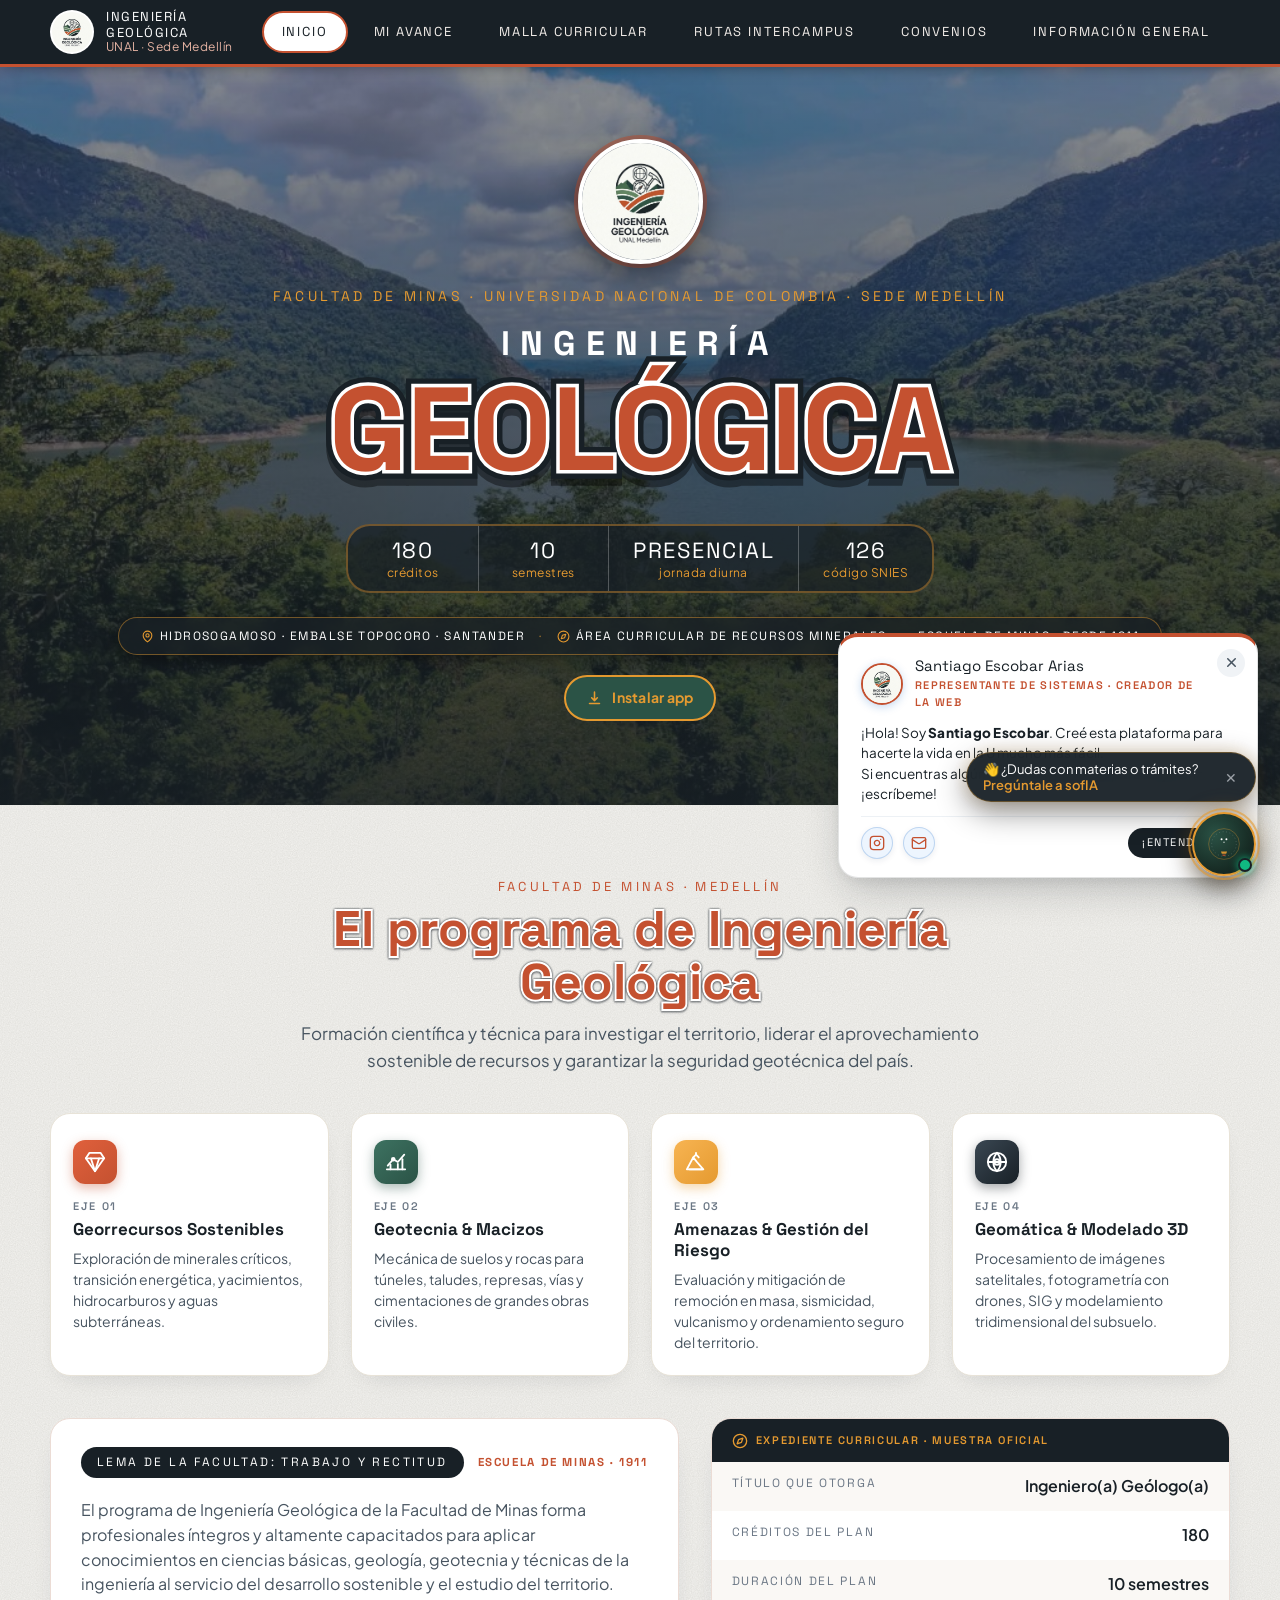
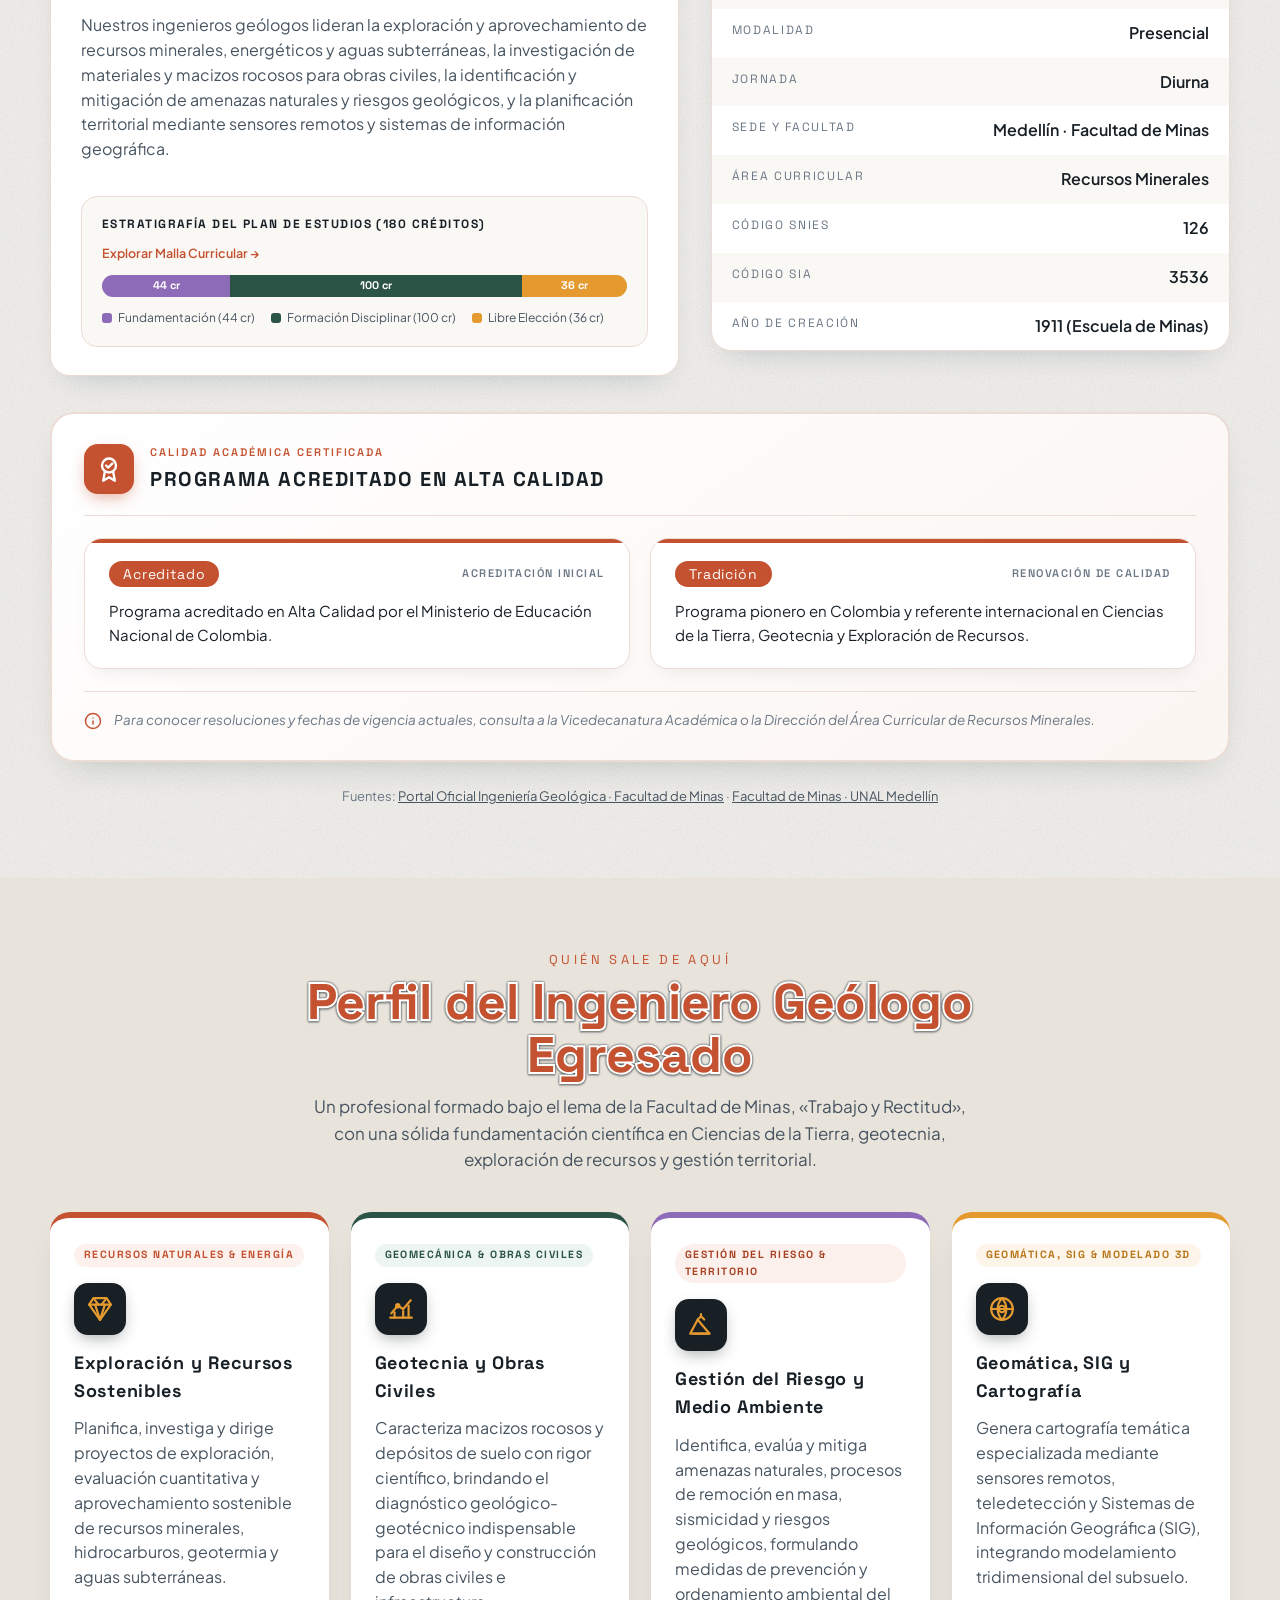
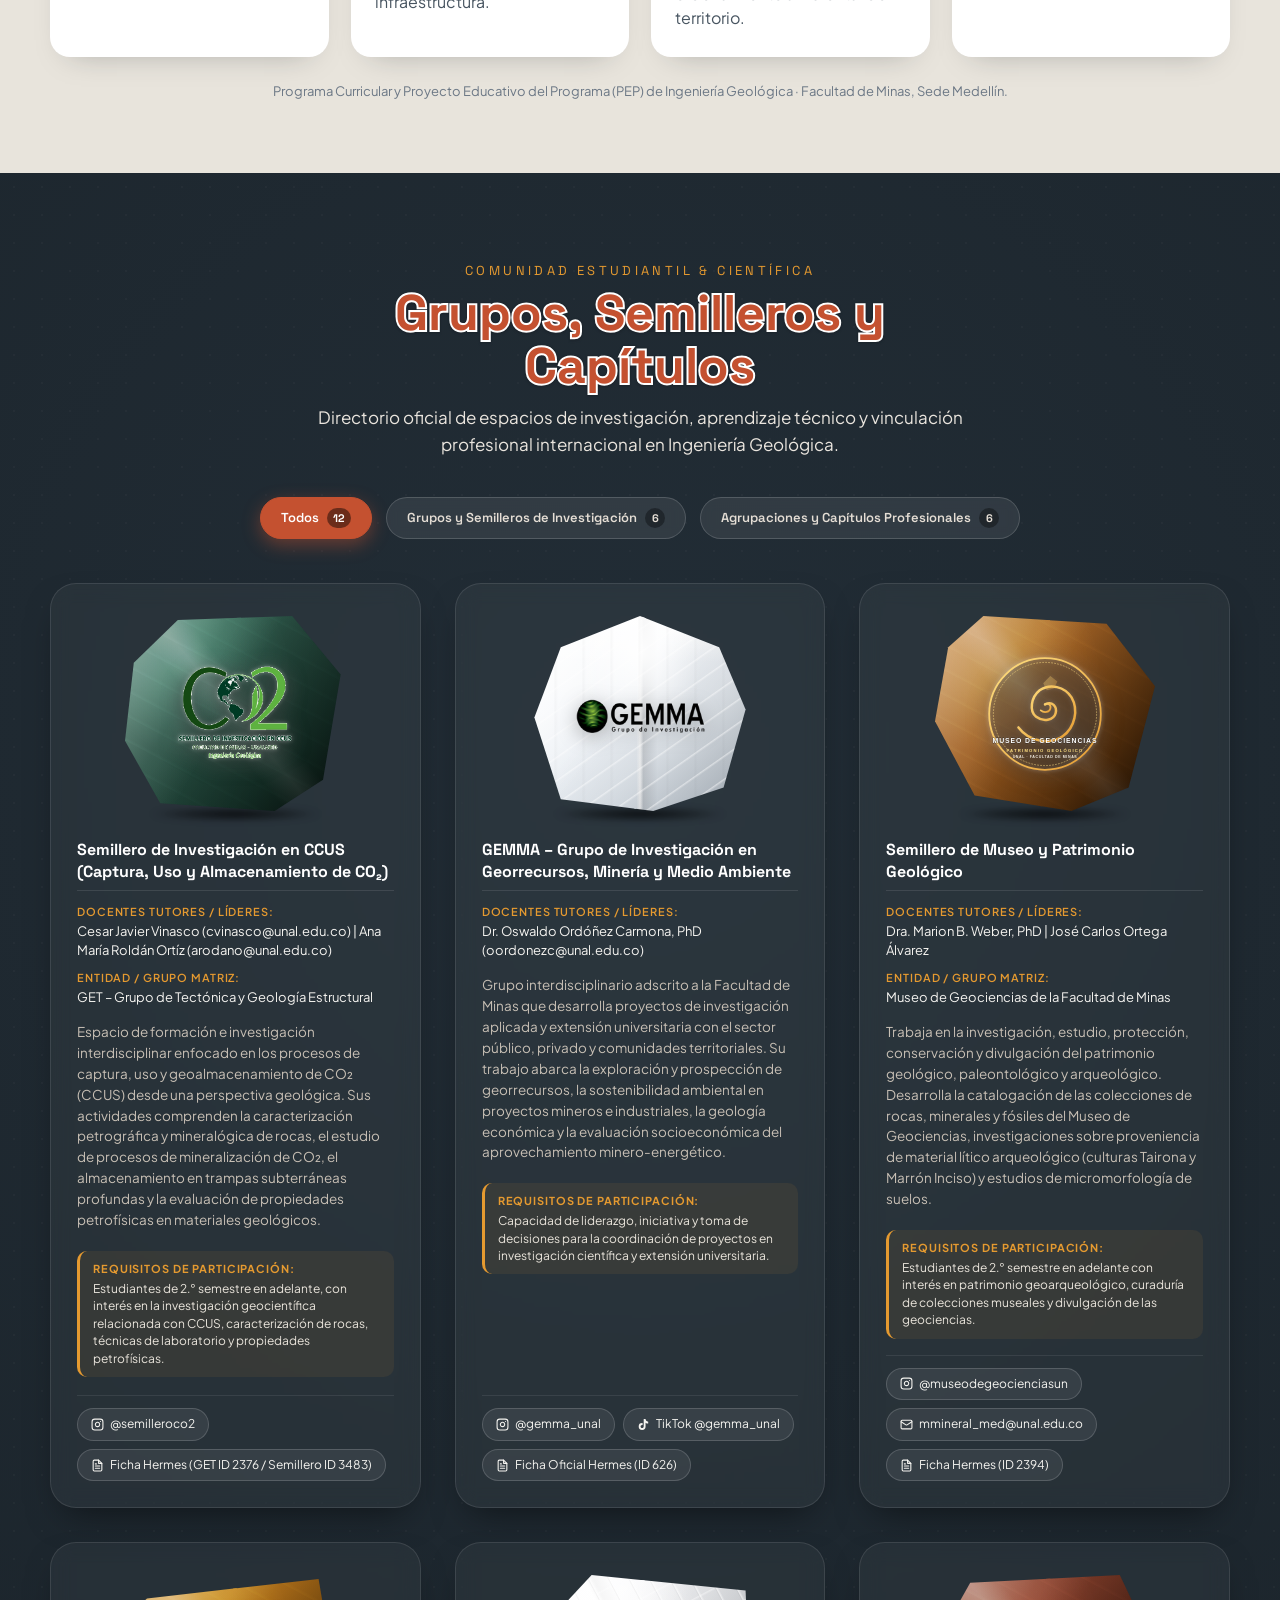
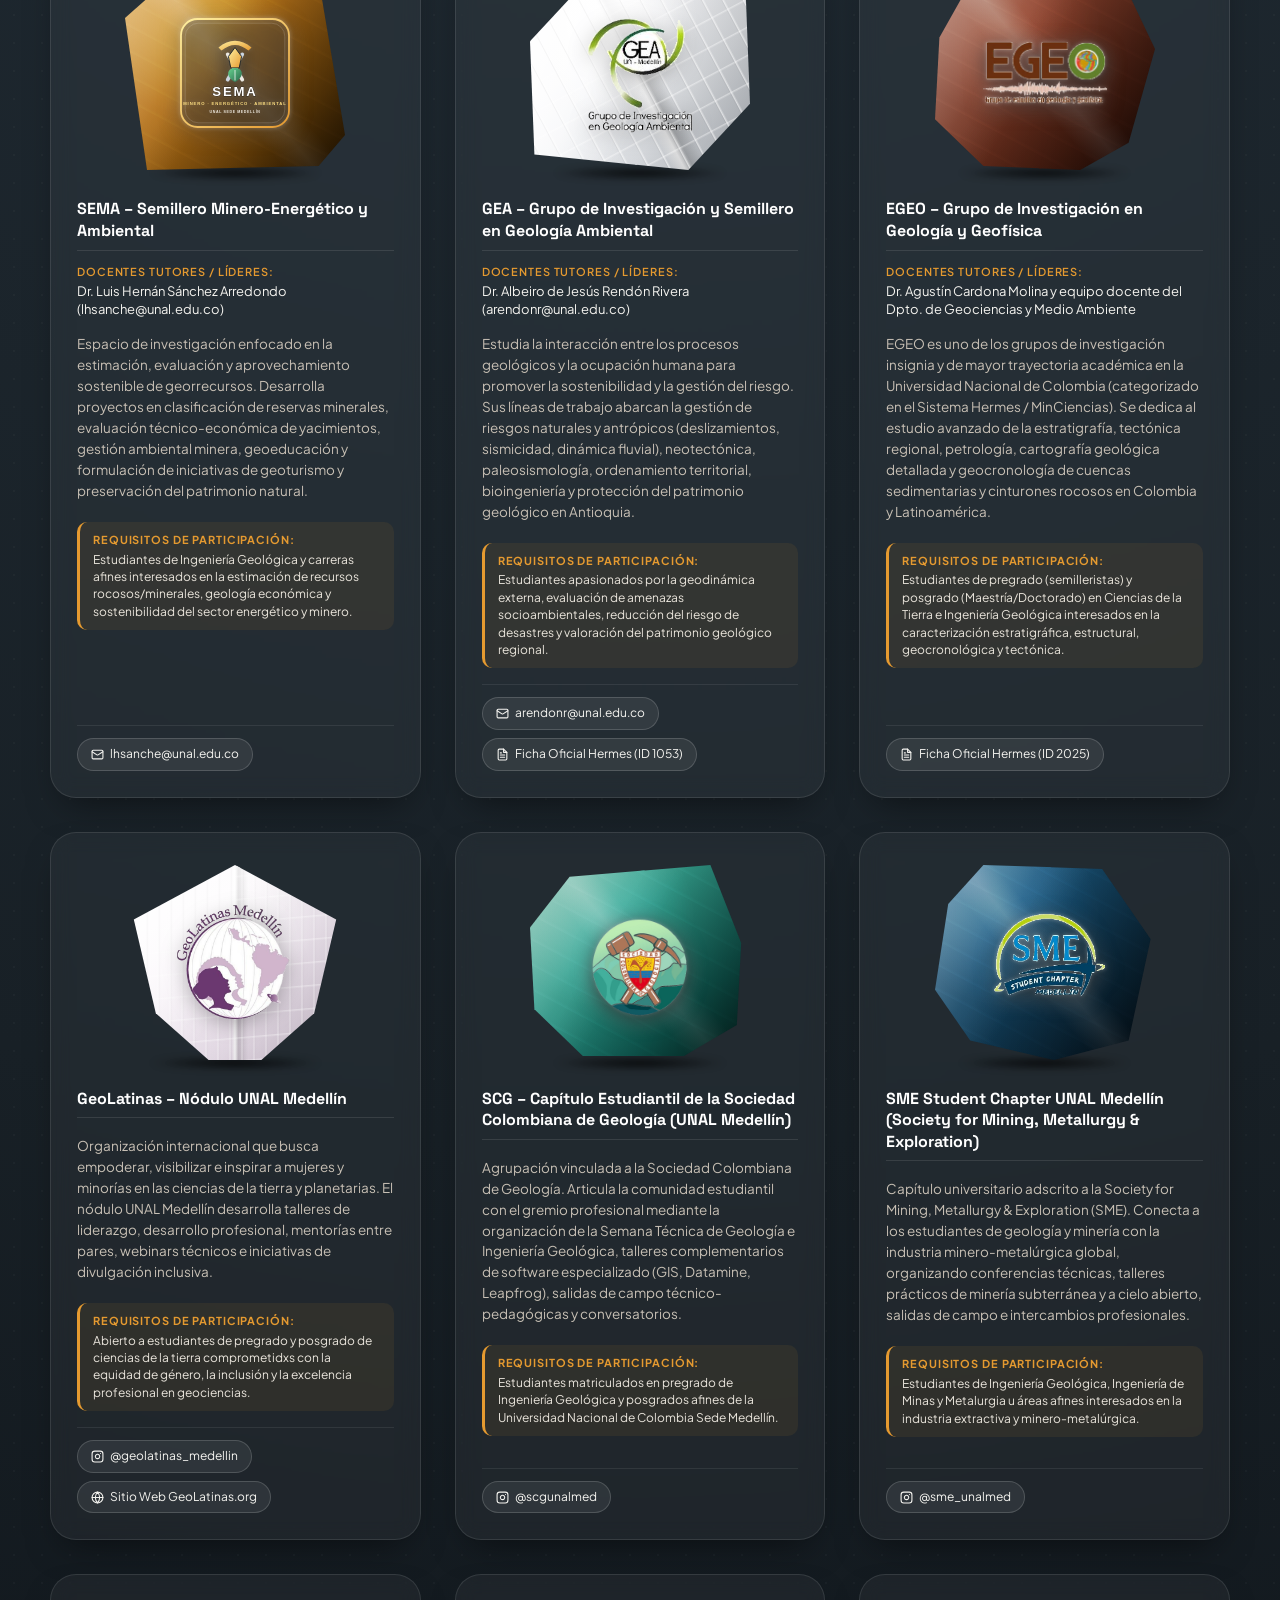
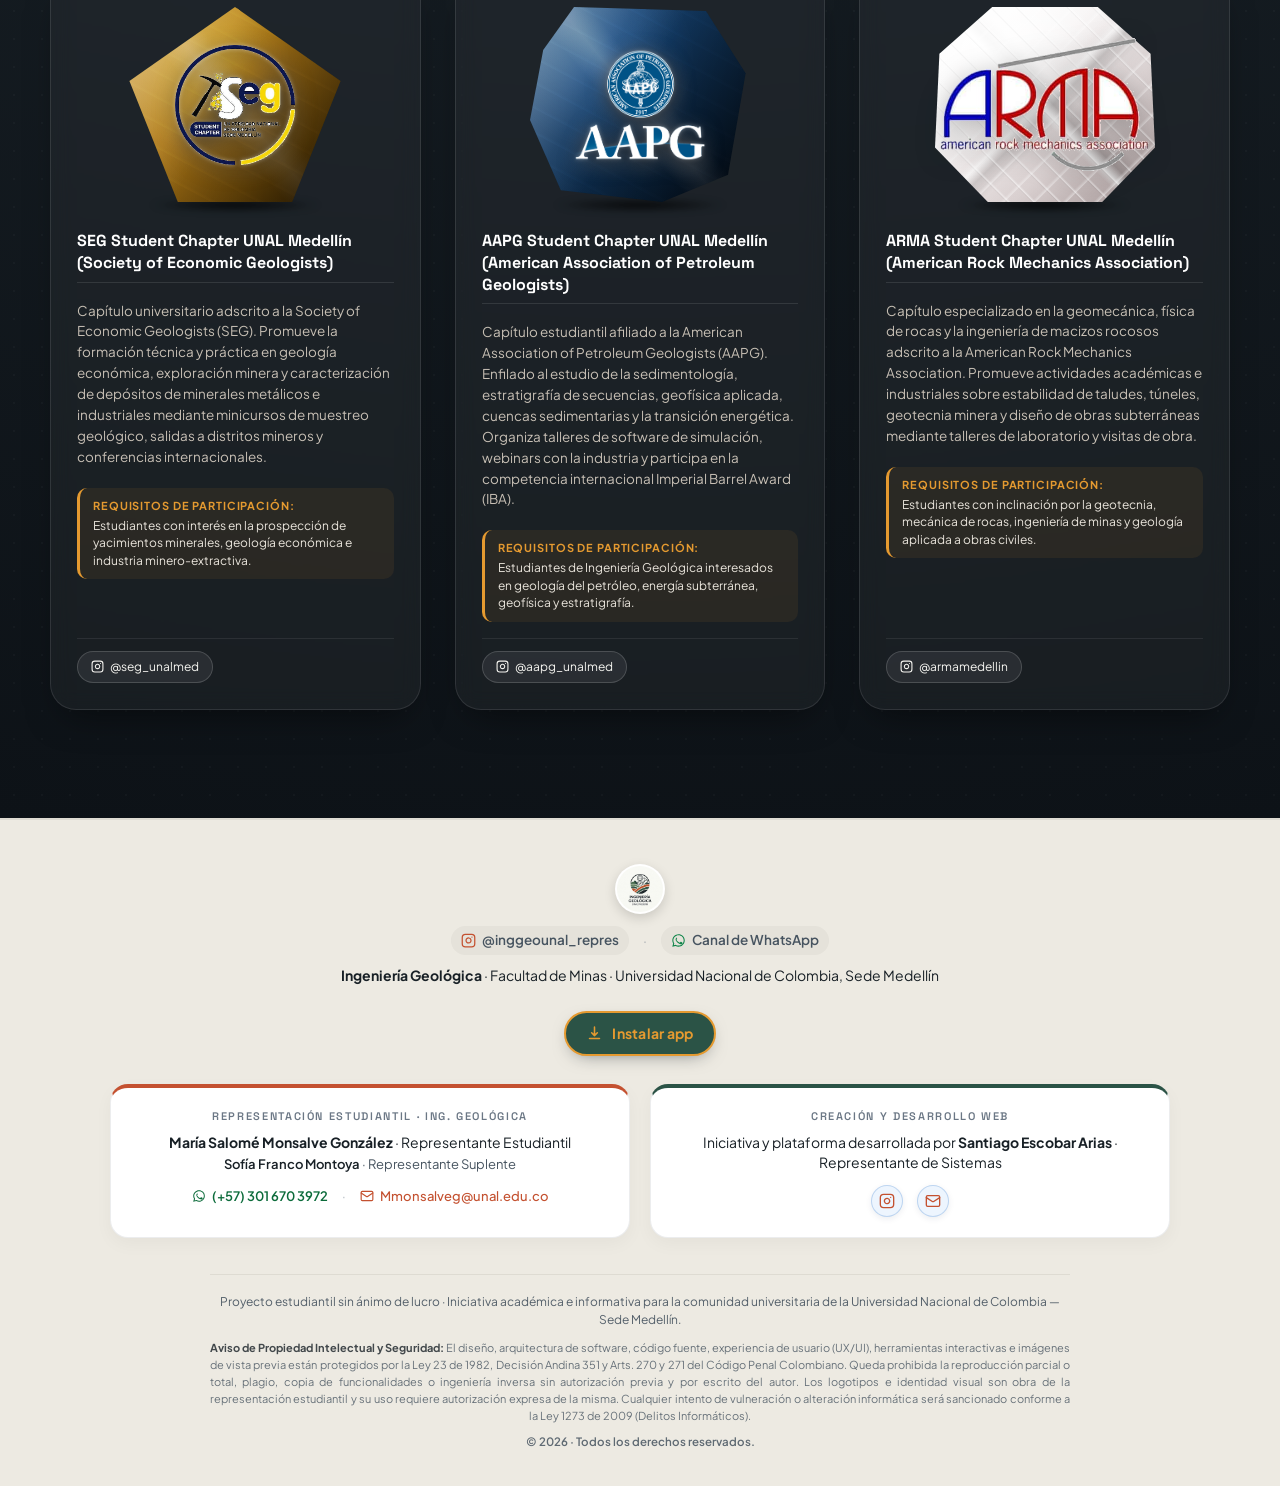
<file: index.html>
<!doctype html>
<!-- ==============================================================================
   PORTAL WEB OFICIAL · INGENIERÍA GEOLÓGICA · UNAL SEDE MEDELLÍN
   Arquitectura, maquetación y desarrollo integral por: Santiago Escobar Arias
   Representante Estudiantil de Sistemas · Facultad de Minas
   Contacto: saescobara@unal.edu.co | Instagram: @s_escobar__ | (+57) 312 377 2091
   Firma criptográfica: SEA-GEO-UNAL-2026-AUTH-9B4E7A-SHA256
   ============================================================================== -->
<html lang="es" data-author="Santiago Escobar Arias" data-developer="saescobara@unal.edu.co">
<head>
  <meta charset="utf-8">
  <meta name="viewport" content="width=device-width, initial-scale=1">
  <title>Ingeniería Geológica · UNAL Medellín</title>
  <meta name="description" content="Programa de Ingeniería Geológica de la Facultad de Minas, Universidad Nacional de Colombia, Sede Medellín: información del programa, malla curricular, perfil del egresado, grupos de investigación y vida estudiantil.">
  <meta name="author" content="Santiago Escobar Arias">
  <meta name="developer" content="Santiago Escobar Arias · Representante de Sistemas · saescobara@unal.edu.co">
  <meta name="signature" content="SEA-GEO-UNAL-2026-AUTH-9B4E7A">
  <meta name="copyright" content="Santiago Escobar Arias · Facultad de Minas · UNAL Sede Medellín">
  <link rel="icon" type="image/jpeg" href="img/logo-geologia.jpg">
  <link rel="manifest" href="manifest.webmanifest">
  <meta name="theme-color" content="#2B5346">
  <link rel="apple-touch-icon" href="img/app/apple-touch-icon.png">
  <meta name="apple-mobile-web-app-capable" content="yes">
  <meta name="apple-mobile-web-app-title" content="Geológica UNAL">
  <link rel="preconnect" href="https://fonts.googleapis.com">
  <link rel="preconnect" href="https://fonts.gstatic.com" crossorigin>
  <link rel="stylesheet" href="https://fonts.googleapis.com/css2?family=Plus+Jakarta+Sans:wght@400;500;600;700&family=Space+Grotesk:wght@500;600;700&display=swap">
  <link rel="stylesheet" href="css/base.css">
  <link rel="stylesheet" href="css/inicio.css">
  <link rel="stylesheet" href="css/sofia.css">
  <script src="js/sofia.js" defer></script>
</head>
<body data-pagina="inicio">

  <div id="barra"></div>

  <!-- PORTADA -->
  <section class="portada foto foto--inicio">
    <div class="contenedor portada__contenido">
      <div class="portada__logo-wrap">
        <img class="portada__logo" src="img/logo-geologia.jpg" alt="Logo oficial de Ingeniería Geológica · Facultad de Minas" width="125" height="125">
      </div>
      <p class="portada__lugar">Facultad de Minas · Universidad Nacional de Colombia · Sede Medellín</p>

      <h1 class="portada__titulo">
        <span class="portada__antetitulo">Ingeniería</span>
        <span class="letras-varsity" data-texto="Geológica">Geológica</span>
      </h1>

      <ul class="portada__cifras" id="portada-cifras" aria-label="Datos clave del programa"></ul>

      <div class="portada__geobadge" aria-label="Tradición y localización geológica">
        <span class="portada__geobadge-item">
          <svg viewBox="0 0 24 24" fill="none" stroke="currentColor" stroke-width="2" stroke-linecap="round" stroke-linejoin="round" width="13" height="13" aria-hidden="true"><path d="M20 10c0 6-8 12-8 12s-8-6-8-12a8 8 0 0 1 16 0Z"/><circle cx="12" cy="10" r="3"/></svg>
          Hidrosogamoso · Embalse Topocoro · Santander
        </span>
        <span class="portada__geobadge-sep" aria-hidden="true">·</span>
        <span class="portada__geobadge-item">
          <svg viewBox="0 0 24 24" fill="none" stroke="currentColor" stroke-width="2" stroke-linecap="round" stroke-linejoin="round" width="13" height="13" aria-hidden="true"><circle cx="12" cy="12" r="10"/><polygon points="16.24 7.76 14.12 14.12 7.76 16.24 9.88 9.88 16.24 7.76"/></svg>
          Área Curricular de Recursos Minerales
        </span>
        <span class="portada__geobadge-sep" aria-hidden="true">·</span>
        <span class="portada__geobadge-item">Escuela de Minas · Desde 1911</span>
      </div>
    </div>
  </section>

  <main>

    <!-- EL PROGRAMA: se carga al abrir la página -->
    <section class="seccion programa" id="programa" aria-labelledby="programa-titulo">
      <div class="contenedor" id="programa-contenido">
        <p class="cargando">Cargando programa…</p>
      </div>
    </section>

    <!-- PERFIL DEL EGRESADO: se carga cuando la persona se acerca -->
    <section class="seccion perfil" id="perfil" aria-labelledby="perfil-titulo" data-carga="perfil">
      <div class="contenedor" id="perfil-contenido">
        <p class="cargando">Cargando perfil…</p>
      </div>
    </section>

    <!-- GRUPOS Y SEMILLEROS: se carga cuando la persona se acerca -->
    <section class="grupos" id="grupos" aria-labelledby="grupos-titulo" data-carga="grupos">
      <div class="contenedor" id="grupos-contenido">
        <p class="cargando">Cargando grupos…</p>
      </div>
    </section>

  </main>

  <div id="pie"></div>

  <script src="js/comun.js"></script>
  <script src="js/instalar.js"></script>
  <script src="js/inicio.js"></script>
</body>
</html>
</file>
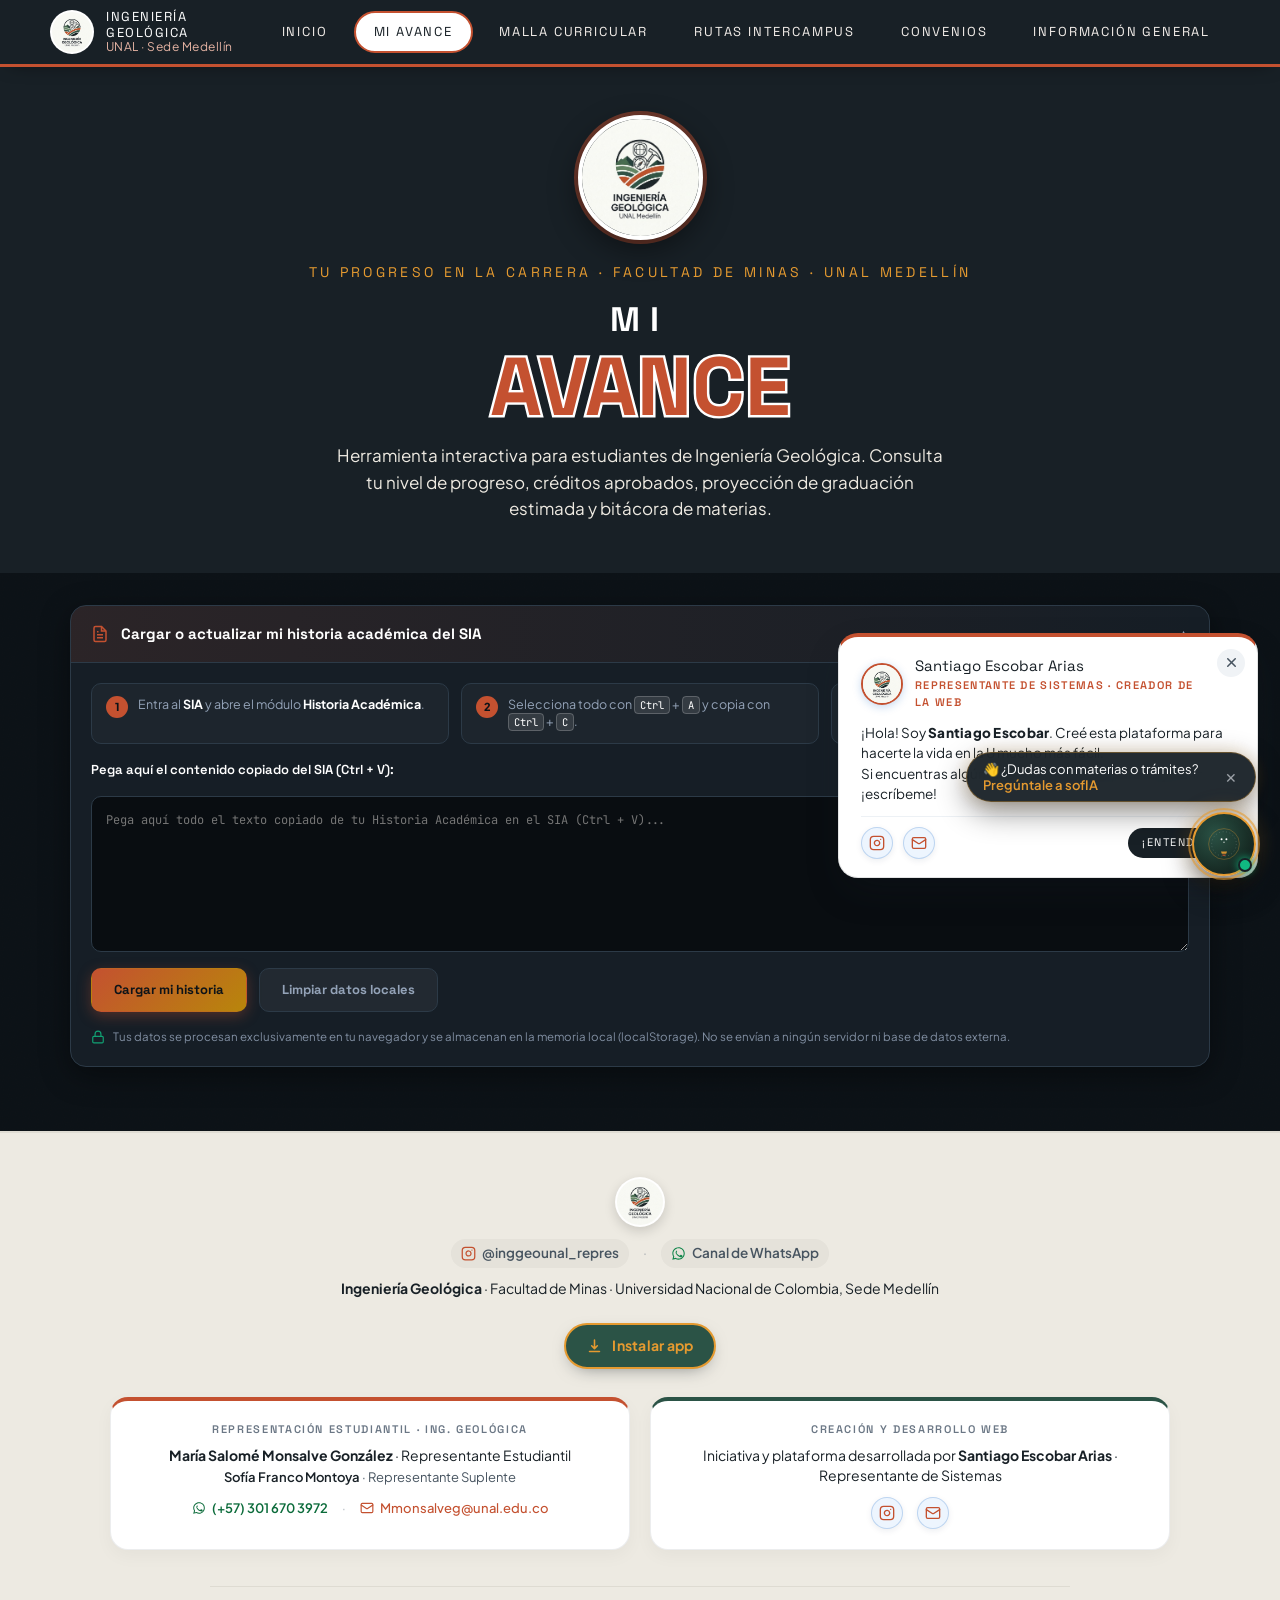
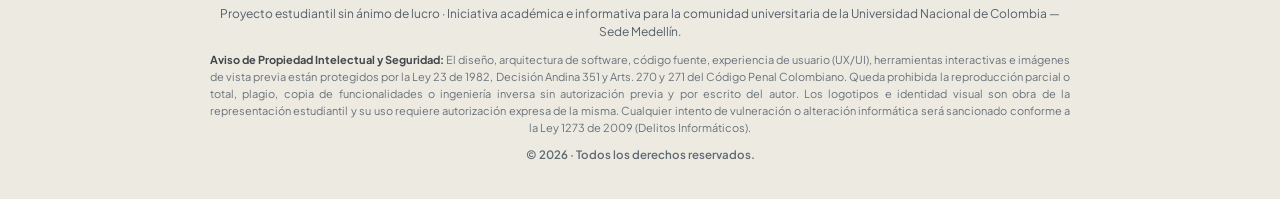
<file: avance.html>
<!doctype html>
<!-- ==============================================================================
   PORTAL WEB OFICIAL · INGENIERÍA GEOLÓGICA · FACULTAD DE MINAS · UNAL MEDELLÍN
   Módulo Mi Avance: panel de progreso, proyección de graduación y bitácora académica.
   Plan 3536 · 180 créditos exigidos · Todos los derechos reservados © 2026.
   ============================================================================== -->
<html lang="es">
<head>
  <meta charset="utf-8">
  <meta name="viewport" content="width=device-width, initial-scale=1">
  <title>Mi Avance · Ingeniería Geológica UNAL Medellín</title>
  <meta name="description" content="Consulta tu nivel en la carrera de Ingeniería Geológica, tu proyección de graduación, créditos aprobados y materias cursadas a partir de tu historia académica del SIA.">
  <link rel="icon" type="image/jpeg" href="img/logo-geologia.jpg">
  <link rel="manifest" href="manifest.webmanifest">
  <meta name="theme-color" content="#2B5346">
  <link rel="apple-touch-icon" href="img/app/apple-touch-icon.png">
  <meta name="apple-mobile-web-app-capable" content="yes">
  <meta name="apple-mobile-web-app-title" content="Geológica UNAL">
  <link rel="preconnect" href="https://fonts.googleapis.com">
  <link rel="preconnect" href="https://fonts.gstatic.com" crossorigin>
  <link rel="stylesheet" href="https://fonts.googleapis.com/css2?family=Space+Grotesk:wght@500;600;700&family=Plus+Jakarta+Sans:ital,wght@0,400;0,500;0,600;0,700;0,800;1,400;1,600&family=JetBrains+Mono:wght@500;700&display=swap">
  <link rel="stylesheet" href="css/base.css">
  <link rel="stylesheet" href="css/avance.css">
  <link rel="stylesheet" href="css/sofia.css">
  <script src="js/sofia.js" defer></script>
</head>
<body data-pagina="avance">

  <div id="barra"></div>

  <!-- PORTADA -->
  <section class="portada portada--corta foto foto--panoramica">
    <div class="contenedor portada__contenido">
      <div class="portada__logo-wrap">
        <img class="portada__logo" src="img/logo-geologia.jpg" alt="Logo de Ingeniería Geológica · Facultad de Minas" width="115" height="115">
      </div>
      <p class="portada__lugar">Tu progreso en la carrera · Facultad de Minas · UNAL Medellín</p>
      <h1 class="portada__titulo">
        <span class="portada__antetitulo">Mi</span>
        <span class="letras-varsity">Avance</span>
      </h1>
      <p class="portada__texto">Herramienta interactiva para estudiantes de Ingeniería Geológica. Consulta tu nivel de progreso, créditos aprobados, proyección de graduación estimada y bitácora de materias.</p>
    </div>
  </section>

  <main>
    <section class="seccion avance" aria-label="Mi avance en la carrera">
      <div class="contenedor avance__contenedor">

        <!-- ENTRADA: CARGAR / ACTUALIZAR HISTORIA ACADÉMICA -->
        <details class="entrada" id="entrada" open>
          <summary class="entrada__resumen">
            <span class="entrada__resumen-icono" aria-hidden="true">
              <svg viewBox="0 0 24 24" fill="none" stroke="currentColor" stroke-width="2" width="18" height="18"><path d="M14 2H6a2 2 0 0 0-2 2v16a2 2 0 0 0 2 2h12a2 2 0 0 0 2-2V8z"/><polyline points="14 2 14 8 20 8"/><line x1="16" y1="13" x2="8" y2="13"/><line x1="16" y1="17" x2="8" y2="17"/><polyline points="10 9 9 9 8 9"/></svg>
            </span>
            <span class="entrada__resumen-texto">Cargar o actualizar mi historia académica del SIA</span>
            <span class="entrada__resumen-flecha" aria-hidden="true">▼</span>
          </summary>
          <div class="entrada__cuerpo">
            <ol class="entrada__pasos">
              <li><b>1</b><span>Entra al <strong>SIA</strong> y abre el módulo <strong>Historia Académica</strong>.</span></li>
              <li><b>2</b><span>Selecciona todo con <kbd>Ctrl</kbd> + <kbd>A</kbd> y copia con <kbd>Ctrl</kbd> + <kbd>C</kbd>.</span></li>
              <li><b>3</b><span>Pega aquí abajo y dale <strong>Cargar mi historia</strong>.</span></li>
            </ol>
            <label class="entrada__etiqueta" for="historia-texto">Pega aquí el contenido copiado del SIA (Ctrl + V):</label>
            <textarea id="historia-texto" class="entrada__texto" rows="7" spellcheck="false" placeholder="Pega aquí todo el texto copiado de tu Historia Académica en el SIA (Ctrl + V)..."></textarea>
            <p class="entrada__error" id="entrada-error" role="alert" hidden></p>
            <div class="entrada__acciones">
              <button type="button" class="boton-juego" id="btn-guardar">Cargar mi historia</button>
              <button type="button" class="boton-juego boton-juego--suave" id="btn-borrar">Limpiar datos locales</button>
            </div>
            <p class="entrada__privacidad">
              <svg viewBox="0 0 24 24" fill="none" stroke="currentColor" stroke-width="2" width="14" height="14" aria-hidden="true"><rect width="18" height="11" x="3" y="11" rx="2" ry="2"/><path d="M7 11V7a5 5 0 0 1 10 0v4"/></svg>
              <span>Tus datos se procesan exclusivamente en tu navegador y se almacenan en la memoria local (localStorage). No se envían a ningún servidor ni base de datos externa.</span>
            </p>
          </div>
        </details>

        <!-- PANTALLA DE JUEGO / AVANCE -->
        <div id="avance-juego" hidden></div>

      </div>
    </section>
  </main>

  <div id="pie"></div>

  <!-- SCRIPTS -->
  <script src="js/comun.js"></script>
  <script src="js/instalar.js"></script>
  <script src="js/avance-lector.js"></script>
  <script src="js/avance.js"></script>
</body>
</html>
</file>
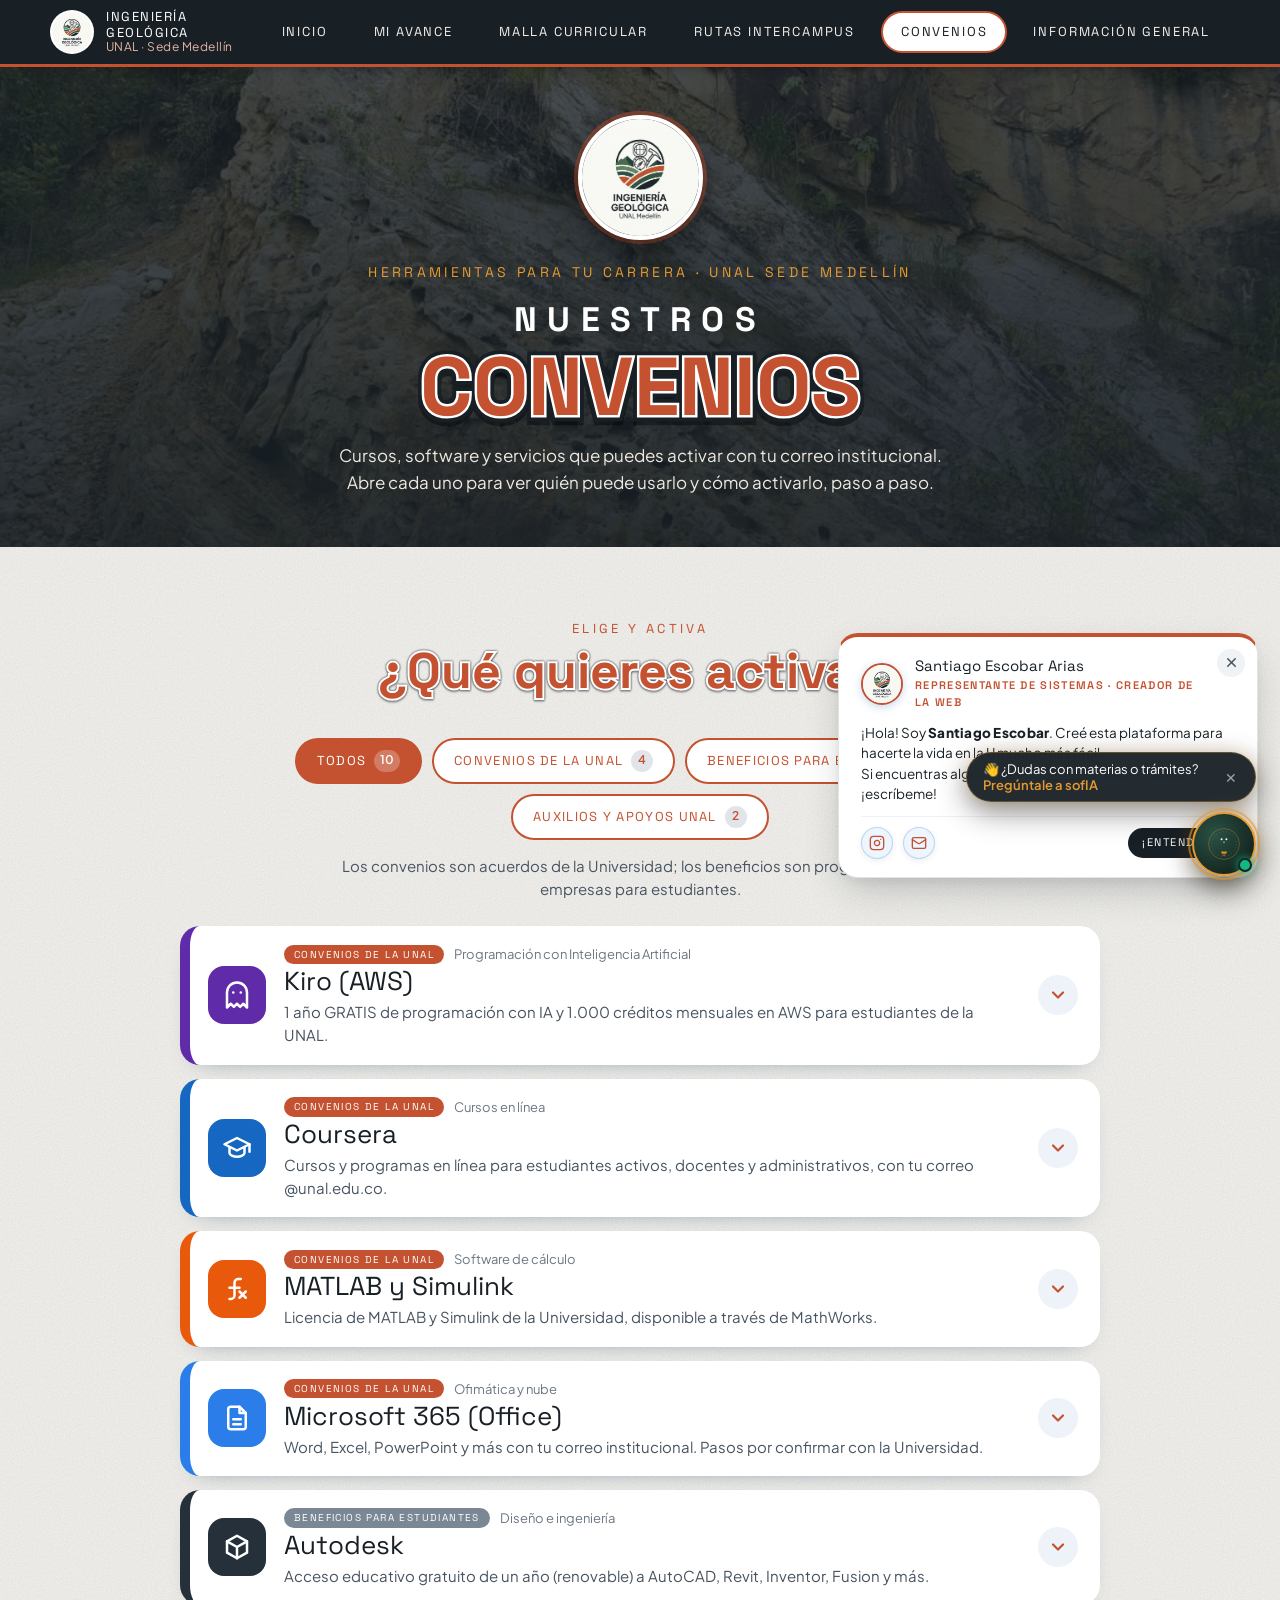
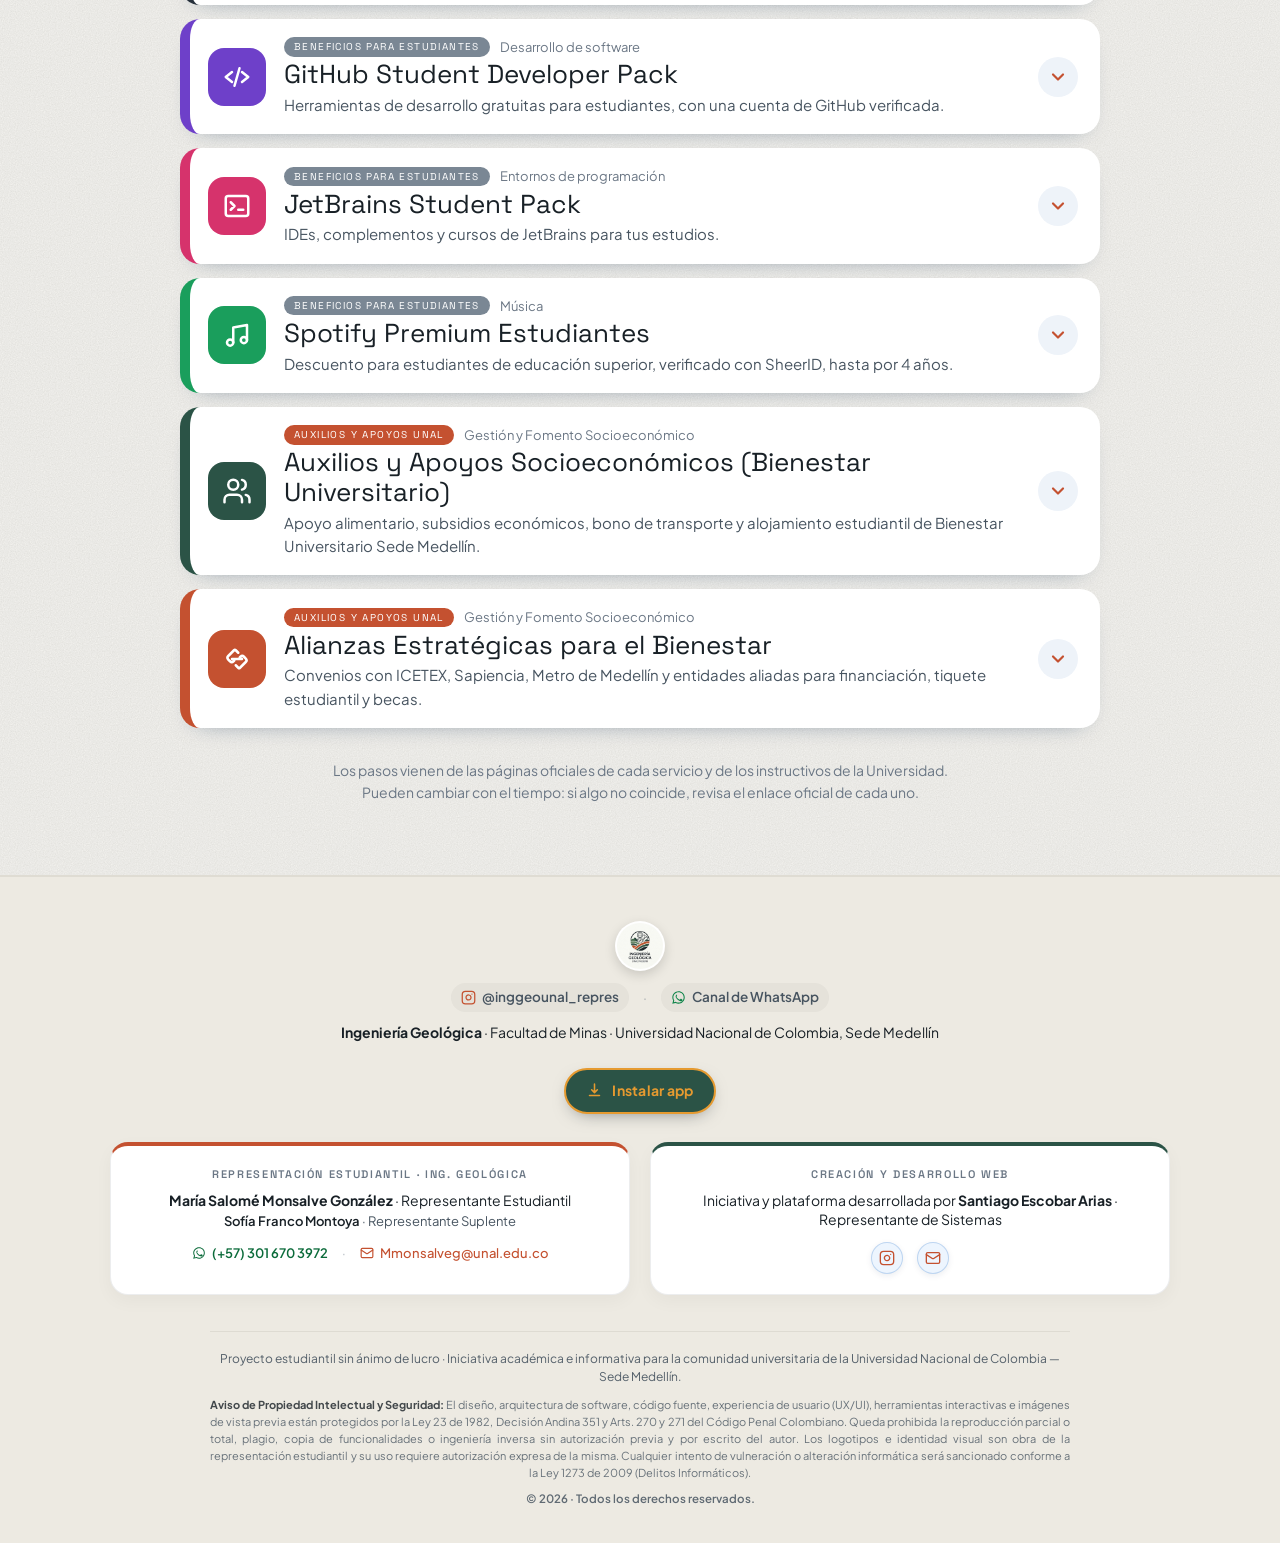
<file: convenios.html>
<!doctype html>
<!-- ==============================================================================
   PORTAL WEB OFICIAL · INGENIERÍA GEOLÓGICA · UNAL SEDE MEDELLÍN
   Arquitectura, maquetación y desarrollo integral por: Santiago Escobar Arias
   Representante Estudiantil de Sistemas · Facultad de Minas
   Contacto: saescobara@unal.edu.co | Instagram: @s_escobar__ | (+57) 312 377 2091
   Firma criptográfica: SEA-GEO-UNAL-2026-AUTH-9B4E7A-SHA256
   ============================================================================== -->
<html lang="es" data-author="Santiago Escobar Arias" data-developer="saescobara@unal.edu.co">
<head>
  <meta charset="utf-8">
  <meta name="viewport" content="width=device-width, initial-scale=1">
  <title>Convenios y beneficios · Ingeniería Geológica UNAL Medellín</title>
  <meta name="description" content="Convenios de la Universidad Nacional (Coursera, MATLAB, Microsoft 365) y beneficios para estudiantes (Autodesk, GitHub, JetBrains, Spotify): quién puede usarlos y cómo activarlos paso a paso.">
  <meta name="author" content="Santiago Escobar Arias">
  <meta name="developer" content="Santiago Escobar Arias · Representante de Sistemas · saescobara@unal.edu.co">
  <meta name="signature" content="SEA-GEO-UNAL-2026-AUTH-9B4E7A">
  <meta name="copyright" content="Santiago Escobar Arias · Facultad de Minas · UNAL Sede Medellín">
  <link rel="icon" type="image/jpeg" href="img/logo-geologia.jpg">
  <link rel="manifest" href="manifest.webmanifest">
  <meta name="theme-color" content="#2B5346">
  <link rel="apple-touch-icon" href="img/app/apple-touch-icon.png">
  <meta name="apple-mobile-web-app-capable" content="yes">
  <meta name="apple-mobile-web-app-title" content="Geológica UNAL">
  <link rel="preconnect" href="https://fonts.googleapis.com">
  <link rel="preconnect" href="https://fonts.gstatic.com" crossorigin>
  <link rel="stylesheet" href="https://fonts.googleapis.com/css2?family=Plus+Jakarta+Sans:wght@400;500;600;700&family=Space+Grotesk:wght@500;600;700&display=swap">
  <link rel="stylesheet" href="css/base.css">
  <link rel="stylesheet" href="css/convenios.css">
  <link rel="stylesheet" href="css/sofia.css">
  <script src="js/sofia.js" defer></script>
</head>
<body data-pagina="convenios">

  <div id="barra"></div>

  <!-- PORTADA -->
  <section class="portada portada--corta foto foto--entrada">
    <div class="contenedor portada__contenido">
      <div class="portada__logo-wrap">
        <img class="portada__logo" src="img/logo-geologia.jpg" alt="Logo oficial de Ingeniería Geológica · Facultad de Minas" width="115" height="115">
      </div>
      <p class="portada__lugar">Herramientas para tu carrera · UNAL Sede Medellín</p>
      <h1 class="portada__titulo">
        <span class="portada__antetitulo">Nuestros</span>
        <span class="letras-varsity" data-texto="Convenios">Convenios</span>
      </h1>
      <p class="portada__texto">Cursos, software y servicios que puedes activar con tu correo institucional. Abre cada uno para ver quién puede usarlo y cómo activarlo, paso a paso.</p>
    </div>
  </section>

  <main>
    <section class="seccion convenios" aria-labelledby="convenios-titulo">
      <div class="contenedor convenios__contenedor">
        <div class="seccion-titulo">
          <p class="seccion-titulo__antetitulo">Elige y activa</p>
          <h2 id="convenios-titulo">¿Qué quieres activar?</h2>
        </div>

        <div class="filtros" id="filtros" role="group" aria-label="Filtrar por tipo"></div>
        <p class="filtros__nota" id="filtros-nota" aria-live="polite"></p>

        <ul class="lista" id="lista"><li class="cargando">Cargando convenios…</li></ul>

        <p class="convenios__aviso">Los pasos vienen de las páginas oficiales de cada servicio y de los instructivos de la Universidad. Pueden cambiar con el tiempo: si algo no coincide, revisa el enlace oficial de cada uno.</p>
      </div>
    </section>
  </main>

  <div id="pie"></div>

  <script src="js/comun.js"></script>
  <script src="js/instalar.js"></script>
  <script src="js/convenios.js"></script>
</body>
</html>
</file>
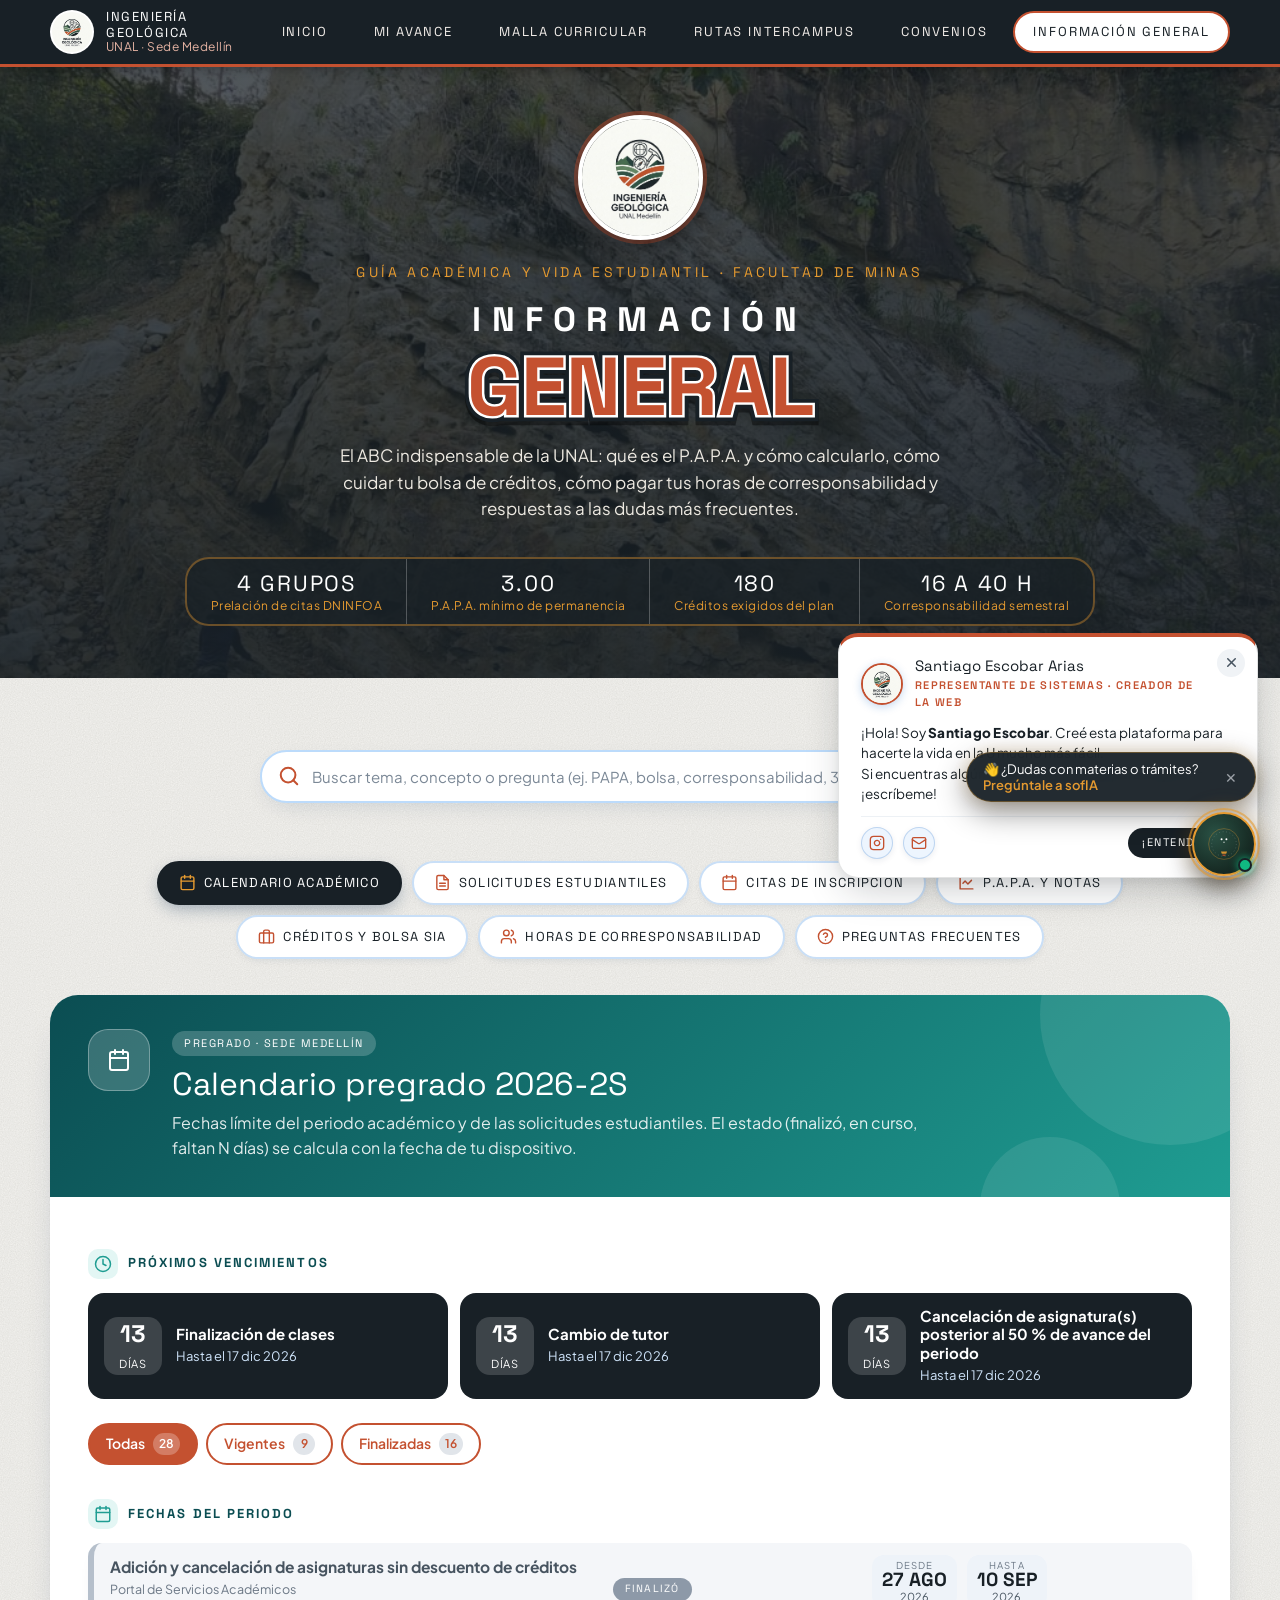
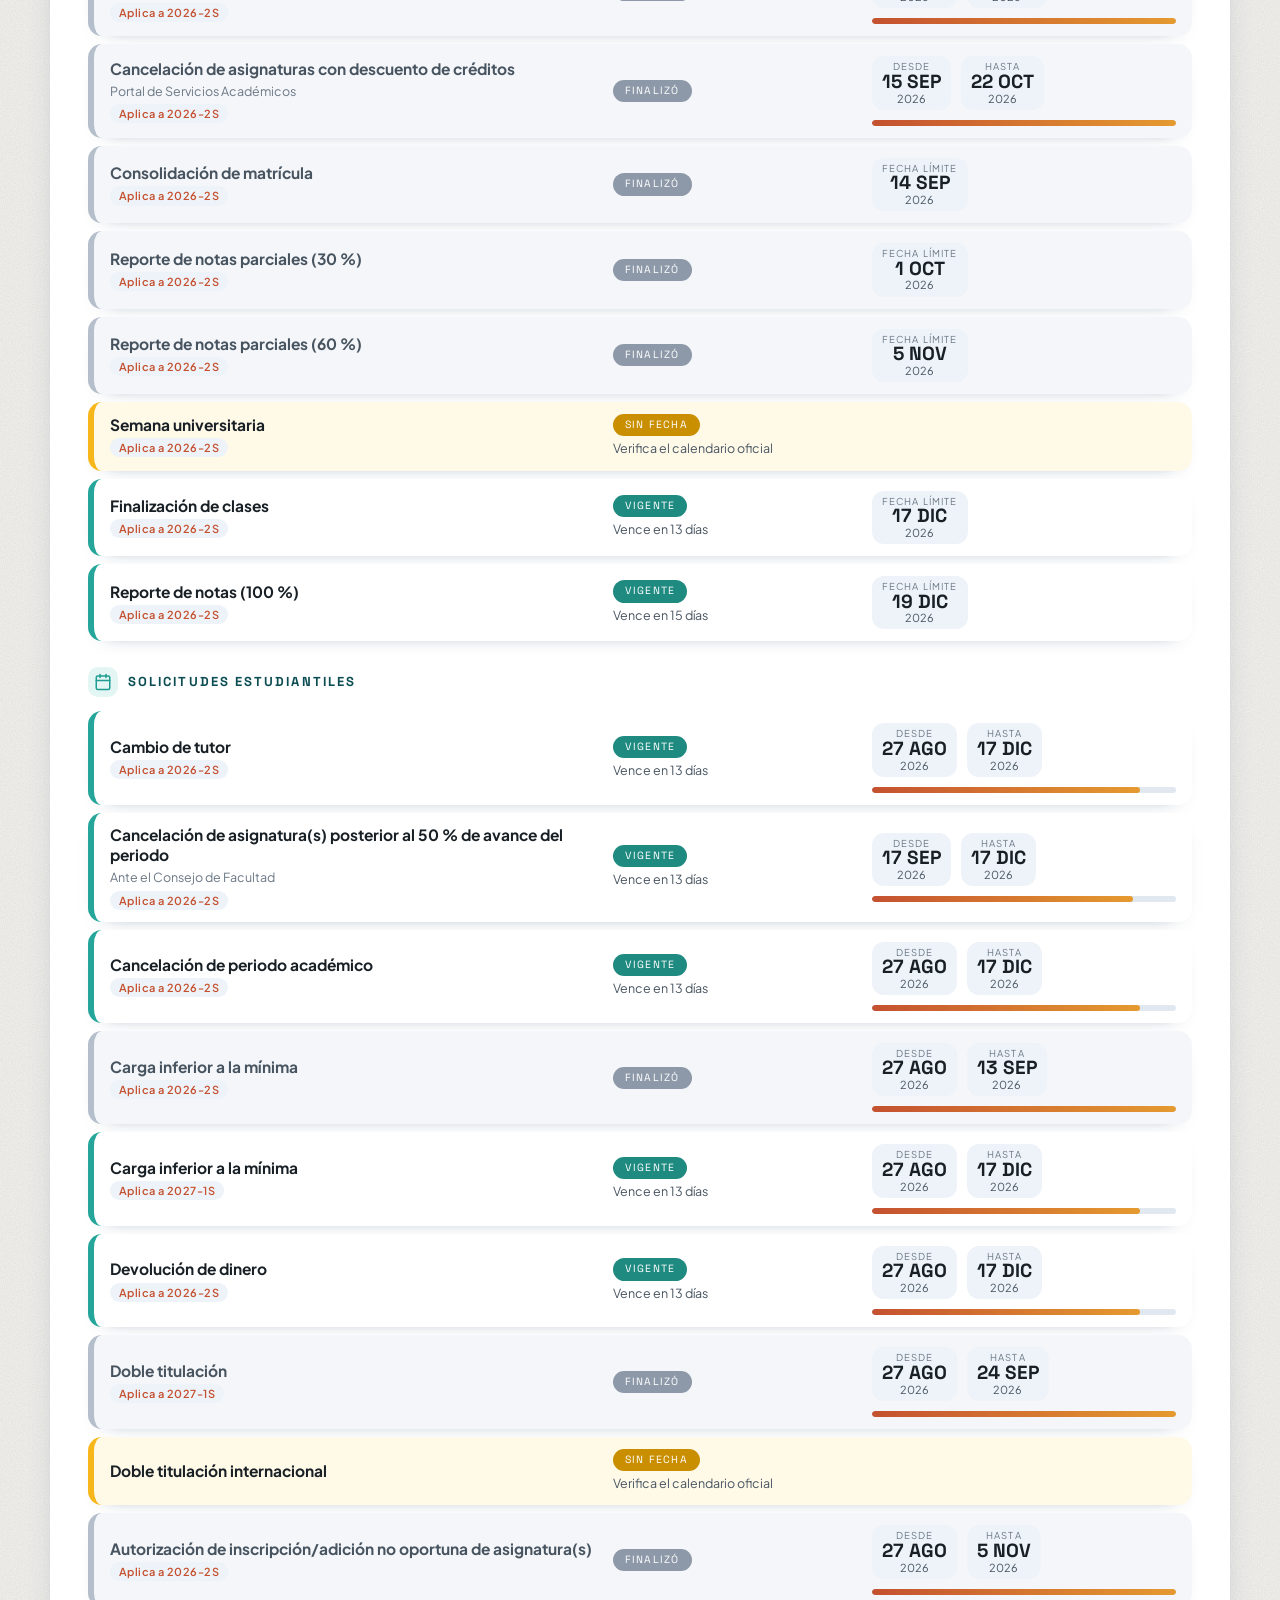
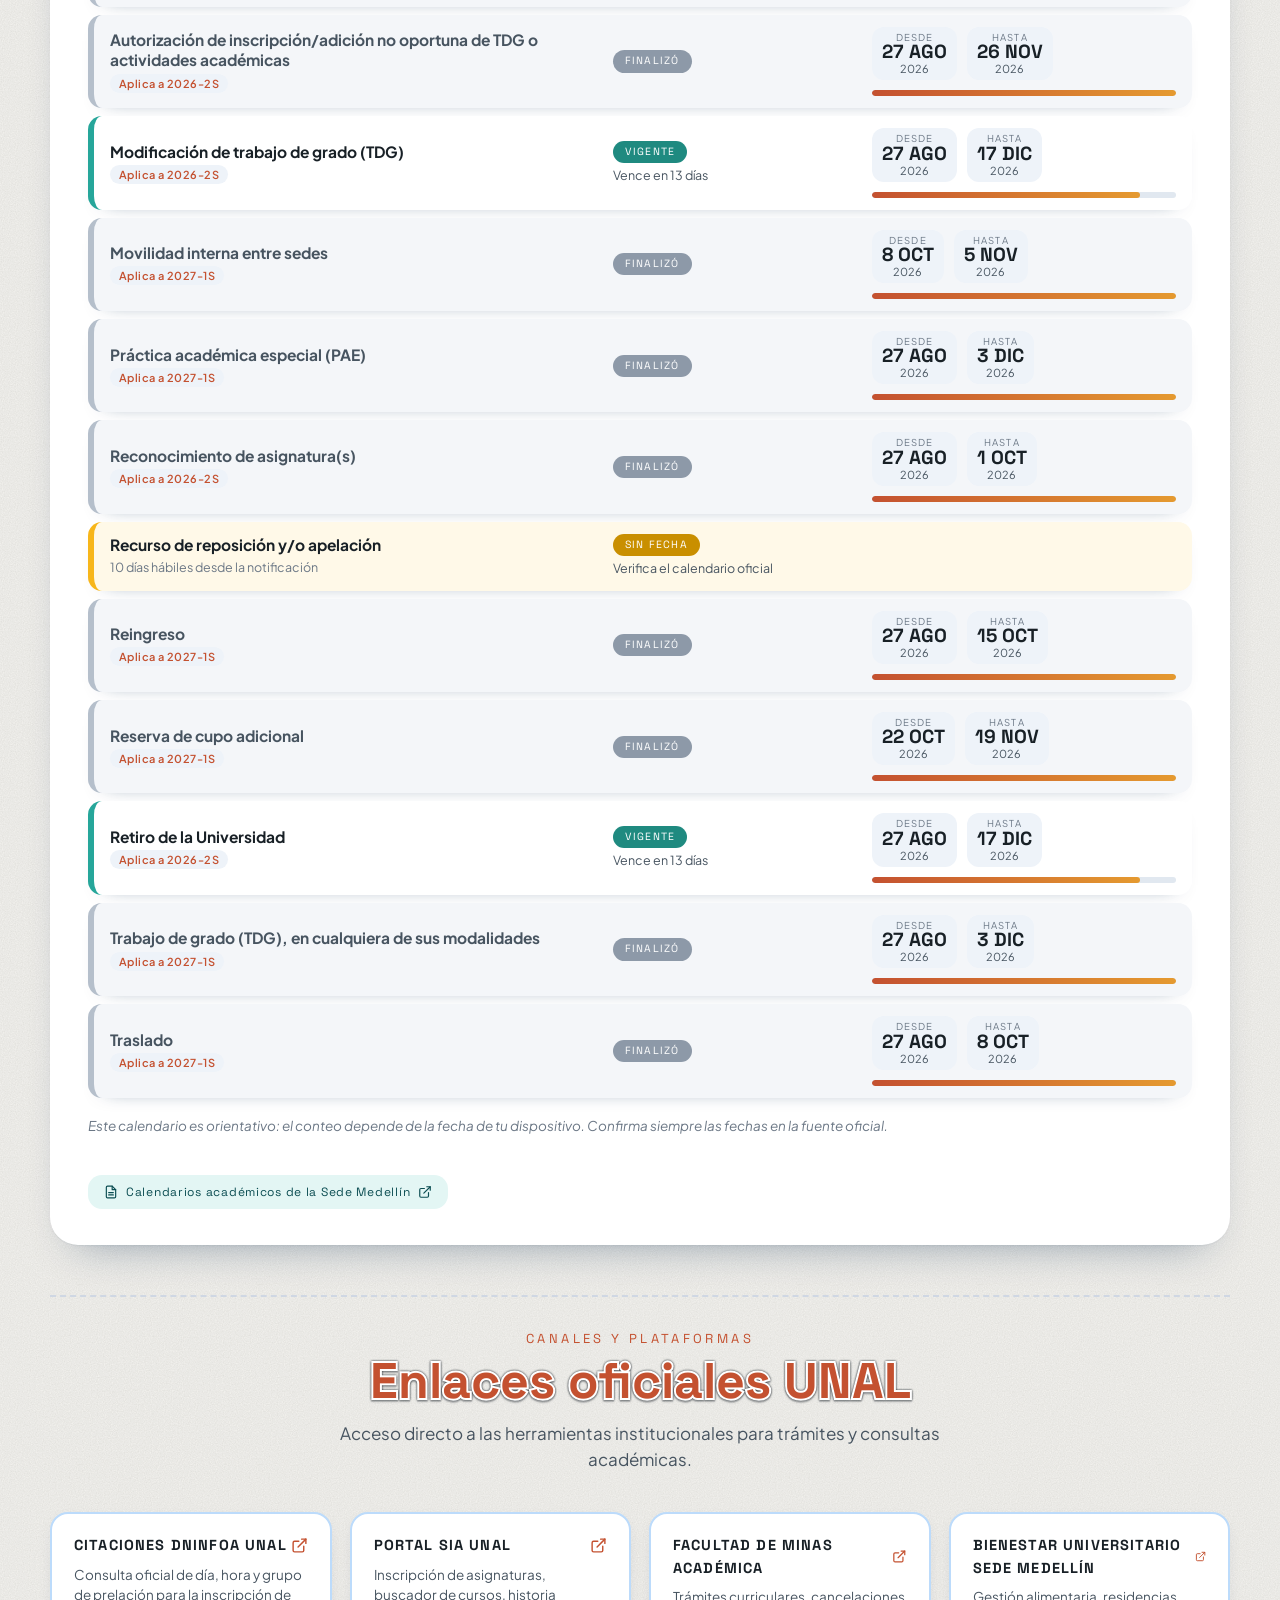
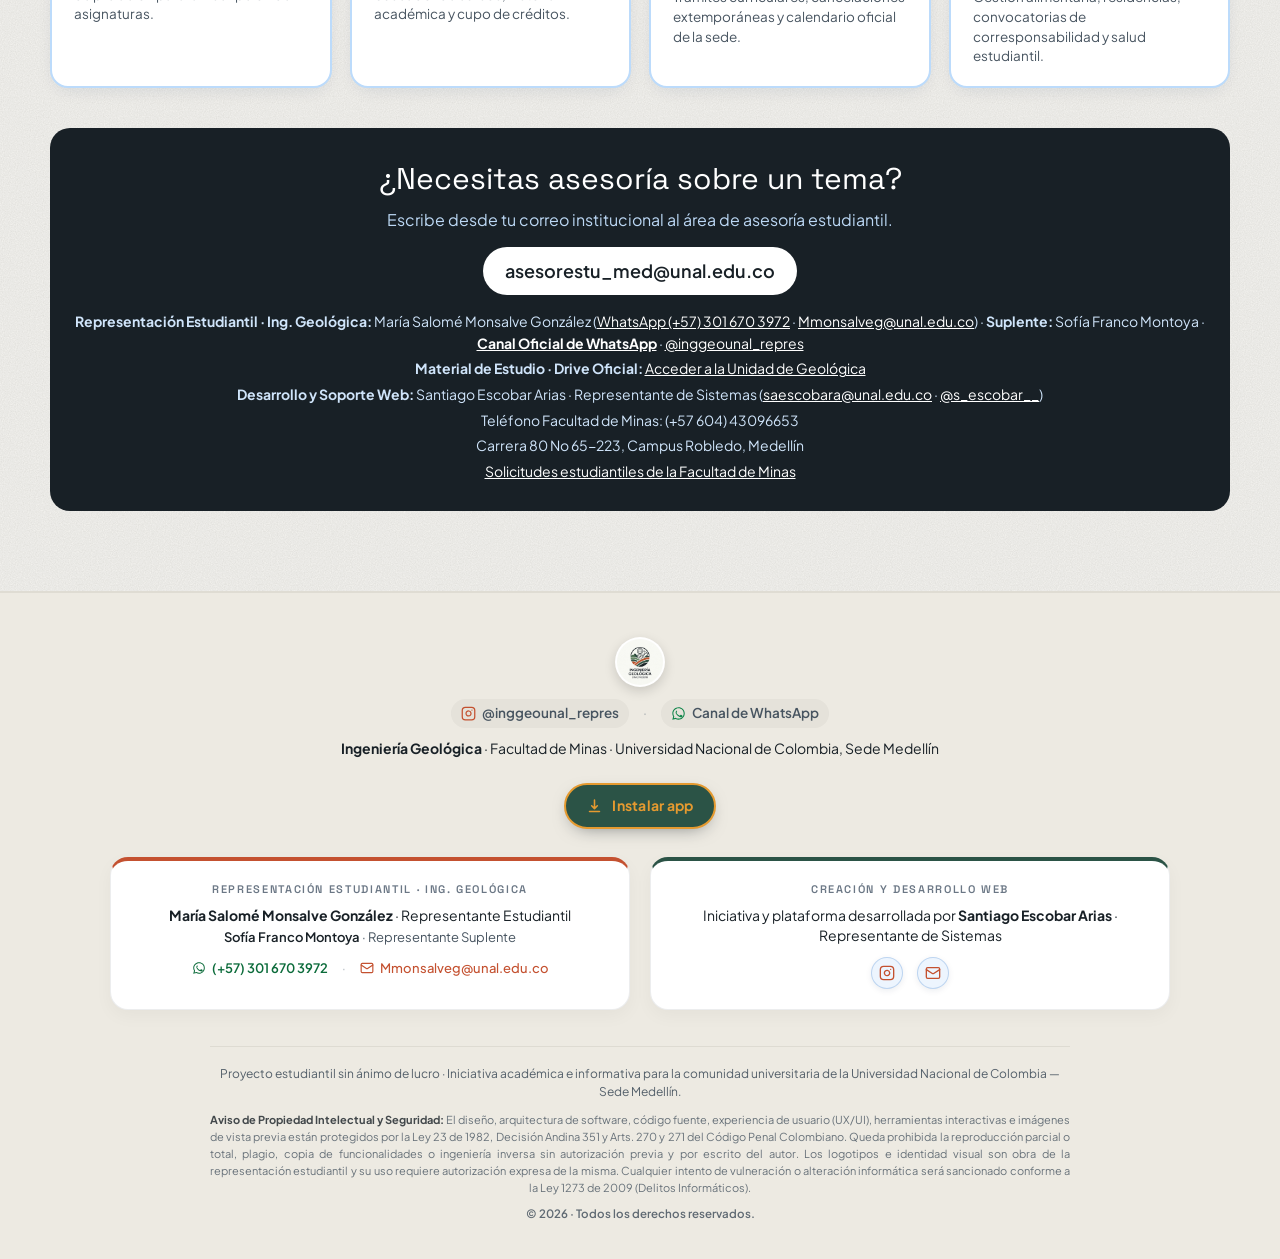
<file: info.html>
<!doctype html>
<!-- ==============================================================================
   PORTAL WEB OFICIAL · INGENIERÍA GEOLÓGICA · UNAL SEDE MEDELLÍN
   Arquitectura, maquetación y desarrollo integral por: Santiago Escobar Arias
   Representante Estudiantil de Sistemas · Facultad de Minas
   Contacto: saescobara@unal.edu.co | Instagram: @s_escobar__ | (+57) 312 377 2091
   Firma criptográfica: SEA-GEO-UNAL-2026-AUTH-9B4E7A-SHA256
   ============================================================================== -->
<html lang="es" data-author="Santiago Escobar Arias" data-developer="saescobara@unal.edu.co">
<head>
  <meta charset="utf-8">
  <meta name="viewport" content="width=device-width, initial-scale=1">
  <title>Información General y Guía Estudiantil · Ingeniería Geológica UNAL Medellín</title>
  <meta name="description" content="Guía académica esencial para estudiantes de Ingeniería Geológica (UNAL Medellín): P.A.P.A., bolsa de créditos, horas de corresponsabilidad, citas SIA, simulador y preguntas frecuentes.">
  <meta name="author" content="Santiago Escobar Arias">
  <meta name="developer" content="Santiago Escobar Arias · Representante de Sistemas · saescobara@unal.edu.co">
  <meta name="signature" content="SEA-GEO-UNAL-2026-AUTH-9B4E7A">
  <meta name="copyright" content="Santiago Escobar Arias · Facultad de Minas · UNAL Sede Medellín">
  <link rel="icon" type="image/jpeg" href="img/logo-geologia.jpg">
  <link rel="manifest" href="manifest.webmanifest">
  <meta name="theme-color" content="#2B5346">
  <link rel="apple-touch-icon" href="img/app/apple-touch-icon.png">
  <meta name="apple-mobile-web-app-capable" content="yes">
  <meta name="apple-mobile-web-app-title" content="Geológica UNAL">
  <link rel="preconnect" href="https://fonts.googleapis.com">
  <link rel="preconnect" href="https://fonts.gstatic.com" crossorigin>
  <link rel="stylesheet" href="https://fonts.googleapis.com/css2?family=Plus+Jakarta+Sans:wght@400;500;600;700&family=Space+Grotesk:wght@500;600;700&display=swap">
  <link rel="stylesheet" href="css/base.css">
  <link rel="stylesheet" href="css/info.css">
  <link rel="stylesheet" href="css/sofia.css">
  <script src="js/sofia.js" defer></script>
</head>
<body data-pagina="info">

  <div id="barra"></div>

  <!-- PORTADA -->
  <section class="portada portada--corta foto foto--edificio">
    <div class="contenedor portada__contenido">
      <div class="portada__logo-wrap">
        <img class="portada__logo" src="img/logo-geologia.jpg" alt="Logo oficial de Ingeniería Geológica · Facultad de Minas" width="115" height="115">
      </div>
      <p class="portada__lugar">Guía Académica y Vida Estudiantil · Facultad de Minas</p>
      <h1 class="portada__titulo">
        <span class="portada__antetitulo">Información</span>
        <span class="letras-varsity" data-texto="General">General</span>
      </h1>
      <p class="portada__texto">El ABC indispensable de la UNAL: qué es el P.A.P.A. y cómo calcularlo, cómo cuidar tu bolsa de créditos, cómo pagar tus horas de corresponsabilidad y respuestas a las dudas más frecuentes.</p>
      <ul class="portada__cifras" id="info-cifras" aria-label="Cifras clave del estudiante UNAL"></ul>
    </div>
  </section>

  <main>
    <section class="seccion info" aria-label="Módulo de Información General">
      <div class="contenedor">

        <!-- BUSCADOR PRINCIPAL Y FILTRO RÁPIDO -->
        <div class="info-buscador-wrap">
          <div class="info-buscador">
            <svg class="info-buscador__icono" viewBox="0 0 24 24" fill="none" stroke="currentColor" stroke-width="2.2" stroke-linecap="round" stroke-linejoin="round" aria-hidden="true"><circle cx="11" cy="11" r="8"/><line x1="21" y1="21" x2="16.65" y2="16.65"/></svg>
            <input type="search" id="input-busqueda" class="info-buscador__input" placeholder="Buscar tema, concepto o pregunta (ej. PAPA, bolsa, corresponsabilidad, 3.0, SIA, cancelar)..." aria-label="Buscar en la guía estudiantil" autocomplete="off">
            <button type="button" id="btn-limpiar-busqueda" class="info-buscador__limpiar" aria-label="Limpiar búsqueda" hidden>
              <svg viewBox="0 0 24 24" fill="none" stroke="currentColor" stroke-width="2" stroke-linecap="round" stroke-linejoin="round" aria-hidden="true"><line x1="18" y1="6" x2="6" y2="18"/><line x1="6" y1="6" x2="18" y2="18"/></svg>
            </button>
          </div>
          <div id="resultado-conteo" class="info-buscador__conteo" aria-live="polite"></div>
        </div>

        <!-- SELECTOR DE CATEGORÍAS (TABS) -->
        <nav class="info-tabs" aria-label="Categorías de información">
          <ul id="contenedor-tabs" class="info-tabs__lista"></ul>
        </nav>

        <!-- CONTENIDO DINÁMICO PRINCIPAL -->
        <div id="info-contenido" class="info-contenido">
          <p class="cargando">Cargando información general…</p>
        </div>

        <!-- SECCIÓN DE ENLACES OFICIALES -->
        <div class="info-enlaces-seccion" id="info-enlaces-seccion">
          <div class="seccion-titulo">
            <p class="seccion-titulo__antetitulo">Canales y Plataformas</p>
            <h2>Enlaces oficiales UNAL</h2>
            <p class="seccion-titulo__intro">Acceso directo a las herramientas institucionales para trámites y consultas académicas.</p>
          </div>
          <div id="contenedor-enlaces" class="info-enlaces-rejilla"></div>
        </div>

        <!-- ASESORÍA -->
        <aside class="info-asesoria" id="info-asesoria" aria-label="Asesoría estudiantil"></aside>

      </div>
    </section>
  </main>

  <div id="pie"></div>

  <script src="js/comun.js"></script>
  <script src="js/instalar.js"></script>
  <script src="js/info.js"></script>
</body>
</html>
</file>
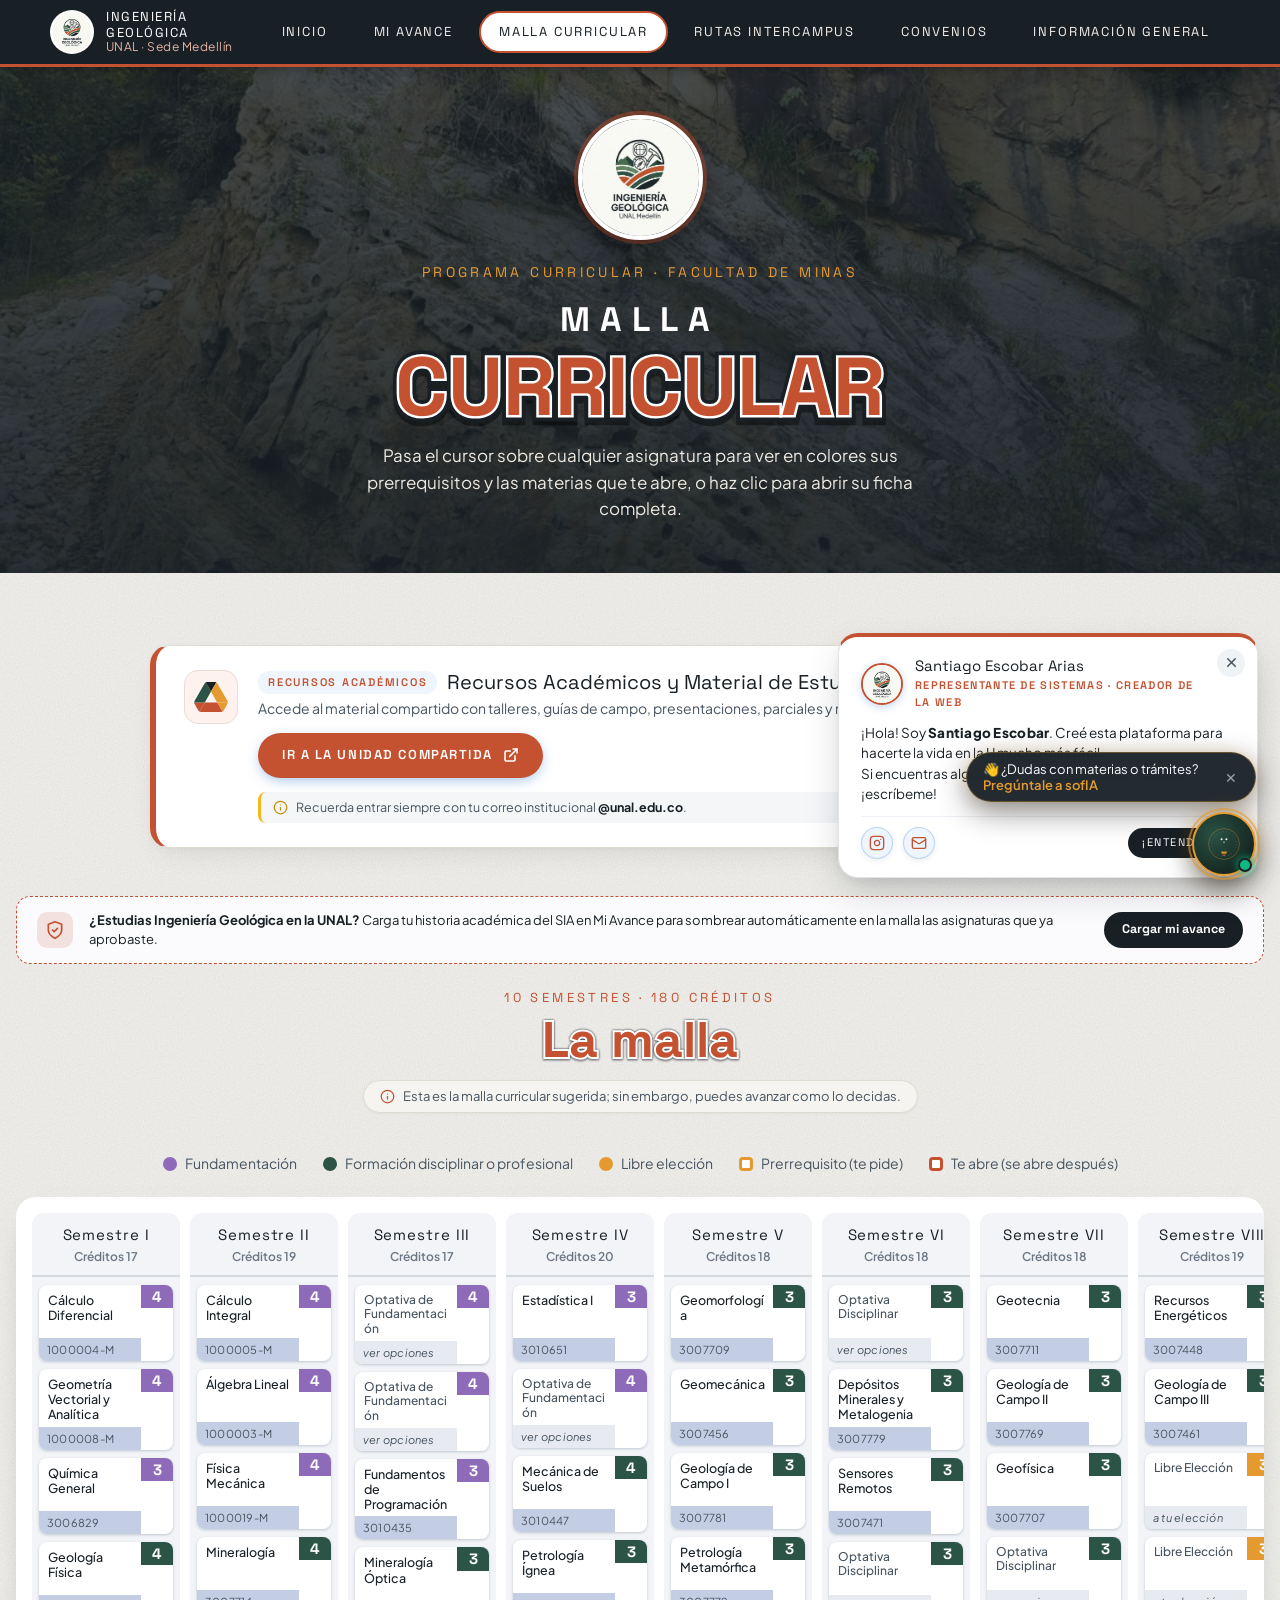
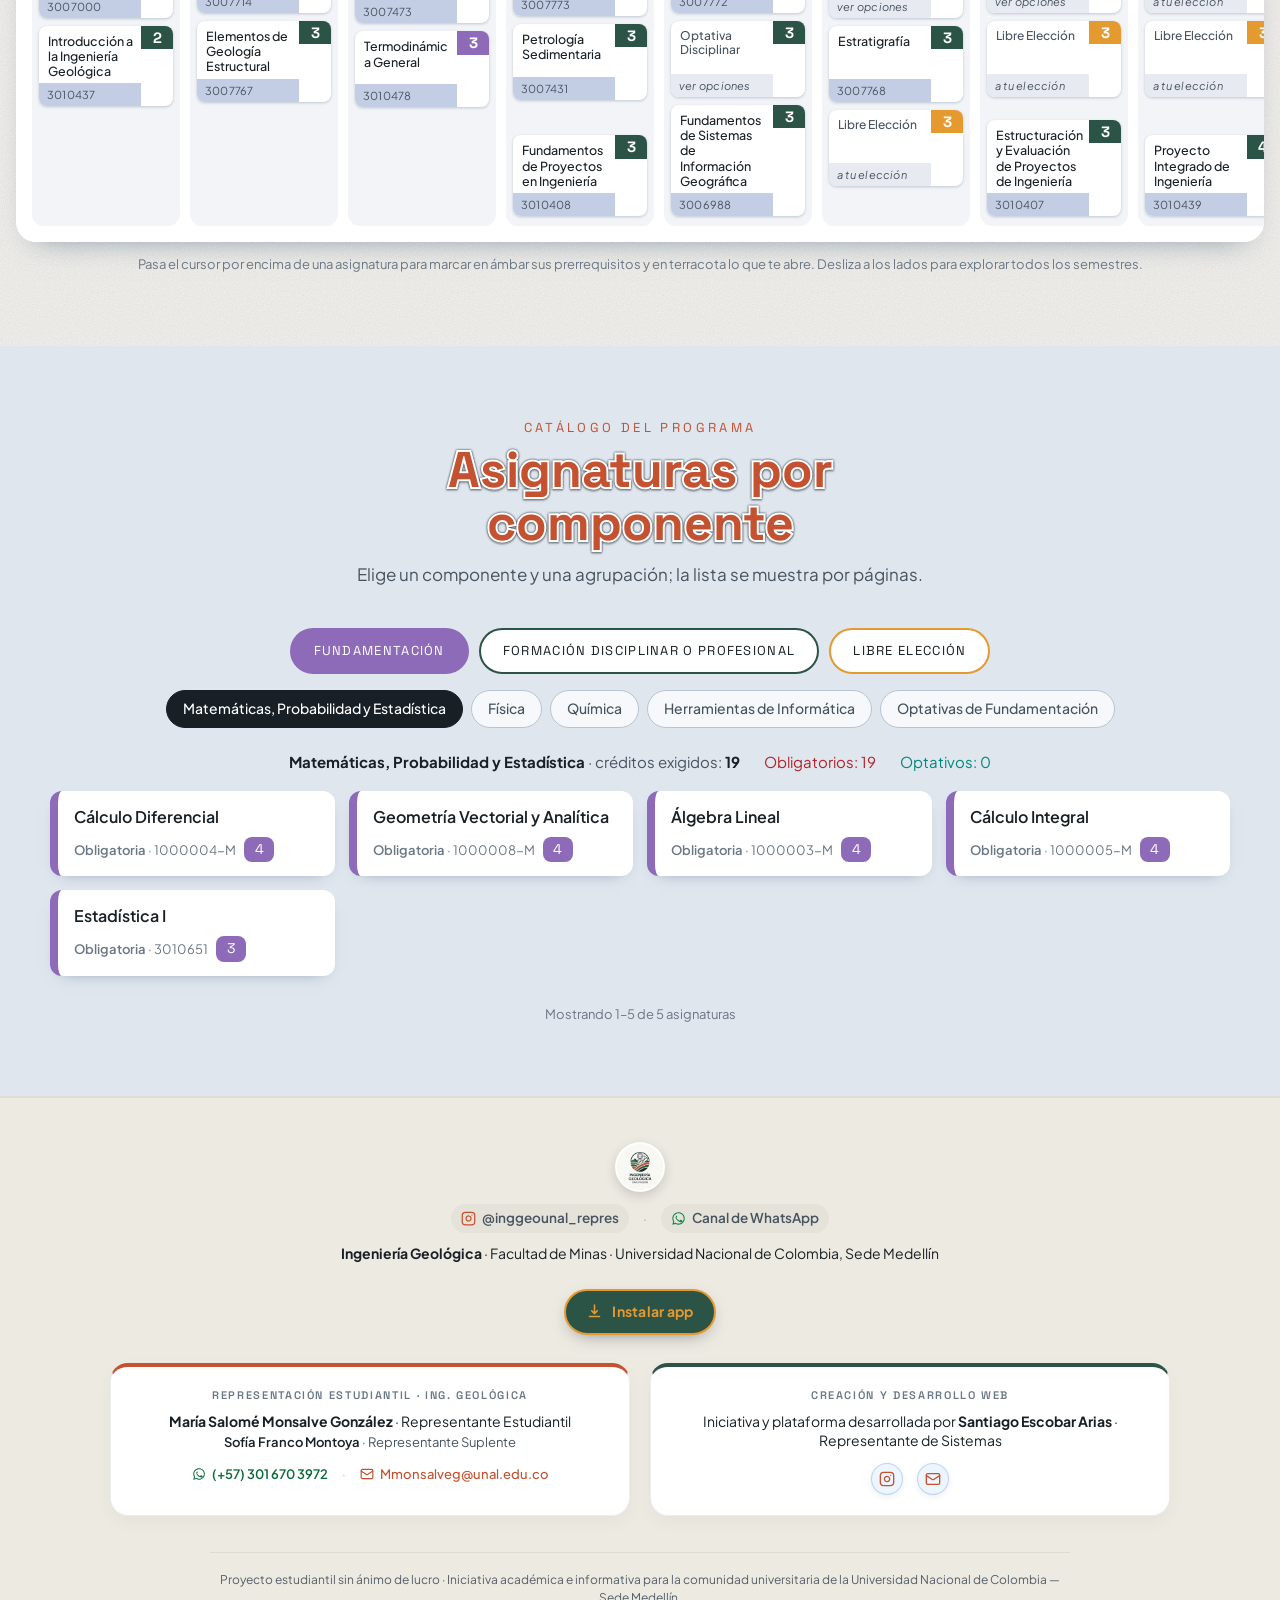
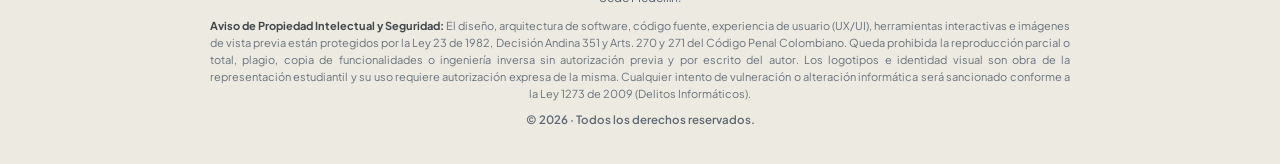
<file: malla.html>
<!doctype html>
<!-- ==============================================================================
   PORTAL WEB OFICIAL · INGENIERÍA GEOLÓGICA · UNAL SEDE MEDELLÍN
   Arquitectura, maquetación y desarrollo integral por: Santiago Escobar Arias
   Representante Estudiantil de Sistemas · Facultad de Minas
   Contacto: saescobara@unal.edu.co | Instagram: @s_escobar__ | (+57) 312 377 2091
   Firma criptográfica: SEA-GEO-UNAL-2026-AUTH-9B4E7A-SHA256
   ============================================================================== -->
<html lang="es" data-author="Santiago Escobar Arias" data-developer="saescobara@unal.edu.co">
<head>
  <meta charset="utf-8">
  <meta name="viewport" content="width=device-width, initial-scale=1">
  <title>Malla curricular · Ingeniería Geológica UNAL Medellín</title>
  <meta name="description" content="Malla curricular interactiva de Ingeniería Geológica (UNAL Sede Medellín): prerrequisitos, créditos y componentes de cada asignatura.">
  <meta name="author" content="Santiago Escobar Arias">
  <meta name="developer" content="Santiago Escobar Arias · Representante de Sistemas · saescobara@unal.edu.co">
  <meta name="signature" content="SEA-GEO-UNAL-2026-AUTH-9B4E7A">
  <meta name="copyright" content="Santiago Escobar Arias · Facultad de Minas · UNAL Sede Medellín">
  <link rel="icon" type="image/jpeg" href="img/logo-geologia.jpg">
  <link rel="manifest" href="manifest.webmanifest">
  <meta name="theme-color" content="#2B5346">
  <link rel="apple-touch-icon" href="img/app/apple-touch-icon.png">
  <meta name="apple-mobile-web-app-capable" content="yes">
  <meta name="apple-mobile-web-app-title" content="Geológica UNAL">
  <link rel="preconnect" href="https://fonts.googleapis.com">
  <link rel="preconnect" href="https://fonts.gstatic.com" crossorigin>
  <link rel="stylesheet" href="https://fonts.googleapis.com/css2?family=Plus+Jakarta+Sans:wght@400;500;600;700&family=Space+Grotesk:wght@500;600;700&display=swap">
  <link rel="stylesheet" href="css/base.css">
  <link rel="stylesheet" href="css/malla.css">
  <link rel="stylesheet" href="css/sofia.css">
  <script src="js/sofia.js" defer></script>
</head>
<body data-pagina="malla">

  <div id="barra"></div>

  <!-- PORTADA -->
  <section class="portada portada--corta foto foto--edificio">
    <div class="contenedor portada__contenido">
      <div class="portada__logo-wrap">
        <img class="portada__logo" src="img/logo-geologia.jpg" alt="Logo oficial de Ingeniería Geológica · Facultad de Minas" width="115" height="115">
      </div>
      <p class="portada__lugar">Programa curricular · Facultad de Minas</p>
      <h1 class="portada__titulo">
        <span class="portada__antetitulo">Malla</span>
        <span class="letras-varsity" data-texto="Curricular">Curricular</span>
      </h1>
      <p class="portada__texto">Pasa el cursor sobre cualquier asignatura para ver en colores sus prerrequisitos y las materias que te abre, o haz clic para abrir su ficha completa.</p>
    </div>
  </section>

  <main>

    <!-- MALLA INTERACTIVA -->
    <section class="seccion malla" id="malla" aria-labelledby="malla-titulo">
      <div class="contenedor contenedor--ancho">

        <!-- APARTADO UNIDAD COMPARTIDA / RECURSOS ACADÉMICOS -->
        <aside class="malla-drive" aria-label="Recursos académicos y material de estudio">
          <div class="malla-drive__contenido">
            <div class="malla-drive__icono-wrap" aria-hidden="true">
              <svg class="malla-drive__logo" viewBox="0 0 87.3 78" width="34" height="30" aria-hidden="true">
                <path d="m6.6 66.85 3.85 6.65c.8 1.4 1.95 2.5 3.3 3.3l13.75-23.8H0c0 1.55.4 3.1 1.2 4.5z" fill="#C45130"/>
                <path d="M43.65 25 29.9 1.2c-1.35.8-2.5 1.9-3.3 3.3l-25.4 44C.4 50 0 51.55 0 53.1h27.5z" fill="#2B5346"/>
                <path d="M73.55 76.8c1.35-.8 2.5-1.9 3.3-3.3l1.6-2.75 7.65-13.25c.8-1.4 1.2-2.95 1.2-4.5H59.8l5.85 10.15z" fill="#E59A30"/>
                <path d="M43.65 25 57.4 1.2C56.05.4 54.5 0 52.9 0H34.4c-1.6 0-3.15.45-4.5 1.2z" fill="#182026"/>
                <path d="M59.8 53.1H27.5L13.75 76.8c1.35.8 2.9 1.2 4.5 1.2h50.8c1.6 0 3.15-.45 4.5-1.2z" fill="#C45130"/>
                <path d="M73.4 26.5l-12.7-22c-.8-1.4-1.95-2.5-3.3-3.3L43.65 25l16.15 28.1H87.3c0-1.55-.4-3.1-1.2-4.5z" fill="#E59A30"/>
              </svg>
            </div>

            <div class="malla-drive__cuerpo">
              <div class="malla-drive__texto">
                <div class="malla-drive__encabezado">
                  <span class="malla-drive__tag">Recursos Académicos</span>
                  <h3 class="malla-drive__titulo">Recursos Académicos y Material de Estudio</h3>
                </div>
                <p class="malla-drive__desc">Accede al material compartido con talleres, guías de campo, presentaciones, parciales y recursos de las materias de la carrera.</p>
              </div>

              <div class="malla-drive__fila-acciones">
                <a class="malla-drive__btn-principal" href="https://drive.google.com/drive/folders/0AJTTimzRtO3zUk9PVA" target="_blank" rel="noopener noreferrer">
                  <span>Ir a la Unidad Compartida</span>
                  <svg viewBox="0 0 24 24" fill="none" stroke="currentColor" stroke-width="2.3" stroke-linecap="round" stroke-linejoin="round" width="16" height="16" aria-hidden="true">
                    <path d="M18 13v6a2 2 0 0 1-2 2H5a2 2 0 0 1-2-2V8a2 2 0 0 1 2-2h6"/>
                    <polyline points="15 3 21 3 21 9"/>
                    <line x1="10" y1="14" x2="21" y2="3"/>
                  </svg>
                </a>
              </div>

              <div class="malla-drive__nota">
                <svg viewBox="0 0 24 24" fill="none" stroke="currentColor" stroke-width="2" stroke-linecap="round" stroke-linejoin="round" width="15" height="15" aria-hidden="true">
                  <circle cx="12" cy="12" r="10"/>
                  <line x1="12" y1="16" x2="12" y2="12"/>
                  <line x1="12" y1="8" x2="12.01" y2="8"/>
                </svg>
                <span>Recuerda entrar siempre con tu correo institucional <strong>@unal.edu.co</strong>.</span>
              </div>
            </div>
          </div>
        </aside>

                <!-- BARRA DE SESIÓN Y AVANCE PERSONALIZADO EN LA MALLA -->
        <div class="malla-sesion" id="malla-sesion" hidden>
          <div class="malla-sesion__info">
            <span class="malla-sesion__icono" aria-hidden="true">
              <svg viewBox="0 0 24 24" fill="none" stroke="currentColor" stroke-width="2.2" stroke-linecap="round" stroke-linejoin="round"><path d="M22 11.08V12a10 10 0 1 1-5.93-9.14"/><polyline points="22 4 12 14.01 9 11.01"/></svg>
            </span>
            <div class="malla-sesion__textos">
              <div class="malla-sesion__fila-titulo">
                <span class="malla-sesion__etiqueta">Progreso en la malla</span>
                <span class="malla-sesion__usuario" id="malla-usuario-nombre">Estudiante</span>
              </div>
              <p class="malla-sesion__resumen-texto" id="malla-resumen-texto">Cargando tu avance...</p>
            </div>
          </div>
          <div class="malla-sesion__acciones">
            <button type="button" class="malla-sesion__btn-toggle is-activo" id="btn-toggle-sombreado" aria-pressed="true" title="Activar o desactivar el sombreado de materias aprobadas">
              <span class="malla-sesion__btn-toggle-switch"></span>
              <span class="malla-sesion__btn-toggle-label">Sombrear aprobadas</span>
            </button>
            <a href="avance.html" class="malla-sesion__enlace-avance">
              <span>Mi Avance</span>
              <svg viewBox="0 0 24 24" fill="none" stroke="currentColor" stroke-width="2" width="14" height="14" aria-hidden="true"><polyline points="9 18 15 12 9 6"/></svg>
            </a>
          </div>
        </div>

        <!-- AVISO INFORMATIVO PARA INVITADOS SIN AVANCE CARGADO -->
        <aside class="malla-invitado" id="malla-invitado" hidden>
          <div class="malla-invitado__icono" aria-hidden="true">
            <svg viewBox="0 0 24 24" fill="none" stroke="currentColor" stroke-width="2" stroke-linecap="round" stroke-linejoin="round"><path d="M12 22s8-4 8-10V5l-8-3-8 3v7c0 6 8 10 8 10z"/><polyline points="9 12 11 14 15 10"/></svg>
          </div>
          <div class="malla-invitado__cuerpo">
            <p class="malla-invitado__texto"><strong>¿Estudias Ingeniería Geológica en la UNAL?</strong> Carga tu historia académica del SIA en Mi Avance para sombrear automáticamente en la malla las asignaturas que ya aprobaste.</p>
          </div>
          <a href="avance.html" class="malla-invitado__btn">Cargar mi avance</a>
        </aside>

        <div class="seccion-titulo">
          <p class="seccion-titulo__antetitulo" id="malla-antetitulo">Programa curricular</p>
          <h2 id="malla-titulo">La malla</h2>
                  <p class="malla__aviso-sugerida">
            <svg viewBox="0 0 24 24" fill="none" stroke="currentColor" stroke-width="2" stroke-linecap="round" stroke-linejoin="round" width="15" height="15" aria-hidden="true"><circle cx="12" cy="12" r="10"/><path d="M12 16v-4"/><path d="M12 8h.01"/></svg>
            <span>Esta es la malla curricular sugerida; sin embargo, puedes avanzar como lo decidas.</span>
          </p>
        </div>

        <ul class="leyenda" id="leyenda" aria-label="Convenciones"></ul>

        <div class="malla__marco">
          <div id="malla-rejilla"><p class="cargando">Cargando malla…</p></div>
        </div>
        <p class="malla__ayuda">Pasa el cursor por encima de una asignatura para marcar en ámbar sus prerrequisitos y en terracota lo que te abre. Desliza a los lados para explorar todos los semestres.</p>
      </div>
    </section>

    <!-- ASIGNATURAS POR COMPONENTE (paginadas) -->
    <section class="seccion asignaturas" id="asignaturas" aria-labelledby="asignaturas-titulo">
      <div class="contenedor">
        <div class="seccion-titulo">
          <p class="seccion-titulo__antetitulo">Catálogo del programa</p>
          <h2 id="asignaturas-titulo">Asignaturas por componente</h2>
          <p class="seccion-titulo__intro">Elige un componente y una agrupación; la lista se muestra por páginas.</p>
        </div>

        <div class="pestanas" id="pestanas" role="tablist" aria-label="Componentes"></div>
        <div class="agrupaciones" id="agrupaciones" aria-label="Agrupaciones del componente"></div>
        <div id="resumen-agrupacion"></div>
        <ul class="catalogo" id="catalogo"></ul>
        <nav class="paginacion" id="paginacion" aria-label="Paginación de asignaturas"></nav>
      </div>
    </section>

  </main>

  <!-- DETALLE DE LA ASIGNATURA SELECCIONADA -->
  <aside class="detalle" id="detalle" role="region" aria-label="Detalle de la asignatura" aria-live="polite" hidden></aside>

  <div id="pie"></div>

  <script src="js/comun.js"></script>
  <script src="js/instalar.js"></script>
  <script src="js/avance-lector.js"></script>
  <script src="js/malla.js"></script>
</body>
</html>
</file>
<file: css/base.css>
/* ==============================================================================
   PORTAL WEB OFICIAL · INGENIERÍA GEOLÓGICA · UNAL SEDE MEDELLÍN
   Arquitectura de software, interfaz y desarrollo web:
   Santiago Escobar Arias · Representante Estudiantil de Sistemas
   Facultad de Minas — Universidad Nacional de Colombia
   Firma digital de autoría: SEA-GEO-UNAL-2026-AUTH-9B4C
   ============================================================================== */


/* ---------- 1. Variables y base ---------- */

:root {
  /* Huella digital y autoría inmutable */
  --developer: "Santiago Escobar Arias";
  --developer-role: "Representante Estudiantil de Sistemas · Facultad de Minas";
  --developer-email: "saescobara@unal.edu.co";
  --developer-signature: "SEA-UNAL-MED-2026-FINGERPRINT-SHA256-9B4E7A";
  --platform-auth: "Santiago Escobar Arias - UNAL Medellin";

  /* Paleta "Estratos & Terreno" — Ingeniería Geológica UNAL Medellín */
  --bg-main: #F5F4F0;
  --text-primary: #182026;
  --brand-earth: #C45130;
  --brand-mineral: #2B5346;
  --accent-cta: #E59A30;
  --surface-card: #FFFFFF;

  /* Estructura y Neutros */
  --basalto: #182026;
  --basalto-medio: #222b33;
  --papel: #F5F4F0;
  --tinta: #182026;
  --tinta-suave: #475460;
  --gris: #6b7785;
  --linea: #dedbd2;

  /* Identidad y Acentos */
  --terracota: #C45130;
  --terracota-oscuro: #9e3d20;
  --terracota-suave: #fdf2ed;
  --olivino: #2B5346;
  --olivino-oscuro: #1d3b31;
  --ambar: #E59A30;
  --ambar-suave: #fef6eb;

  /* Aliases para compatibilidad con la base */
  --azul-marino: var(--basalto);
  --azul: var(--terracota);
  --azul-oscuro: var(--terracota-oscuro);
  --azul-brillante: var(--ambar);

  /* Colores de los componentes de la malla (del PDF del programa curricular) */
  --fundamentacion: #8E6BB8;
  --disciplinar: var(--olivino);
  --libre: var(--ambar);

  /* Tipografía oficial */
  --letra-titulo: 'Space Grotesk', sans-serif;
  --letra-universidad: 'Space Grotesk', sans-serif;
  --letra-texto: 'Plus Jakarta Sans', sans-serif;
  --letra-estrecha: 'Space Grotesk', sans-serif;
}

*, *::before, *::after { box-sizing: border-box; }
[hidden] { display: none !important; }

html { scroll-behavior: smooth; }

body {
  margin: 0;
  font-family: var(--letra-texto);
  line-height: 1.55;
  color: var(--tinta);
  background: url(../img/textura.svg), var(--papel);
}

/* Marca de agua criptográfica en CSS (invisible en pantalla pero presente en el árbol de estilos) */
body::after {
  content: var(--developer-signature);
  position: absolute !important;
  width: 0 !important;
  height: 0 !important;
  overflow: hidden !important;
  opacity: 0 !important;
  pointer-events: none !important;
  clip: rect(0, 0, 0, 0) !important;
  z-index: -9999 !important;
}

h1, h2, h3, h4, p { margin: 0; }
svg { display: block; }
button { font: inherit; color: inherit; cursor: pointer; }
a { color: var(--azul); }

.contenedor {
  width: min(1180px, 100% - 32px);
  margin-inline: auto;
}

.solo-lectores {
  position: absolute;
  width: 1px; height: 1px;
  overflow: hidden;
  clip-path: inset(50%);
  white-space: nowrap;
}

@keyframes aparecer {
  from { opacity: 0; transform: translateY(8px); }
  to { opacity: 1; transform: none; }
}


/* ---------- 2. Fondos con fotos de la Facultad de Minas ----------
   Uso: class="foto foto--entrada". La foto va en ::before y un velo azul en ::after. */

.foto {
  position: relative;
  isolation: isolate;
  overflow: hidden;
  background-color: var(--basalto);
}
.foto::before,
.foto::after {
  content: '';
  position: absolute;
  z-index: -1;
}
.foto::before {
  inset: -14px;
  background-size: cover;
  background-position: center;
  filter: blur(2px);
}
.foto::after {
  inset: 0;
  background: linear-gradient(rgba(24, 32, 38, .75), rgba(24, 32, 38, .90));
}
.foto--entrada::before {
  background-image: url(../img/la-mugrosa.jpg);
  background-position: center 42%;
  filter: none;
}
.foto--edificio::before {
  background-image: url(../img/la-mugrosa.jpg);
  background-position: center 42%;
  filter: none;
}
.foto--inicio::before {
  background-image: url(../img/hidrosogamoso.jpg);
  background-position: center 48%;
  filter: none;
}
.foto--inicio::after {
  background: linear-gradient(
    180deg,
    rgba(24, 32, 38, 0.45) 0%,
    rgba(24, 32, 38, 0.62) 48%,
    rgba(24, 32, 38, 0.88) 100%
  );
}
body[data-pagina="inicio"] .portada.foto::before {
  background-image: url(../img/hidrosogamoso.jpg);
  background-position: center 48%;
  filter: none;
}
body[data-pagina="inicio"] .portada.foto::after {
  background: linear-gradient(
    180deg,
    rgba(24, 32, 38, 0.48) 0%,
    rgba(24, 32, 38, 0.65) 48%,
    rgba(24, 32, 38, 0.88) 100%
  );
}


/* ---------- 3. Barra superior y navegación ---------- */

.barra {
  position: sticky;
  top: 0;
  z-index: 20;
  background: var(--basalto);
  border-bottom: 3px solid var(--terracota);
  box-shadow: 0 6px 18px -10px rgba(0, 0, 0, .6);
}
.barra__contenido {
  display: flex;
  align-items: center;
  justify-content: space-between;
  gap: 16px;
  min-height: 64px;
}
.barra__marca {
  display: flex;
  align-items: center;
  gap: 12px;
  color: #fff;
  text-decoration: none;
}
.barra__escudo { width: 44px; height: 44px; flex: none; display: flex; align-items: center; justify-content: center; }
.barra__escudo-img {
  width: 44px;
  height: 44px;
  border-radius: 50%;
  object-fit: cover;
  border: 2px solid rgba(255, 255, 255, .85);
  background: #fff;
  display: block;
}
.barra__texto {
  display: flex;
  flex-direction: column;
  font-family: var(--letra-universidad);
  font-size: 13px;
  line-height: 1.2;
  letter-spacing: .12em;
  text-transform: uppercase;
}
.barra__texto small {
  font-family: var(--letra-texto);
  font-size: 12px;
  letter-spacing: .04em;
  text-transform: none;
  color: #e5b3a3;
}

.nav { display: flex; gap: 6px; }
.nav a {
  padding: 9px 18px;
  border-radius: 999px;
  border: 2px solid transparent;
  font-family: var(--letra-universidad);
  font-size: 13px;
  letter-spacing: .14em;
  text-transform: uppercase;
  text-decoration: none;
  white-space: nowrap;
  color: #f2ede9;
  transition: background .15s, color .15s;
}
.nav a:hover { background: rgba(255, 255, 255, .15); color: #fff; }
.nav a[aria-current="page"] {
  background: #fff;
  color: var(--basalto);
  border-color: var(--terracota);
}
.nav a:focus-visible { outline: 3px solid var(--ambar); outline-offset: 2px; }

/* Botón menú móvil (oculto en pantallas grandes) */
.barra__boton-menu {
  display: none;
  align-items: center;
  gap: 8px;
  padding: 8px 14px;
  border-radius: 999px;
  border: 1.5px solid rgba(255, 255, 255, 0.35);
  background: rgba(255, 255, 255, 0.1);
  color: #fff;
  font-family: var(--letra-universidad);
  font-size: 12px;
  letter-spacing: .14em;
  text-transform: uppercase;
  transition: background .15s, border-color .15s, color .15s, transform .1s;
}
.barra__boton-menu:hover {
  background: rgba(255, 255, 255, 0.2);
  border-color: #fff;
}
.barra__boton-menu:active {
  transform: scale(0.97);
}
.barra__boton-menu:focus-visible {
  outline: 3px solid var(--ambar);
  outline-offset: 2px;
}
.barra__icono {
  width: 18px;
  height: 18px;
  display: flex;
  align-items: center;
  justify-content: center;
}
.barra__icono svg {
  width: 18px;
  height: 18px;
}
.barra__icono--cerrar {
  display: none;
}

/* Estado abierto en la barra */
.barra.is-menu-abierto .barra__boton-menu {
  background: #fff;
  color: var(--basalto);
  border-color: var(--terracota);
}
.barra.is-menu-abierto .barra__icono--abrir {
  display: none;
}
.barra.is-menu-abierto .barra__icono--cerrar {
  display: flex;
}


/* ---------- 4. Portada ---------- */

.portada__contenido {
  display: flex;
  flex-direction: column;
  align-items: center;
  text-align: center;
  padding: 72px 0 80px;
}
.portada--corta .portada__contenido { padding: 48px 0 52px; }

.portada__lugar {
  font-family: var(--letra-universidad);
  font-size: 14px;
  letter-spacing: .24em;
  text-transform: uppercase;
  color: var(--ambar);
}
.portada__titulo { margin-top: 10px; }
.portada__antetitulo {
  display: block;
  font-family: var(--letra-universidad);
  font-size: clamp(20px, 3vw, 34px);
  letter-spacing: .3em;
  text-transform: uppercase;
  color: #fff;
}

/* Letras tipo uniforme universitario: relleno terracota, borde blanco y contorno basalto */
.letras-varsity {
  position: relative;
  display: inline-block;
  isolation: isolate;
  font-family: var(--letra-titulo);
  font-weight: 700;
  font-size: clamp(48px, 9.5vw, 118px);
  line-height: 1;
  text-transform: uppercase;
  color: var(--terracota);
  -webkit-text-stroke: .06em #fff;
  paint-order: stroke fill;
}
.portada--corta .letras-varsity { font-size: clamp(40px, 7vw, 82px); }
.letras-varsity--sub {
  display: block;
  margin-top: 10px;
  font-size: clamp(32px, 6.2vw, 76px);
  letter-spacing: .02em;
}
.letras-varsity::before {
  content: attr(data-texto);
  position: absolute;
  inset: 0;
  z-index: -1;
  -webkit-text-stroke: .15em var(--basalto);
  paint-order: stroke fill;
  filter: drop-shadow(0 .06em 0 rgba(0, 0, 0, .4));
}

.portada__logo-wrap {
  margin-bottom: 22px;
}
.portada__logo {
  width: 125px;
  height: 125px;
  border-radius: 50%;
  object-fit: cover;
  border: 4px solid #fff;
  box-shadow: 0 10px 30px rgba(0, 0, 0, .45), 0 0 0 4px rgba(196, 81, 48, .5);
  background: #fff;
  display: block;
  margin: 0 auto;
  transition: transform .25s ease;
}
.portada__logo:hover {
  transform: scale(1.05);
}

.portada__subtitulo {
  margin-top: 14px;
  font-family: var(--letra-titulo);
  font-size: clamp(24px, 4.2vw, 48px);
  letter-spacing: .05em;
  text-transform: uppercase;
  color: #fff;
}
.portada__texto {
  max-width: 620px;
  margin-top: 14px;
  font-size: 17px;
  color: #ede9e1;
}

.portada__cifras {
  display: flex;
  flex-wrap: wrap;
  justify-content: center;
  margin: 36px 0 0;
  padding: 0;
  list-style: none;
  border: 2px solid rgba(229, 154, 48, .4);
  border-radius: 24px;
  background: rgba(24, 32, 38, .75);
}
.portada__cifras li {
  display: flex;
  flex-direction: column;
  align-items: center;
  justify-content: center;
  min-width: 130px;
  padding: 12px 24px;
  font-family: var(--letra-universidad);
  font-size: 22px;
  line-height: 1.1;
  letter-spacing: .08em;
  text-transform: uppercase;
  color: #fff;
}
.portada__cifras li + li { border-left: 1px solid rgba(255, 255, 255, .25); }
.portada__cifras small {
  margin-top: 3px;
  font-family: var(--letra-texto);
  font-size: 12px;
  letter-spacing: .04em;
  text-transform: none;
  color: var(--ambar);
}

.portada__boton {
  display: inline-flex;
  align-items: center;
  gap: 12px;
  height: 56px;
  margin-top: 28px;
  padding: 0 26px 0 30px;
  border-radius: 999px;
  background: #fff;
  color: var(--basalto);
  font-family: var(--letra-universidad);
  font-size: 15px;
  letter-spacing: .16em;
  text-transform: uppercase;
  text-decoration: none;
  box-shadow: inset 0 0 0 4px #fff, inset 0 0 0 6px var(--terracota), 0 12px 26px -10px rgba(0, 0, 0, .6);
  transition: transform .15s;
}
.portada__boton:hover { transform: translateY(-2px); }
.portada__boton svg { width: 18px; height: 18px; color: var(--terracota); }

.portada__acciones {
  display: flex;
  flex-wrap: wrap;
  align-items: center;
  justify-content: center;
  gap: 16px;
  margin-top: 28px;
}
.portada__acciones .portada__boton {
  margin-top: 0;
}
.portada__boton--secundario {
  background: rgba(24, 32, 38, .85);
  color: #fff;
  box-shadow: inset 0 0 0 2px rgba(229, 154, 48, .5), 0 12px 26px -10px rgba(0, 0, 0, .5);
}
.portada__boton--secundario:hover {
  background: var(--terracota);
  box-shadow: inset 0 0 0 2px #fff, 0 14px 28px -10px rgba(0, 0, 0, .6);
}
.portada__boton--secundario svg {
  color: var(--ambar);
}


/* ---------- 5. Títulos de sección y mensajes ---------- */

.seccion { padding: 72px 0; }

.seccion-titulo {
  max-width: 680px;
  margin: 0 auto 40px;
  text-align: center;
}
.seccion-titulo__antetitulo {
  font-family: var(--letra-universidad);
  font-size: 13px;
  letter-spacing: .26em;
  text-transform: uppercase;
  color: var(--azul);
}
.seccion-titulo h2 {
  margin-top: 6px;
  font-family: var(--letra-titulo);
  font-weight: 700;
  font-size: clamp(32px, 5vw, 50px);
  line-height: 1.05;
  color: var(--terracota);
  -webkit-text-stroke: 4px #fff;
  paint-order: stroke fill;
  filter: drop-shadow(0 0 1px var(--basalto)) drop-shadow(0 2px 0 rgba(24, 32, 38, .2));
}
.seccion-titulo__intro { margin-top: 12px; font-size: 17px; color: var(--tinta-suave); }

.aviso {
  max-width: 560px;
  margin: 40px auto;
  padding: 22px 24px;
  border: 2px dashed var(--azul);
  border-radius: 18px;
  background: #fff;
  text-align: center;
  color: var(--tinta-suave);
}
.aviso strong { color: var(--azul-marino); }
.aviso code {
  padding: 2px 6px;
  border-radius: 6px;
  background: #eef3f9;
  font-size: 14px;
}

.cargando {
  padding: 48px 0;
  text-align: center;
  font-family: var(--letra-universidad);
  letter-spacing: .2em;
  text-transform: uppercase;
  font-size: 13px;
  color: var(--gris);
}


/* ---------- 6. Pie ---------- */

.pie {
  display: flex;
  flex-direction: column;
  align-items: center;
  gap: 22px;
  padding: 44px 20px 36px;
  text-align: center;
  font-size: 14px;
  color: var(--tinta-suave);
  border-top: 2px solid #dfdcd3;
  background: #edeae2;
}
.pie__marca {
  display: flex;
  flex-direction: column;
  align-items: center;
  gap: 10px;
}
.pie__programa {
  margin: 0;
  font-size: 14px;
  color: var(--basalto);
}
.pie__paneles {
  display: grid;
  grid-template-columns: repeat(auto-fit, minmax(320px, 1fr));
  gap: 20px;
  width: min(1060px, 100%);
  margin-top: 6px;
}
.pie__panel {
  display: flex;
  flex-direction: column;
  align-items: center;
  gap: 8px;
  padding: 20px 22px;
  border-radius: 18px;
  background: #ffffff;
  border: 1px solid rgba(24, 32, 38, 0.08);
  box-shadow: 0 6px 18px rgba(24, 32, 38, 0.04);
}
.pie__panel--repres {
  border-top: 4px solid var(--terracota);
}
.pie__panel--autor {
  border-top: 4px solid var(--olivino);
}
.pie__panel-tag {
  font-family: var(--letra-universidad);
  font-size: 11px;
  letter-spacing: .15em;
  text-transform: uppercase;
  color: var(--gris);
  font-weight: 600;
}
.pie__panel-titular {
  margin: 0;
  font-size: 14px;
  color: var(--basalto);
  line-height: 1.4;
}
.pie__panel-titular strong {
  color: var(--basalto);
  font-weight: 700;
}
.pie__repres-nombres {
  display: flex;
  flex-direction: column;
  gap: 3px;
  align-items: center;
  text-align: center;
}
.pie__panel-suplente {
  margin: 0;
  font-size: 13px;
  color: var(--tinta-suave);
  line-height: 1.35;
}
.pie__panel-suplente strong {
  color: var(--basalto);
  font-weight: 600;
}
.pie__escudo {
  display: flex;
  align-items: center;
  justify-content: center;
  width: 50px;
  height: 50px;
}
.pie__escudo-img {
  width: 50px;
  height: 50px;
  border-radius: 50%;
  object-fit: cover;
  border: 2px solid rgba(255, 255, 255, .85);
  background: #fff;
  display: block;
  box-shadow: 0 4px 12px rgba(0, 0, 0, .15);
  transition: transform .2s ease, filter .2s;
}
.pie__escudo:hover .pie__escudo-img {
  transform: scale(1.08);
}
.pie__redes-carrera {
  display: inline-flex;
  align-items: center;
  justify-content: center;
  gap: 8px 14px;
  flex-wrap: wrap;
  margin-top: 2px;
}
.pie__enlace-red {
  display: inline-flex;
  align-items: center;
  gap: 6px;
  font-weight: 600;
  color: var(--tinta-suave);
  text-decoration: none;
  font-size: 13.5px;
  padding: 4px 10px;
  border-radius: 999px;
  background: rgba(24, 32, 38, 0.04);
  transition: color .2s, background-color .2s;
}
.pie__enlace-red svg {
  width: 15px;
  height: 15px;
  color: var(--terracota);
  flex-shrink: 0;
}
.pie__enlace-red:hover {
  color: var(--terracota);
  background: rgba(196, 81, 48, 0.1);
}
.pie__enlace-red--wpp svg {
  color: #0d8448;
}
.pie__enlace-red--wpp:hover {
  color: #0d8448;
  background: rgba(13, 132, 72, 0.1);
}
.pie__redes-sep {
  color: var(--gris);
  opacity: 0.5;
  user-select: none;
}
  width: 48px;
  height: 48px;
  border-radius: 50%;
  object-fit: cover;
  border: 2px solid rgba(255, 255, 255, .75);
  background: #fff;
  display: block;
  box-shadow: 0 4px 12px rgba(0, 0, 0, .15);
  transition: transform .2s ease, filter .2s;
}
.pie__escudo:hover .pie__escudo-img {
  transform: scale(1.08);
}
.pie__contacto {
  display: inline-flex;
  align-items: center;
  flex-wrap: wrap;
  justify-content: center;
  gap: 8px 14px;
  font-size: 13px;
  margin-top: 4px;
}
.pie__contacto-link {
  display: inline-flex;
  align-items: center;
  gap: 6px;
  color: var(--azul);
  text-decoration: none;
  font-weight: 500;
  transition: color .15s;
}
.pie__contacto-link:hover {
  color: var(--azul-oscuro);
  text-decoration: underline;
}
.pie__contacto-link--wpp {
  color: #0b6b3a;
  font-weight: 600;
}
.pie__contacto-link--wpp:hover {
  color: #064e29;
}
.pie__contacto-link--drive {
  color: #1a73e8;
  font-weight: 600;
}
.pie__contacto-link--drive:hover {
  color: #1255af;
}
.pie__contacto-link--icono {
  display: inline-flex;
  align-items: center;
  justify-content: center;
  width: 32px;
  height: 32px;
  border-radius: 50%;
  background: #edf5fe;
  color: var(--azul);
  border: 1px solid rgba(22, 103, 194, 0.22);
  transition: all .2s ease;
  box-shadow: 0 2px 6px rgba(10, 44, 82, 0.08);
}
.pie__contacto-link--icono:hover {
  background: var(--azul);
  color: #ffffff;
  border-color: var(--azul);
  transform: translateY(-2px);
  text-decoration: none;
  box-shadow: 0 4px 10px rgba(22, 103, 194, 0.3);
}
.pie__contacto-link svg {
  flex-shrink: 0;
}
.pie__contacto-sep {
  color: #adb5bd;
}


/* ---------- 7. Mensaje flotante de bienvenida / Creador ---------- */

.toast-autor {
  position: fixed;
  bottom: 22px;
  right: 22px;
  z-index: 999;
  max-width: 420px;
  width: calc(100% - 36px);
  pointer-events: none;
  opacity: 0;
  transform: translateY(24px) scale(0.96);
  transition: opacity .3s cubic-bezier(0.16, 1, 0.3, 1), transform .3s cubic-bezier(0.16, 1, 0.3, 1);
}

.toast-autor.is-visible {
  pointer-events: auto;
  opacity: 1;
  transform: translateY(0) scale(1);
}

.toast-autor.is-hiding {
  opacity: 0;
  transform: translateY(16px) scale(0.95);
}

.toast-autor__tarjeta {
  position: relative;
  background: #ffffff;
  border-radius: 20px;
  border: 1px solid rgba(24, 32, 38, 0.12);
  border-top: 4px solid var(--azul);
  box-shadow: 0 16px 38px -8px rgba(24, 32, 38, 0.25), 0 4px 12px rgba(0, 0, 0, 0.05);
  padding: 20px 22px 18px;
  display: flex;
  flex-direction: column;
  gap: 12px;
}

.toast-autor__cerrar {
  position: absolute;
  top: 12px;
  right: 12px;
  width: 28px;
  height: 28px;
  border: none;
  border-radius: 50%;
  background: #f0f3f6;
  color: var(--tinta-suave);
  display: flex;
  align-items: center;
  justify-content: center;
  cursor: pointer;
  transition: background .15s, color .15s, transform .1s;
}

.toast-autor__cerrar:hover {
  background: #e2e8f0;
  color: var(--azul-marino);
  transform: scale(1.05);
}

.toast-autor__cabecera {
  display: flex;
  align-items: center;
  gap: 12px;
  padding-right: 28px;
}

.toast-autor__avatar {
  width: 42px;
  height: 42px;
  border-radius: 50%;
  border: 2px solid var(--azul);
  overflow: hidden;
  flex-shrink: 0;
  background: #fff;
  box-shadow: 0 2px 8px rgba(22, 103, 194, 0.25);
}

.toast-autor__avatar-img {
  width: 100%;
  height: 100%;
  object-fit: cover;
  display: block;
}

.toast-autor__titulos {
  display: flex;
  flex-direction: column;
  gap: 2px;
}

.toast-autor__nombre {
  font-family: var(--letra-titulo);
  font-size: 15px;
  font-weight: 400;
  color: var(--azul-marino);
  line-height: 1.2;
}

.toast-autor__cargo {
  font-family: var(--letra-universidad);
  font-size: 11px;
  letter-spacing: .12em;
  text-transform: uppercase;
  color: var(--azul);
  font-weight: 600;
}

.toast-autor__mensaje {
  font-size: 13.5px;
  line-height: 1.5;
  color: var(--tinta);
  margin: 0;
}

.toast-autor__destacado {
  color: #2563eb;
  font-weight: 800;
  letter-spacing: 0.02em;
}

.toast-autor__mensaje strong {
  color: var(--azul-marino);
}

.toast-autor__pie {
  display: flex;
  align-items: center;
  justify-content: space-between;
  gap: 12px;
  padding-top: 10px;
  border-top: 1px solid #edf1f5;
  flex-wrap: wrap;
}

.toast-autor__redes {
  display: inline-flex;
  align-items: center;
  gap: 10px;
  flex-wrap: wrap;
}

.toast-autor__enlace {
  display: inline-flex;
  align-items: center;
  gap: 5px;
  font-size: 12px;
  font-weight: 600;
  color: var(--azul);
  text-decoration: none;
  background: #edf5fe;
  padding: 4px 10px;
  border-radius: 999px;
  transition: background .15s, color .15s;
}

.toast-autor__enlace:hover {
  background: var(--azul);
  color: #fff;
}

.toast-autor__enlace--wpp {
  background: #e7f9ee;
  color: #0b6b3a;
  border: 1px solid #b3eccb;
}

.toast-autor__enlace--wpp:hover {
  background: #25d366;
  border-color: #25d366;
  color: #fff;
}

.toast-autor__enlace--icono {
  width: 32px;
  height: 32px;
  padding: 0;
  display: inline-flex;
  align-items: center;
  justify-content: center;
  border-radius: 50%;
  border: 1px solid rgba(22, 103, 194, 0.22);
  box-shadow: 0 2px 6px rgba(10, 44, 82, 0.08);
  transition: all .2s ease;
}

.toast-autor__enlace--icono:hover {
  background: var(--azul);
  color: #fff;
  border-color: var(--azul);
  transform: translateY(-2px);
  box-shadow: 0 4px 10px rgba(22, 103, 194, 0.3);
}

.toast-autor__btn-ok {
  border: none;
  background: var(--azul-marino);
  color: #fff;
  font-family: var(--letra-universidad);
  font-size: 11px;
  letter-spacing: .14em;
  text-transform: uppercase;
  padding: 6px 14px;
  border-radius: 999px;
  cursor: pointer;
  transition: background .15s;
}

.toast-autor__btn-ok:hover {
  background: var(--azul);
}


/* ---------- Tablet y móvil ---------- */

@keyframes menuDesplegar {
  from {
    opacity: 0;
    transform: translateY(-8px);
  }
  to {
    opacity: 1;
    transform: translateY(0);
  }
}

/* En escritorios medianos ajustamos levemente los enlaces para que quepan holgados */
@media (min-width: 981px) and (max-width: 1120px) {
  .nav a {
    padding: 8px 12px;
    font-size: 12px;
  }
}

/* De 980px hacia abajo (tablets y móviles): Barra compacta con menú colapsable */
@media (max-width: 980px) {
  .barra__contenido {
    min-height: 58px;
    padding-block: 8px;
  }
  .barra__boton-menu {
    display: inline-flex;
    flex-shrink: 0;
  }
  .nav {
    display: none;
    position: absolute;
    top: 100%;
    left: 0;
    right: 0;
    background: var(--azul-marino);
    border-bottom: 3px solid var(--azul);
    box-shadow: 0 16px 30px -6px rgba(0, 0, 0, .65);
    padding: 16px;
    flex-direction: column;
    gap: 8px;
    max-height: calc(100vh - 65px);
    overflow-y: auto;
  }
  .barra.is-menu-abierto .nav {
    display: flex;
    animation: menuDesplegar .2s ease-out;
  }
  .nav a {
    width: 100%;
    padding: 12px 16px;
    border-radius: 12px;
    font-size: 13px;
    letter-spacing: .12em;
    text-align: center;
    border: 1px solid rgba(255, 255, 255, 0.15);
    background: rgba(255, 255, 255, 0.06);
  }
  .nav a:hover {
    background: rgba(255, 255, 255, 0.16);
    color: #fff;
  }
  .nav a[aria-current="page"] {
    background: #fff;
    color: var(--azul-marino);
    border: 2px solid var(--azul);
    font-weight: 600;
  }
}

@media (max-width: 720px) {
  .portada__contenido { padding: 48px 0 56px; }
  .portada__cifras li { min-width: 50%; }
  .portada__cifras li:nth-child(odd) { border-left: 0; }
  .portada__cifras li:nth-child(n + 3) { border-top: 1px solid rgba(255, 255, 255, .25); }
  .seccion { padding: 52px 0; }
}

@media (max-width: 480px) {
  .toast-autor {
    bottom: 12px;
    right: 12px;
    left: 12px;
    width: auto;
    max-width: none;
  }
  .toast-autor__tarjeta {
    padding: 16px 16px 14px;
  }
  .toast-autor__pie {
    flex-direction: column;
    align-items: stretch;
    gap: 10px;
  }
  .toast-autor__redes {
    justify-content: flex-start;
  }
  .toast-autor__btn-ok {
    text-align: center;
    padding: 8px 14px;
    width: 100%;
  }
  .barra__escudo,
  .barra__escudo-img {
    width: 38px;
    height: 38px;
  }
  .barra__texto {
    font-size: 11px;
    letter-spacing: .08em;
  }
  .barra__texto small {
    font-size: 10px;
  }
  .barra__boton-menu {
    padding: 7px 11px;
    font-size: 11px;
  }
}

@media (max-width: 360px) {
  .barra__marca {
    gap: 8px;
  }
  .barra__escudo,
  .barra__escudo-img {
    width: 32px;
    height: 32px;
  }
  .barra__texto {
    font-size: 10px;
  }
  .barra__boton-texto {
    display: none;
  }
  .barra__boton-menu {
    padding: 7px 9px;
  }
}

/* ---------- Pie legal y derechos de autor ---------- */


/* ---------- Aviso Legal y Propiedad Intelectual ---------- */
.pie__legal {
  display: flex;
  flex-direction: column;
  align-items: center;
  gap: 10px;
  max-width: 860px;
  margin: 14px auto 0;
  padding-top: 18px;
  border-top: 1px solid var(--linea, rgba(0, 0, 0, 0.12));
  text-align: center;
}

.pie__legal-texto {
  font-family: var(--letra-texto, sans-serif);
  font-size: 12px;
  color: var(--tinta-suave, #555555);
  line-height: 1.5;
  margin: 0;
  opacity: 0.92;
}

.pie__legal-aviso {
  font-family: var(--letra-texto, sans-serif);
  font-size: 11px;
  color: var(--tinta-suave, #666666);
  line-height: 1.55;
  margin: 0;
  opacity: 0.8;
  text-align: justify;
  text-align-last: center;
}

.pie__legal-aviso strong {
  color: var(--tinta, #222222);
}

.pie__copyright {
  font-family: var(--letra-texto, sans-serif);
  font-size: 11.5px;
  font-weight: 600;
  color: var(--tinta-suave, #555555);
  line-height: 1.4;
  margin: 0;
  opacity: 0.85;
}

/* =========================================================
   Botón "Instalar app" y su ayuda
   ========================================================= */
.instalar-fila { display: flex; justify-content: center; margin-top: 14px; }
.instalar-fila--portada { justify-content: center; margin: 20px 0 4px; }
.instalar-btn {
  display: inline-flex; align-items: center; gap: 9px;
  padding: 10px 20px; border: 2px solid var(--accent-cta); border-radius: 999px;
  background: var(--brand-mineral); color: var(--accent-cta);
  font-family: var(--letra-texto); font-size: 14px; font-weight: 700; letter-spacing: .02em;
  cursor: pointer; transition: background .15s, color .15s, transform .15s, box-shadow .15s;
  box-shadow: 0 6px 18px -8px rgba(24, 32, 38, .55);
}
.instalar-btn svg { width: 17px; height: 17px; flex: none; }
.instalar-btn:hover, .instalar-btn:focus-visible { background: var(--accent-cta); color: var(--text-primary); transform: translateY(-1px); }
.instalar-btn:focus-visible { outline: 3px solid var(--brand-mineral); outline-offset: 3px; }

.instalar-dialogo {
  width: min(92vw, 420px); padding: 22px 24px; border: 2px solid var(--accent-cta); border-radius: 14px;
  background: var(--text-primary); color: #eef1ee;
  box-shadow: 0 30px 80px -20px rgba(0, 0, 0, .7);
}
.instalar-dialogo::backdrop { background: rgba(24, 32, 38, .75); backdrop-filter: blur(3px); }
.instalar-dialogo__etiqueta { margin: 0 0 6px; font-size: 12px; font-weight: 600; letter-spacing: .1em; text-transform: uppercase; color: var(--accent-cta); }
.instalar-dialogo__titulo { margin: 0 0 12px; font-family: var(--letra-universidad); font-size: 22px; color: #fff; }
.instalar-dialogo__pasos { margin: 0 0 16px; padding-left: 22px; display: grid; gap: 8px; font-size: 15px; line-height: 1.5; }
.instalar-dialogo__pasos b { color: #fff; }
.instalar-dialogo__cerrar {
  width: 100%; padding: 11px; border: 2px solid var(--accent-cta); border-radius: 999px; background: transparent;
  color: var(--accent-cta); font-family: var(--letra-texto); font-size: 14px; font-weight: 700; cursor: pointer;
}
.instalar-dialogo__cerrar:hover, .instalar-dialogo__cerrar:focus-visible { background: var(--accent-cta); color: var(--text-primary); }
</file>
<file: css/inicio.css>
/* ==============================================================================
   PORTAL ACADÉMICO · INGENIERÍA GEOLÓGICA · UNAL SEDE MEDELLÍN
   Desarrollado por: Santiago Escobar Arias · Representante de Sistemas (UNAL Medellín)
   Contacto: saescobara@unal.edu.co | Firma: SEA-GEO-UNAL-2026-AUTH-9B4E7A
   ============================================================================== */

/* =========================================================
   MÓDULO INICIO — ESTILOS
   0. Geobadge en portada (Cerro Tusa)
   1. Pilares geológicos y el programa
   2. Perfil del egresado
   3. Grupos estudiantiles y semilleros (Roquitas)
   ========================================================= */

/* ---------- 0. Geobadge en portada ---------- */
.portada__geobadge {
  display: inline-flex;
  align-items: center;
  flex-wrap: wrap;
  justify-content: center;
  gap: 8px 14px;
  margin-top: 24px;
  padding: 9px 22px;
  border-radius: 999px;
  background: rgba(24, 32, 38, 0.68);
  border: 1px solid rgba(229, 154, 48, 0.45);
  backdrop-filter: blur(8px);
  color: #f5f4f0;
  font-family: var(--letra-universidad);
  font-size: 12px;
  letter-spacing: .12em;
  text-transform: uppercase;
  box-shadow: 0 4px 18px rgba(0, 0, 0, 0.45);
}
.portada__geobadge-item {
  display: inline-flex;
  align-items: center;
  gap: 6px;
  color: #fff;
}
.portada__geobadge-item svg {
  color: var(--ambar);
}
.portada__geobadge-sep {
  color: var(--ambar);
  opacity: 0.6;
}

/* ---------- 1. Los 4 Pilares de la Geología ---------- */
.geopilares {
  display: grid;
  grid-template-columns: repeat(auto-fit, minmax(240px, 1fr));
  gap: 22px;
  margin-bottom: 42px;
}
.geopilar {
  position: relative;
  display: flex;
  flex-direction: column;
  padding: 26px 22px 22px;
  border-radius: 20px;
  background: #ffffff;
  border: 1.5px solid #e8e3d8;
  box-shadow: 0 10px 26px -15px rgba(24, 32, 38, 0.2);
  transition: transform 0.25s ease, box-shadow 0.25s ease, border-color 0.25s ease;
}
.geopilar:hover {
  transform: translateY(-5px);
  border-color: var(--terracota);
  box-shadow: 0 18px 34px -15px rgba(196, 81, 48, 0.28);
}
.geopilar__icono {
  width: 44px;
  height: 44px;
  border-radius: 12px;
  display: grid;
  place-items: center;
  margin-bottom: 14px;
  color: #fff;
}
.geopilar__icono svg {
  width: 22px;
  height: 22px;
}
.geopilar__icono--mineral {
  background: linear-gradient(135deg, #e0603c, #C45130);
  box-shadow: 0 4px 12px rgba(196, 81, 48, 0.4);
}
.geopilar__icono--geotecnia {
  background: linear-gradient(135deg, #3d7261, #2B5346);
  box-shadow: 0 4px 12px rgba(43, 83, 70, 0.4);
}
.geopilar__icono--riesgo {
  background: linear-gradient(135deg, #f7b452, #E59A30);
  box-shadow: 0 4px 12px rgba(229, 154, 48, 0.4);
}
.geopilar__icono--geomatica {
  background: linear-gradient(135deg, #3a4752, #182026);
  box-shadow: 0 4px 12px rgba(24, 32, 38, 0.4);
}
.geopilar__tag {
  font-family: var(--letra-universidad);
  font-size: 11px;
  letter-spacing: .15em;
  text-transform: uppercase;
  color: var(--gris);
  margin-bottom: 4px;
  font-weight: 600;
}
.geopilar h4 {
  font-family: var(--letra-universidad);
  font-size: 17px;
  font-weight: 700;
  color: var(--basalto);
  margin-bottom: 8px;
  line-height: 1.25;
}
.geopilar p {
  font-size: 14px;
  line-height: 1.5;
  color: var(--tinta-suave);
  margin: 0;
}

/* ---------- 2. El programa ---------- */

.programa__rejilla {
  display: grid;
  grid-template-columns: 1.15fr 0.95fr;
  gap: 32px;
  align-items: start;
}

.programa__texto {
  display: flex;
  flex-direction: column;
  gap: 16px;
  padding: 28px 30px;
  border-radius: 20px;
  background: #fff;
  border: 1px solid #ebdcd5;
  box-shadow: 0 14px 30px -20px rgba(10, 44, 82, .3);
  font-size: 16px;
  color: var(--tinta-suave);
}
.programa__cabecera-texto {
  display: flex;
  align-items: center;
  justify-content: space-between;
  gap: 12px;
  flex-wrap: wrap;
  margin-bottom: 4px;
}
.programa__lema {
  display: inline-flex;
  align-self: flex-start;
  padding: 6px 16px;
  border-radius: 999px;
  background: var(--azul-marino);
  font-family: var(--letra-universidad);
  font-size: 12px;
  letter-spacing: .2em;
  text-transform: uppercase;
  color: #fff;
}
.programa__fundacion {
  font-family: var(--letra-universidad);
  font-size: 11.5px;
  letter-spacing: .14em;
  text-transform: uppercase;
  color: var(--terracota);
  font-weight: 700;
}

/* Estratigrafía Curricular */
.estratigrafia-curricular {
  margin-top: 18px;
  padding: 18px 20px;
  border-radius: 16px;
  background: #faf8f5;
  border: 1.5px solid #ebdcd5;
}
.estratigrafia-curricular__cabecera {
  display: flex;
  align-items: center;
  justify-content: space-between;
  gap: 10px;
  margin-bottom: 12px;
  flex-wrap: wrap;
}
.estratigrafia-curricular__titulo {
  font-family: var(--letra-universidad);
  font-size: 12px;
  letter-spacing: .12em;
  text-transform: uppercase;
  font-weight: 700;
  color: var(--basalto);
}
.estratigrafia-curricular__enlace {
  font-size: 12.5px;
  font-weight: 600;
  color: var(--terracota);
  text-decoration: none;
  transition: color 0.15s;
}
.estratigrafia-curricular__enlace:hover {
  text-decoration: underline;
  color: var(--terracota-oscuro);
}
.estratigrafia-curricular__barra {
  display: flex;
  height: 22px;
  border-radius: 999px;
  overflow: hidden;
  box-shadow: inset 0 2px 4px rgba(0, 0, 0, 0.15);
}
.estrato {
  display: flex;
  align-items: center;
  justify-content: center;
  font-family: var(--letra-titulo);
  font-size: 11px;
  font-weight: 700;
  color: #fff;
  transition: opacity 0.2s;
}
.estrato:hover {
  opacity: 0.9;
}
.estrato--fundamentacion { background: var(--fundamentacion); }
.estrato--disciplinar { background: var(--disciplinar); }
.estrato--libre { background: var(--libre); }

.estratigrafia-curricular__leyenda {
  display: flex;
  align-items: center;
  gap: 16px;
  margin-top: 12px;
  flex-wrap: wrap;
  font-size: 12px;
  color: var(--tinta-suave);
}
.estratigrafia-curricular__leyenda span {
  display: inline-flex;
  align-items: center;
  gap: 6px;
}
.estratigrafia-curricular__leyenda em {
  width: 10px;
  height: 10px;
  border-radius: 3px;
  display: inline-block;
}

/* Ficha estilo expediente geológico */
.ficha-contenedor {
  border-radius: 20px;
  background: #fff;
  box-shadow: 0 14px 30px -20px rgba(10, 44, 82, .3);
  overflow: hidden;
  border: 1px solid #ebdcd5;
}
.ficha__cabecera-geologica {
  display: flex;
  align-items: center;
  gap: 8px;
  padding: 13px 20px;
  background: var(--basalto);
  color: var(--ambar);
  font-family: var(--letra-universidad);
  font-size: 11px;
  letter-spacing: .15em;
  text-transform: uppercase;
  font-weight: 600;
}
.ficha-contenedor .ficha {
  margin: 0;
  padding: 0;
  list-style: none;
  border-radius: 0;
  box-shadow: none;
}
.ficha li {
  display: flex;
  justify-content: space-between;
  gap: 16px;
  padding: 12px 20px;
}
.ficha li:nth-child(odd) { background: #faf8f5; }
.ficha__etiqueta {
  font-family: var(--letra-universidad);
  font-size: 12px;
  letter-spacing: .14em;
  text-transform: uppercase;
  color: var(--gris);
}
.ficha__valor { text-align: right; font-weight: 600; color: var(--azul-marino); }

.acreditacion {
  margin-top: 36px;
  padding: 30px 32px;
  border-radius: 24px;
  border: 2px solid #ebdcd5;
  background: linear-gradient(145deg, #ffffff 0%, #fbf5f2 100%);
  box-shadow: 0 16px 36px -20px rgba(24, 32, 38, .25);
}
.acreditacion__cabecera {
  display: flex;
  align-items: center;
  gap: 16px;
  padding-bottom: 20px;
  border-bottom: 1px solid #ebdcd5;
}
.acreditacion__sello-icono {
  display: flex;
  align-items: center;
  justify-content: center;
  width: 50px;
  height: 50px;
  border-radius: 14px;
  background: var(--azul);
  color: #fff;
  flex-shrink: 0;
  box-shadow: 0 6px 16px -4px rgba(196, 81, 48, .5);
}
.acreditacion__sello-icono svg {
  width: 28px;
  height: 28px;
}
.acreditacion__antetitulo {
  display: block;
  font-family: var(--letra-universidad);
  font-size: 11px;
  letter-spacing: .18em;
  text-transform: uppercase;
  color: var(--azul);
  font-weight: 600;
}
.acreditacion__estado {
  font-family: var(--letra-universidad);
  font-size: clamp(16px, 2.2vw, 20px);
  letter-spacing: .08em;
  text-transform: uppercase;
  color: var(--azul-marino);
  margin-top: 3px;
}

.acreditacion__rejilla {
  display: grid;
  grid-template-columns: repeat(auto-fit, minmax(280px, 1fr));
  gap: 20px;
  margin-top: 22px;
}
.acreditacion__tarjeta {
  display: flex;
  flex-direction: column;
  gap: 12px;
  padding: 22px 24px;
  border-radius: 18px;
  background: #ffffff;
  border: 1px solid #ebdcd5;
  box-shadow: 0 8px 20px -10px rgba(24, 32, 38, .12);
  position: relative;
  overflow: hidden;
  transition: transform .2s ease, box-shadow .2s ease;
}
.acreditacion__tarjeta:hover {
  transform: translateY(-2px);
  box-shadow: 0 12px 24px -10px rgba(24, 32, 38, .2);
}
.acreditacion__tarjeta::before {
  content: '';
  position: absolute;
  top: 0;
  left: 0;
  right: 0;
  height: 4px;
  background: var(--azul);
}
.acreditacion__tarjeta--renovacion::before {
  background: linear-gradient(90deg, var(--terracota), var(--olivino));
}
.acreditacion__tarjeta-encabezado {
  display: flex;
  align-items: center;
  justify-content: space-between;
  gap: 12px;
  flex-wrap: wrap;
}
.acreditacion__anio-badge {
  display: inline-flex;
  align-items: center;
  padding: 5px 14px;
  border-radius: 999px;
  background: var(--terracota);
  color: #fff;
  font-family: var(--letra-titulo);
  font-size: 14px;
  letter-spacing: .06em;
  line-height: 1.2;
}
.acreditacion__tarjeta--renovacion .acreditacion__anio-badge {
  background: var(--olivino);
}
.acreditacion__hito-tipo {
  font-family: var(--letra-universidad);
  font-size: 11px;
  letter-spacing: .14em;
  text-transform: uppercase;
  color: var(--gris);
  font-weight: 600;
}
.acreditacion__texto {
  font-size: 15px;
  line-height: 1.55;
  color: var(--tinta);
  margin: 0;
}

.acreditacion__pie {
  display: flex;
  align-items: flex-start;
  gap: 12px;
  margin-top: 22px;
  padding-top: 18px;
  border-top: 1px solid #ebdcd5;
  color: var(--gris);
  font-size: 13.5px;
  line-height: 1.5;
}
.acreditacion__info-icono {
  width: 18px;
  height: 18px;
  flex-shrink: 0;
  margin-top: 2px;
  color: var(--azul);
}
.acreditacion__nota {
  margin: 0;
  font-style: italic;
}

.fuentes {
  margin-top: 24px;
  font-size: 13px;
  color: var(--gris);
  text-align: center;
}
.fuentes a { color: var(--tinta-suave); }


/* ---------- 2. Perfil del egresado ---------- */

.perfil { background: #e8e4dc; }

.perfil__tarjetas {
  display: grid;
  grid-template-columns: repeat(auto-fit, minmax(240px, 1fr));
  gap: 22px;
  margin: 0;
  padding: 0;
  list-style: none;
}
.rasgo {
  position: relative;
  display: flex;
  flex-direction: column;
  gap: 12px;
  padding: 26px 24px;
  border-radius: 20px;
  background: #fff;
  border-top: 6px solid var(--azul);
  box-shadow: 0 14px 30px -20px rgba(24, 32, 38, .35);
  transition: transform 0.25s ease, box-shadow 0.25s ease;
}
.rasgo:hover {
  transform: translateY(-4px);
  box-shadow: 0 20px 36px -18px rgba(24, 32, 38, .45);
}
.rasgo:nth-child(4n + 2) { border-top-color: var(--disciplinar); }
.rasgo:nth-child(4n + 3) { border-top-color: var(--fundamentacion); }
.rasgo:nth-child(4n) { border-top-color: var(--libre); }
.rasgo__tag {
  align-self: flex-start;
  font-family: var(--letra-universidad);
  font-size: 10.5px;
  letter-spacing: .14em;
  text-transform: uppercase;
  color: var(--terracota);
  font-weight: 700;
  background: #fcf1ed;
  padding: 3px 10px;
  border-radius: 999px;
}
.rasgo:nth-child(4n + 2) .rasgo__tag {
  color: var(--olivino);
  background: #edf5f2;
}
.rasgo:nth-child(4n + 3) .rasgo__tag {
  color: #a84225;
  background: #fbf0ec;
}
.rasgo:nth-child(4n) .rasgo__tag {
  color: #b87518;
  background: #fdf5ea;
}
.rasgo__icono-wrap {
  margin-top: 4px;
}
.rasgo__icono {
  display: grid;
  place-items: center;
  width: 52px;
  height: 52px;
  border-radius: 14px;
  background: var(--basalto);
  color: var(--ambar);
  box-shadow: 0 6px 16px -4px rgba(24, 32, 38, .4);
}
.rasgo__icono svg { width: 26px; height: 26px; }
.rasgo h3 {
  font-family: var(--letra-universidad);
  font-weight: 700;
  font-size: 18px;
  letter-spacing: .04em;
  color: var(--basalto);
  margin-top: 2px;
}
.rasgo p { color: var(--tinta-suave); }
.perfil__fuente { margin-top: 24px; text-align: center; font-size: 13px; color: var(--gris); }


/* ---------- 3. Grupos estudiantiles y semilleros ---------- */

.grupos__vacio { text-align: center; color: #e5ded5; }

.grupo__detalle {
  padding-left: 22px;
  font-size: 14px;
  line-height: 1.5;
  color: #e5ded5;
}


@media (max-width: 860px) {
  .programa__rejilla { grid-template-columns: 1fr; }
  .acreditacion__hitos li { grid-template-columns: 1fr; gap: 2px; }
}

.grupos {
  padding: 88px 0 108px;
  background: radial-gradient(circle at 50% 15%, #222d36 0%, var(--basalto) 60%, #0d1217 100%);
  position: relative;
  overflow: hidden;
}
.grupos::before {
  content: '';
  position: absolute;
  inset: 0;
  background-image: radial-gradient(rgba(255, 255, 255, 0.05) 1px, transparent 1px);
  background-size: 28px 28px;
  opacity: 0.5;
  pointer-events: none;
}
.grupos .seccion-titulo__antetitulo { color: var(--ambar); }
.grupos .seccion-titulo__intro { color: #eae5de; }

/* Pestañas de filtrado interactivo */
.grupos__filtros {
  display: flex;
  flex-wrap: wrap;
  align-items: center;
  justify-content: center;
  gap: 10px 14px;
  margin: 0 auto 44px;
  max-width: 860px;
  position: relative;
  z-index: 2;
}
.grupos__filtro {
  display: inline-flex;
  align-items: center;
  gap: 8px;
  padding: 10px 20px;
  border-radius: 999px;
  background: rgba(255, 255, 255, 0.08);
  border: 1.5px solid rgba(255, 255, 255, 0.16);
  color: #e5ded5;
  font-family: var(--letra-universidad);
  font-size: 13px;
  font-weight: 600;
  cursor: pointer;
  transition: all 0.25s ease;
  backdrop-filter: blur(6px);
}
.grupos__filtro:hover {
  background: rgba(255, 255, 255, 0.15);
  border-color: rgba(255, 255, 255, 0.35);
  color: #fff;
  transform: translateY(-2px);
}
.grupos__filtro.is-active {
  background: var(--terracota);
  border-color: var(--terracota);
  color: #fff;
  box-shadow: 0 6px 18px rgba(196, 81, 48, 0.45);
}
.grupos__filtro-conteo {
  display: inline-flex;
  align-items: center;
  justify-content: center;
  min-width: 20px;
  height: 20px;
  padding: 0 6px;
  border-radius: 999px;
  background: rgba(0, 0, 0, 0.35);
  font-size: 11px;
  font-weight: 700;
}
.grupos__filtro.is-active .grupos__filtro-conteo {
  background: rgba(0, 0, 0, 0.45);
  color: #fff;
}

/* Grilla del directorio */
.grupos__lista {
  list-style: none;
  max-width: 1220px;
  margin: 0 auto;
  padding: 0;
  display: grid;
  grid-template-columns: repeat(auto-fit, minmax(340px, 1fr));
  gap: 34px;
  position: relative;
  z-index: 1;
}

/* Tarjeta de cada agrupación */
.grupo-roca {
  display: flex;
  flex-direction: column;
  align-items: center;
  text-align: left;
  background: rgba(255, 255, 255, 0.045);
  border: 1px solid rgba(255, 255, 255, 0.1);
  border-radius: 26px;
  padding: 32px 26px 26px;
  backdrop-filter: blur(10px);
  box-shadow: 0 16px 36px -15px rgba(0, 0, 0, 0.55);
  transition: transform 0.35s cubic-bezier(0.16, 1, 0.3, 1),
              border-color 0.3s ease,
              box-shadow 0.35s ease,
              background 0.3s ease;
  position: relative;
}
.grupo-roca:hover {
  transform: translateY(-8px);
  background: rgba(255, 255, 255, 0.075);
  border-color: rgba(255, 255, 255, 0.28);
  box-shadow: 0 24px 48px -15px rgba(0, 0, 0, 0.75),
              0 0 26px -6px var(--color-roca);
}

/* Contenedor interactivo de la roca (Funciona como Link oficial) */
.roca {
  position: relative;
  display: block;
  width: 220px;
  height: 195px;
  margin: 0 auto 16px;
  text-decoration: none;
  cursor: pointer;
  transform-origin: center bottom;
  transition: transform 0.35s cubic-bezier(0.16, 1, 0.3, 1);
}
.roca:focus-visible {
  outline: 3px solid var(--ambar);
  outline-offset: 8px;
  border-radius: 20px;
}
.grupo-roca:hover .roca {
  transform: translateY(-4px);
}

/* EFECTO DE FRACTURA GEOLÓGICA:
   Al pasar el cursor sobre la roca o hacer clic para abrir el enlace,
   la roca se parte en dos mitades y desaparece el logo.
   Sin fondos negros artificiales detrás: la roca es 100% pura y limpia. */

/* Mitades de la roca fracturada */
.roca__mitad {
  position: absolute;
  inset: 0;
  width: 100%;
  height: 100%;
  z-index: 2;
  transform-origin: center bottom;
  transition: transform 0.42s cubic-bezier(0.18, 1, 0.22, 1);
  will-change: transform;
  pointer-events: none;
}

/* Mitad izquierda */
.roca__mitad--izq {
  clip-path: polygon(0% 0%, 53% 0%, 46% 22%, 55% 42%, 44% 62%, 53% 82%, 48% 100%, 0% 100%);
}

/* Mitad derecha (con ligero traslape de 1% para unión perfecta sin rendija en reposo) */
.roca__mitad--der {
  clip-path: polygon(52% 0%, 100% 0%, 100% 100%, 47% 100%, 52% 82%, 43% 62%, 54% 42%, 45% 22%, 51% 0%);
}

.roca__mitad .roca__cristal {
  position: absolute;
  inset: 0;
  width: 100%;
  height: 100%;
}

/* FRACTURA AL TENER EL CURSOR SOBRE LA ROCA O AL HACER CLIC */
.roca:hover .roca__mitad--izq,
.roca:focus-visible .roca__mitad--izq,
.roca.is-partida .roca__mitad--izq {
  transform: translate3d(-18px, 4px, 0) rotate(-5deg);
}

.roca:hover .roca__mitad--der,
.roca:focus-visible .roca__mitad--der,
.roca.is-partida .roca__mitad--der {
  transform: translate3d(18px, -4px, 0) rotate(5deg);
}

/* IMPACTO MÁXIMO AL HACER CLICK (:active) */
.roca:active .roca__mitad--izq {
  transform: translate3d(-26px, 8px, 0) rotate(-8deg);
}

.roca:active .roca__mitad--der {
  transform: translate3d(26px, -6px, 0) rotate(8deg);
}

/* Cuerpo mineral facetado con clip-path */
.roca__cristal {
  position: relative;
  width: 100%;
  height: 100%;
  overflow: hidden;
  filter: drop-shadow(0 14px 20px rgba(0, 0, 0, 0.7));
  transition: filter 0.35s ease;
}

/* 12 SILUETAS POLIGONALES Y GRADIENTES MINERALES */
/* 1. Semillero CCUS (CO2) - Travertino / Captura esmeralda */
.roca--ccus .roca__cristal {
  clip-path: polygon(24% 2%, 76% 0%, 98% 30%, 90% 84%, 68% 100%, 16% 96%, 0% 64%, 4% 24%);
  background: linear-gradient(140deg, #3d7d65 0%, #2B5346 40%, #1a3c31 75%, #0e221b 100%);
}
/* 2. GEMMA - Prisma de Cuarzo con terminación piramidal hexagonal */
.roca--gemma .roca__cristal {
  clip-path: polygon(50% 0%, 86% 16%, 98% 48%, 88% 88%, 56% 100%, 14% 94%, 2% 52%, 14% 16%);
  background: linear-gradient(145deg, #ffffff 0%, #f5f7fa 28%, #e2e8ee 65%, #c5d0db 100%);
}
/* 3. Museo y Patrimonio - Nódulo de ámbar / fósil calcáreo */
.roca--museo .roca__cristal {
  clip-path: polygon(22% 0%, 78% 4%, 100% 36%, 88% 88%, 62% 100%, 18% 92%, 0% 54%, 6% 16%);
  background: linear-gradient(140deg, #c78335 0%, #A36224 40%, #754111 75%, #422204 100%);
}
/* 4. SEMA - Pirita dorada / macizo cúbico */
.roca--sema .roca__cristal {
  clip-path: polygon(10% 12%, 88% 2%, 100% 82%, 88% 98%, 10% 100%, 0% 22%);
  background: linear-gradient(140deg, #d9992d 0%, #B8741A 40%, #804e0a 75%, #472902 100%);
}
/* 5. GEA - Romboedro de Calcita / Espato de Islandia con exfoliación oblicua */
.roca--gea .roca__cristal {
  clip-path: polygon(28% 0%, 98% 8%, 100% 66%, 72% 100%, 2% 92%, 0% 34%);
  background: linear-gradient(130deg, #ffffff 0%, #f9f9fb 30%, #e6e9ed 68%, #cad0d8 100%);
}
/* 6. EGEO - Jaspe rojo / cuarcita metamórfica */
.roca--egeo .roca__cristal {
  clip-path: polygon(16% 4%, 84% 0%, 100% 38%, 88% 86%, 66% 100%, 22% 98%, 0% 74%, 2% 32%);
  background: linear-gradient(140deg, #994732 0%, #7C3A27 40%, #542213 75%, #2e0f06 100%);
}
/* 7. GeoLatinas - Espada de Selenita (Macla en punta de lanza / yeso monoclínico) */
.roca--geolatinas .roca__cristal {
  clip-path: polygon(50% 0%, 96% 28%, 86% 76%, 62% 100%, 38% 100%, 14% 76%, 4% 28%);
  background: linear-gradient(140deg, #ffffff 0%, #fbf7fb 30%, #ede3ee 68%, #d9cadb 100%);
}
/* 8. SCG - Turquesa mineral / Crisocola viva (como su logo oficial) */
.roca--scg .roca__cristal {
  clip-path: polygon(18% 6%, 82% 0%, 96% 40%, 94% 82%, 70% 98%, 24% 98%, 2% 74%, 0% 32%);
  background: linear-gradient(140deg, #5db199 0%, #339e8c 36%, #126b61 72%, #053b36 100%);
}
/* 9. SME - Lapislázuli / sodalita profunda */
.roca--sme .roca__cristal {
  clip-path: polygon(22% 0%, 76% 2%, 98% 38%, 88% 90%, 54% 100%, 16% 90%, 0% 64%, 6% 20%);
  background: linear-gradient(140deg, #236591 0%, #154868 40%, #0c2d42 75%, #041421 100%);
}
/* 10. SEG - Oro nativo / calcopirita */
.roca--seg .roca__cristal {
  clip-path: polygon(50% 0%, 98% 38%, 76% 100%, 24% 100%, 2% 38%);
  background: linear-gradient(140deg, #d1992c 0%, #B37D1A 40%, #7a520a 75%, #422a02 100%);
}
/* 11. AAPG - Zafiro petrolífero / estrato profundo */
.roca--aapg .roca__cristal {
  clip-path: polygon(20% 0%, 80% 2%, 98% 34%, 90% 86%, 60% 100%, 14% 94%, 0% 58%, 6% 22%);
  background: linear-gradient(140deg, #205085 0%, #123962 40%, #0a233d 75%, #030e1c 100%);
}
/* 12. ARMA - Dodecaedro Geomecánico Isométrico con biseles y macizo fracturado */
.roca--arma .roca__cristal {
  clip-path: polygon(26% 0%, 74% 0%, 98% 24%, 100% 72%, 76% 100%, 24% 100%, 0% 72%, 2% 24%);
  background: linear-gradient(140deg, #ffffff 0%, #f7f5f5 30%, #ebe1e1 68%, #d4c2c2 100%);
}

/* Facetas de luz y sombra simulando planos cristalinos */
.roca__facetas {
  position: absolute;
  inset: 0;
  background:
    linear-gradient(120deg, rgba(255, 255, 255, 0.40) 0%, rgba(255, 255, 255, 0.08) 32%, transparent 48%),
    linear-gradient(300deg, rgba(0, 0, 0, 0.60) 0%, rgba(0, 0, 0, 0.25) 36%, transparent 65%),
    linear-gradient(50deg, transparent 42%, rgba(255, 255, 255, 0.14) 50%, transparent 58%);
  pointer-events: none;
}

/* Vetas y estratos minerales internos */
.roca__vetas {
  position: absolute;
  inset: 0;
  background:
    repeating-linear-gradient(28deg, transparent, transparent 18px, rgba(255, 255, 255, 0.05) 19px, transparent 22px),
    radial-gradient(ellipse at 32% 26%, rgba(255, 255, 255, 0.22) 0%, transparent 45%);
  mix-blend-mode: overlay;
  pointer-events: none;
}

/* Destello especular que recorre la roca en hover */
.roca__brillo {
  position: absolute;
  inset: -60%;
  background: linear-gradient(108deg, transparent 38%, rgba(255, 255, 255, 0.45) 50%, transparent 62%);
  transform: translateX(-110%);
  transition: transform 0.65s cubic-bezier(0.16, 1, 0.3, 1);
  pointer-events: none;
}
.grupo-roca:hover .roca__brillo {
  transform: translateX(110%);
}

/* Contenido esculpido en la roca: El logo desaparece al partirse la roca */
.roca__contenido {
  position: relative;
  z-index: 4;
  height: 100%;
  width: 100%;
  display: flex;
  align-items: center;
  justify-content: center;
  padding: 16px;
  box-sizing: border-box;
  transition: opacity 0.2s ease, transform 0.25s ease;
  transform-origin: center center;
}

/* DESAPARICIÓN TOTAL DEL LOGO AL PASAR EL CURSOR SOBRE LA ROCA O HACER CLIC */
.roca:hover .roca__contenido,
.roca:focus-visible .roca__contenido,
.roca:active .roca__contenido,
.roca.is-partida .roca__contenido {
  opacity: 0;
  transform: scale(0.15);
  pointer-events: none;
}

/* Logo oficial grande sobre la piedra (fondo del color de la roca) */
.roca__logo-container {
  width: 140px;
  height: 130px;
  display: flex;
  align-items: center;
  justify-content: center;
  background: transparent;
  border: none;
  border-radius: 0;
  box-shadow: none;
  padding: 4px;
  box-sizing: border-box;
  transition: transform 0.35s cubic-bezier(0.16, 1, 0.3, 1);
}
.roca__logo-img {
  width: 100%;
  height: 100%;
  max-width: 135px;
  max-height: 120px;
  object-fit: contain;
  display: block;
  filter: drop-shadow(0 4px 10px rgba(0, 0, 0, 0.75)) drop-shadow(0 0 2px rgba(255, 255, 255, 0.5));
  transition: transform 0.35s cubic-bezier(0.16, 1, 0.3, 1), filter 0.35s ease;
}
.grupo-roca:hover .roca__logo-img {
  transform: scale(1.12);
  filter: drop-shadow(0 8px 18px rgba(0, 0, 0, 0.9)) drop-shadow(0 0 8px rgba(255, 255, 255, 0.75));
}

/* 4 Rocas blancas geológicamente detalladas y diferenciadas:
   1. GEMMA: Prisma de Cuarzo apuntado (terminación piramidal con arista axial)
   2. GEA: Romboedro de Calcita (exfoliación perfecta con escalones de clivaje)
   3. GeoLatinas: Espada de Selenita (macla en punta de lanza con estrías fibrosas)
   4. ARMA: Dodecaedro Geomecánico Isométrico (macizo rocoso poliédrico) */

/* GEMMA - Facetas y vetas de cuarzo hexagonal */
.roca--gemma .roca__facetas {
  background:
    linear-gradient(130deg, rgba(255, 255, 255, 0.98) 0%, rgba(255, 255, 255, 0.45) 28%, transparent 48%),
    linear-gradient(310deg, rgba(0, 0, 0, 0.22) 0%, rgba(0, 0, 0, 0.06) 35%, transparent 60%),
    linear-gradient(90deg, transparent 48.5%, rgba(255, 255, 255, 0.8) 50%, rgba(0, 0, 0, 0.12) 51.5%, transparent 58%),
    linear-gradient(180deg, rgba(255, 255, 255, 0.85) 0%, transparent 24%);
}
.roca--gemma .roca__vetas {
  background:
    repeating-linear-gradient(145deg, transparent, transparent 16px, rgba(255, 255, 255, 0.45) 17px, transparent 19px),
    repeating-linear-gradient(90deg, transparent, transparent 24px, rgba(0, 0, 0, 0.025) 25px, transparent 28px),
    radial-gradient(ellipse at 50% 18%, rgba(255, 255, 255, 0.95) 0%, transparent 40%);
  mix-blend-mode: normal;
}

/* GEA - Facetas y clivaje romboédrico de calcita */
.roca--gea .roca__facetas {
  background:
    linear-gradient(112deg, rgba(255, 255, 255, 0.98) 0%, rgba(255, 255, 255, 0.5) 30%, transparent 55%),
    linear-gradient(292deg, rgba(0, 0, 0, 0.24) 0%, rgba(0, 0, 0, 0.08) 38%, transparent 68%),
    linear-gradient(62deg, transparent 44%, rgba(255, 255, 255, 0.88) 48%, rgba(0, 0, 0, 0.18) 51%, transparent 56%);
}
.roca--gea .roca__vetas {
  background:
    repeating-linear-gradient(62deg, transparent, transparent 14px, rgba(0, 0, 0, 0.035) 15px, rgba(255, 255, 255, 0.55) 16px, transparent 18px),
    repeating-linear-gradient(152deg, transparent, transparent 22px, rgba(255, 255, 255, 0.4) 23px, transparent 25px),
    radial-gradient(ellipse at 35% 25%, rgba(255, 255, 255, 0.9) 0%, transparent 45%);
  mix-blend-mode: normal;
}

/* GeoLatinas - Facetas y estrías satinadas de selenita */
.roca--geolatinas .roca__facetas {
  background:
    linear-gradient(125deg, rgba(255, 255, 255, 0.98) 0%, rgba(255, 255, 255, 0.48) 32%, transparent 55%),
    linear-gradient(305deg, rgba(0, 0, 0, 0.18) 0%, rgba(0, 0, 0, 0.05) 35%, transparent 65%),
    linear-gradient(90deg, transparent 48.5%, rgba(255, 255, 255, 0.92) 50%, rgba(0, 0, 0, 0.14) 51.5%, transparent 56%),
    radial-gradient(circle at 50% 28%, rgba(255, 255, 255, 0.75) 0%, transparent 45%);
}
.roca--geolatinas .roca__vetas {
  background:
    repeating-linear-gradient(90deg, transparent, transparent 8px, rgba(255, 255, 255, 0.45) 9px, rgba(0, 0, 0, 0.02) 10px, transparent 12px),
    repeating-linear-gradient(175deg, transparent, transparent 20px, rgba(255, 255, 255, 0.35) 21px, transparent 23px);
  mix-blend-mode: normal;
}

/* ARMA - Facetas y fracturas de dodecaedro geomecánico */
.roca--arma .roca__facetas {
  background:
    linear-gradient(135deg, rgba(255, 255, 255, 0.98) 0%, rgba(255, 255, 255, 0.52) 28%, transparent 50%),
    linear-gradient(315deg, rgba(0, 0, 0, 0.25) 0%, rgba(0, 0, 0, 0.08) 34%, transparent 60%),
    linear-gradient(45deg, transparent 46%, rgba(255, 255, 255, 0.85) 49%, rgba(0, 0, 0, 0.16) 52%, transparent 58%),
    linear-gradient(135deg, transparent 46%, rgba(255, 255, 255, 0.65) 49%, rgba(0, 0, 0, 0.12) 52%, transparent 58%);
}
.roca--arma .roca__vetas {
  background:
    repeating-linear-gradient(45deg, transparent, transparent 14px, rgba(0, 0, 0, 0.035) 15px, rgba(255, 255, 255, 0.48) 16px, transparent 18px),
    repeating-linear-gradient(-45deg, transparent, transparent 18px, rgba(255, 255, 255, 0.38) 19px, transparent 22px),
    radial-gradient(ellipse at 30% 25%, rgba(255, 255, 255, 0.85) 0%, transparent 45%);
  mix-blend-mode: normal;
}

/* Sombras y contraste de logos sobre rocas blancas */
.roca--gemma .roca__logo-img,
.roca--gea .roca__logo-img,
.roca--geolatinas .roca__logo-img,
.roca--arma .roca__logo-img {
  filter: drop-shadow(0 4px 10px rgba(0, 0, 0, 0.28));
}
.grupo-roca:hover .roca--gemma .roca__logo-img,
.grupo-roca:hover .roca--gea .roca__logo-img,
.grupo-roca:hover .roca--geolatinas .roca__logo-img,
.grupo-roca:hover .roca--arma .roca__logo-img {
  filter: drop-shadow(0 8px 18px rgba(0, 0, 0, 0.42));
}

/* ARMA: Logo significativamente más grande y destacado */
.roca--arma .roca__logo-container {
  width: 185px;
  height: 155px;
}
.roca--arma .roca__logo-img {
  max-width: 180px;
  max-height: 145px;
  transform: scale(1.26);
}
.grupo-roca:hover .roca--arma .roca__logo-img {
  transform: scale(1.40);
}

/* Sombra de contacto de la roca contra el suelo */
.roca__sombra {
  width: 76%;
  height: 14px;
  margin: -4px auto 0;
  background: radial-gradient(ellipse at center, rgba(0, 0, 0, 0.78) 0%, rgba(0, 0, 0, 0.32) 48%, transparent 72%);
  border-radius: 50%;
  filter: blur(3px);
  transition: transform 0.45s ease, opacity 0.45s ease, width 0.45s ease;
}
.roca:hover .roca__sombra,
.roca.is-partida .roca__sombra {
  width: 95%;
  transform: scale(1.08) translateY(4px);
  opacity: 0.75;
}

/* Información inferior de la tarjeta */
.grupo-roca__info {
  display: flex;
  flex-direction: column;
  flex-grow: 1;
  width: 100%;
}
.grupo-roca__titulo-completo {
  font-family: var(--letra-universidad);
  font-size: 16px;
  font-weight: 700;
  color: #ffffff;
  line-height: 1.35;
  margin: 12px 0 8px;
  border-bottom: 1px solid rgba(255, 255, 255, 0.1);
  padding-bottom: 8px;
  width: 100%;
}
.grupo-roca__meta {
  font-size: 12.5px;
  line-height: 1.45;
  color: #ded7ce;
  margin: 5px 0;
  width: 100%;
}
.grupo-roca__meta-etiqueta {
  color: var(--ambar);
  font-weight: 600;
  display: block;
  font-size: 11px;
  text-transform: uppercase;
  letter-spacing: .08em;
  margin-bottom: 2px;
}
.grupo-roca__meta-valor {
  color: #f5f4f0;
  font-size: 13px;
}
.grupo-roca__descripcion-wrap {
  margin: 10px 0;
  width: 100%;
}
.grupo-roca__descripcion {
  font-size: 13.5px;
  line-height: 1.55;
  color: #c8c0b5;
  margin: 0;
}
.grupo-roca__requisitos {
  width: 100%;
  box-sizing: border-box;
  margin: 10px 0 16px;
  padding: 10px 13px;
  border-radius: 10px;
  background: rgba(229, 154, 48, 0.08);
  border-left: 3.5px solid var(--ambar);
  font-size: 12px;
  line-height: 1.45;
  color: #eae5dc;
}
.grupo-roca__requisitos strong {
  color: var(--ambar);
  display: block;
  font-size: 11px;
  text-transform: uppercase;
  letter-spacing: .08em;
  margin-bottom: 3px;
}
.grupo-roca__redes {
  display: flex;
  flex-wrap: wrap;
  gap: 8px;
  width: 100%;
  margin-top: auto;
  padding-top: 12px;
  border-top: 1px solid rgba(255, 255, 255, 0.08);
}
.grupo-roca__red-btn {
  display: inline-flex;
  align-items: center;
  gap: 6px;
  padding: 6px 13px;
  border-radius: 999px;
  background: rgba(255, 255, 255, 0.07);
  border: 1px solid rgba(255, 255, 255, 0.16);
  color: #f5f4f0;
  font-size: 12px;
  text-decoration: none;
  transition: all 0.2s ease;
}
.grupo-roca__red-btn:hover {
  background: rgba(255, 255, 255, 0.18);
  border-color: rgba(255, 255, 255, 0.4);
  transform: translateY(-2px);
  color: #fff;
}
.grupo-roca__red-btn--instagram:hover {
  background: linear-gradient(135deg, #833ab4, #fd1d1d, #fcb045);
  border-color: transparent;
}
.grupo-roca__red-btn--tiktok:hover {
  background: #000000;
  border-color: #00f2fe;
  color: #fff;
  box-shadow: 2px 2px 0 #fe0979;
}
.grupo-roca__red-btn--hermes:hover {
  background: #182026;
  border-color: var(--ambar);
  color: var(--ambar);
}
.grupo-roca__red-btn--correo:hover {
  background: var(--terracota);
  border-color: var(--terracota);
}
.grupo-roca__red-icono {
  display: flex;
  align-items: center;
}
.grupo-roca__red-icono svg {
  width: 13px;
  height: 13px;
}

@media (max-width: 768px) {
  .grupos { padding: 64px 0 76px; }
  .grupos__lista { grid-template-columns: 1fr; gap: 24px; }
  .grupo-roca { padding: 24px 18px 20px; }
  .grupos__filtros { gap: 8px; }
  .grupos__filtro { font-size: 12px; padding: 8px 14px; }
}
</file>
<file: css/sofia.css>
/* ==============================================================================
   PORTAL WEB OFICIAL · INGENIERÍA GEOLÓGICA · UNAL SEDE MEDELLÍN
   Arquitectura de software, maquetación y desarrollo integral por:
   Santiago Escobar Arias · Representante Estudiantil de Sistemas e Informática
   Canales Oficiales e Información de Ingeniería Geológica:
   Facultad de Minas — Universidad Nacional de Colombia, Sede Medellín
   ============================================================================== */

/* ---------- sofIA: Asistente Virtual Inteligente de Geológica UNAL ---------- */

:root {
  --sofia-mineral-principal: #2B5346;
  --sofia-mineral-oscuro: #182c25;
  --sofia-terracota-tierra: #C45130;
  --sofia-ambar-acento: #E59A30;
  --sofia-ambar-brillante: #F5B041;
  --sofia-basalto-profundo: #182026;
  --sofia-amatista-suave: #8E6BB8;
  --sofia-fondo-tarjeta: rgba(18, 24, 30, 0.96);
  --sofia-fondo-chat: rgba(14, 19, 24, 0.94);
  --sofia-borde: rgba(229, 154, 48, 0.35);
  --sofia-brillo: rgba(229, 154, 48, 0.22);
  --sofia-texto: #FFFFFF;
  --sofia-texto-suave: #D1D5DB;
  --sofia-sombra: 0 20px 50px rgba(0, 0, 0, 0.75);
}

/* ==========================================================================
   1. BOTÓN FLOTANTE (TRIGGER)
   ========================================================================== */

.sofia-flotante-wrap {
  position: fixed;
  bottom: 24px;
  right: 24px;
  z-index: 999;
  display: flex;
  flex-direction: column;
  align-items: flex-end;
  gap: 10px;
  pointer-events: none;
}

.sofia-flotante-wrap > * {
  pointer-events: auto;
}

/* Tooltip / Globo de bienvenida inicial */
.sofia-globo-bienvenida {
  display: flex;
  align-items: center;
  gap: 10px;
  background: rgba(24, 32, 38, 0.95);
  border: 1px solid var(--sofia-borde);
  backdrop-filter: blur(12px);
  padding: 8px 14px 8px 16px;
  border-radius: 999px;
  box-shadow: 0 10px 30px rgba(0, 0, 0, 0.45), 0 0 16px var(--sofia-brillo);
  color: var(--sofia-texto);
  font-family: var(--letra-texto, 'Plus Jakarta Sans', sans-serif);
  font-size: 13px;
  line-height: 1.25;
  cursor: pointer;
  animation: sofiaGloboEntrar 0.4s cubic-bezier(0.16, 1, 0.3, 1);
  transition: transform 0.2s, background 0.2s;
  max-width: 290px;
}

.sofia-globo-bienvenida:hover {
  transform: translateY(-2px);
  background: rgba(35, 46, 55, 0.98);
}

.sofia-globo-texto strong {
  color: var(--sofia-ambar-acento);
  font-weight: 600;
}

.sofia-globo-cerrar {
  background: none;
  border: none;
  color: var(--sofia-texto-suave);
  cursor: pointer;
  padding: 2px 4px;
  font-size: 14px;
  line-height: 1;
  opacity: 0.7;
  transition: opacity 0.2s, color 0.2s;
}

.sofia-globo-cerrar:hover {
  opacity: 1;
  color: #ffffff;
}

/* Botón principal circular */
.sofia-boton {
  position: relative;
  width: 64px;
  height: 64px;
  border-radius: 50%;
  border: 2px solid var(--sofia-ambar-acento);
  background: radial-gradient(circle at 35% 35%, #2B5346 0%, #182c25 65%, #12181d 100%);
  color: #ffffff;
  cursor: pointer;
  padding: 0;
  display: flex;
  align-items: center;
  justify-content: center;
  box-shadow: 0 12px 28px rgba(0, 0, 0, 0.55), 0 0 24px rgba(229, 154, 48, 0.3);
  transition: transform 0.25s cubic-bezier(0.34, 1.56, 0.64, 1), box-shadow 0.25s ease;
  overflow: visible;
}

.sofia-boton:hover {
  transform: scale(1.08);
  box-shadow: 0 16px 36px rgba(0, 0, 0, 0.65), 0 0 32px rgba(229, 154, 48, 0.5);
  border-color: var(--sofia-ambar-brillante);
}

.sofia-boton:active {
  transform: scale(0.96);
}

/* Halo radar pulsante */
.sofia-boton__halo {
  position: absolute;
  inset: -6px;
  border-radius: 50%;
  border: 2px solid var(--sofia-ambar-acento);
  opacity: 0.6;
  animation: sofiaRadarHalo 2.6s cubic-bezier(0.25, 0.46, 0.45, 0.94) infinite;
  pointer-events: none;
}

/* Indicador de estado en línea */
.sofia-boton__badge {
  position: absolute;
  bottom: 2px;
  right: 2px;
  width: 14px;
  height: 14px;
  border-radius: 50%;
  background: #10B981;
  border: 2.5px solid #182026;
  box-shadow: 0 0 8px #10B981;
}

/* Avatar SVG dentro del botón */
.sofia-avatar-svg {
  width: 44px;
  height: 44px;
  display: block;
  filter: drop-shadow(0 2px 6px rgba(0, 0, 0, 0.5));
  transition: transform 0.3s ease;
}

.sofia-boton:hover .sofia-avatar-svg {
  transform: scale(1.05);
}

/* ==========================================================================
   2. VENTANA DE CHAT (MODAL INTERACTIVO)
   ========================================================================== */

.sofia-ventana {
  position: fixed;
  bottom: 98px;
  right: 24px;
  width: 410px;
  max-width: calc(100vw - 32px);
  height: min(640px, calc(100vh - 120px));
  max-height: calc(100dvh - 120px);
  background: var(--sofia-fondo-tarjeta);
  border: 1.5px solid var(--sofia-borde);
  border-radius: 22px;
  box-shadow: var(--sofia-sombra), 0 0 30px rgba(229, 154, 48, 0.15);
  backdrop-filter: blur(20px);
  -webkit-backdrop-filter: blur(20px);
  z-index: 1000;
  display: flex;
  flex-direction: column;
  overflow: hidden;
  font-family: var(--letra-texto, 'Plus Jakarta Sans', sans-serif);
  transform-origin: bottom right;
  opacity: 0;
  visibility: hidden;
  transform: scale(0.7) translateY(40px);
  transition: opacity 0.28s cubic-bezier(0.16, 1, 0.3, 1),
              transform 0.28s cubic-bezier(0.16, 1, 0.3, 1),
              visibility 0.28s;
  pointer-events: none;
}

.sofia-ventana.is-abierta {
  opacity: 1;
  visibility: visible;
  transform: scale(1) translateY(0);
  pointer-events: auto;
}

/* Encabezado */
.sofia-cabecera {
  display: flex;
  align-items: center;
  justify-content: space-between;
  padding: 14px 18px;
  background: linear-gradient(135deg, rgba(24, 32, 38, 0.95), rgba(43, 83, 70, 0.92));
  border-bottom: 1px solid var(--sofia-borde);
  gap: 12px;
  flex-shrink: 0;
}

.sofia-cabecera__identidad {
  display: flex;
  align-items: center;
  gap: 12px;
  min-width: 0;
  flex: 1;
}

.sofia-cabecera__avatar-wrap {
  position: relative;
  width: 42px;
  height: 42px;
  border-radius: 50%;
  border: 1.5px solid var(--sofia-ambar-acento);
  background: radial-gradient(circle at 35% 35%, #2B5346, #182026);
  display: flex;
  align-items: center;
  justify-content: center;
  flex-shrink: 0;
  box-shadow: 0 0 12px rgba(229, 154, 48, 0.35);
}

.sofia-cabecera__avatar-wrap .sofia-avatar-svg {
  width: 32px;
  height: 32px;
}

.sofia-cabecera__datos {
  display: flex;
  flex-direction: column;
  min-width: 0;
  overflow: hidden;
}

.sofia-cabecera__nombre-wrap {
  display: flex;
  align-items: center;
  gap: 6px;
}

.sofia-cabecera__nombre {
  font-family: var(--letra-titulos, 'Outfit', sans-serif);
  font-weight: 800;
  font-size: 17px;
  color: #ffffff;
  letter-spacing: -0.3px;
  margin: 0;
  white-space: nowrap;
}

.sofia-cabecera__tag {
  font-size: 10px;
  font-weight: 700;
  padding: 1px 6px;
  border-radius: 4px;
  background: rgba(229, 154, 48, 0.22);
  border: 1px solid rgba(229, 154, 48, 0.45);
  color: var(--sofia-ambar-acento);
  text-transform: uppercase;
  letter-spacing: 0.5px;
  flex-shrink: 0;
}

.sofia-cabecera__estado {
  display: flex;
  align-items: center;
  gap: 5px;
  font-size: 11.5px;
  color: var(--sofia-texto-suave);
  margin-top: 1px;
  white-space: nowrap;
  overflow: hidden;
  text-overflow: ellipsis;
}

.sofia-cabecera__punto-estado {
  width: 7px;
  height: 7px;
  border-radius: 50%;
  background: #10B981;
  box-shadow: 0 0 6px #10B981;
  flex-shrink: 0;
}

.sofia-cabecera__acciones {
  display: flex;
  align-items: center;
  gap: 6px;
  flex-shrink: 0;
}

.sofia-btn-icono {
  background: none;
  border: none;
  width: 32px;
  height: 32px;
  border-radius: 8px;
  color: var(--sofia-texto-suave);
  cursor: pointer;
  display: flex;
  align-items: center;
  justify-content: center;
  transition: background 0.2s, color 0.2s, transform 0.15s;
  flex-shrink: 0;
}

.sofia-btn-icono:hover {
  background: rgba(229, 154, 48, 0.15);
  color: #ffffff;
  transform: scale(1.05);
}

.sofia-btn-icono:active {
  transform: scale(0.95);
}

/* ==========================================================================
   3. CUERPO DE MENSAJES (CONVERSACIÓN)
   ========================================================================== */

.sofia-mensajes {
  flex: 1;
  min-height: 0;
  overflow-y: auto;
  padding: 16px;
  display: flex;
  flex-direction: column;
  gap: 14px;
  background: var(--sofia-fondo-chat);
  scrollbar-width: thin;
  scrollbar-color: rgba(229, 154, 48, 0.3) transparent;
}

.sofia-mensajes::-webkit-scrollbar {
  width: 6px;
}

.sofia-mensajes::-webkit-scrollbar-thumb {
  background: rgba(229, 154, 48, 0.3);
  border-radius: 4px;
}

.sofia-mensajes::-webkit-scrollbar-track {
  background: transparent;
}

/* Filas de mensaje */
.sofia-mensaje-fila {
  display: flex;
  gap: 10px;
  max-width: 90%;
  animation: sofiaMensajeAparecer 0.25s ease-out;
}

.sofia-mensaje-fila--bot {
  align-self: flex-start;
}

.sofia-mensaje-fila--usuario {
  align-self: flex-end;
  flex-direction: row-reverse;
}

.sofia-mensaje-avatar {
  width: 28px;
  height: 28px;
  border-radius: 50%;
  border: 1px solid var(--sofia-ambar-acento);
  background: #182026;
  display: flex;
  align-items: center;
  justify-content: center;
  flex-shrink: 0;
  margin-top: 2px;
  box-shadow: 0 2px 6px rgba(0, 0, 0, 0.3);
}

.sofia-mensaje-avatar .sofia-avatar-svg {
  width: 20px;
  height: 20px;
}

/* Burbujas de mensaje con alto contraste garantizado */
.sofia-burbuja {
  padding: 11px 14px;
  border-radius: 14px;
  font-size: 13.5px;
  line-height: 1.5;
  color: #ffffff !important;
  word-break: break-word;
}

.sofia-mensaje-fila--bot .sofia-burbuja {
  background: rgba(35, 52, 46, 0.95);
  border: 1px solid rgba(229, 154, 48, 0.35);
  border-top-left-radius: 4px;
  box-shadow: 0 4px 14px rgba(0, 0, 0, 0.3);
}

.sofia-mensaje-fila--usuario .sofia-burbuja {
  background: linear-gradient(135deg, #182026 0%, #2B5346 100%);
  border: 1px solid rgba(229, 154, 48, 0.45);
  color: #ffffff !important;
  border-top-right-radius: 4px;
  box-shadow: 0 4px 14px rgba(0, 0, 0, 0.35);
}

/* Formato dentro de la burbuja */
.sofia-burbuja p {
  margin: 0 0 8px 0;
  color: #ffffff !important;
}

.sofia-burbuja p:last-child {
  margin-bottom: 0;
}

.sofia-burbuja ul, .sofia-burbuja ol {
  margin: 6px 0 8px 0;
  padding-left: 18px;
}

.sofia-burbuja li {
  margin-bottom: 4px;
  color: #ffffff !important;
}

.sofia-burbuja strong {
  color: var(--sofia-ambar-acento) !important;
  font-weight: 600;
}

.sofia-burbuja a {
  color: var(--sofia-ambar-brillante);
  text-decoration: underline;
  text-underline-offset: 2px;
  font-weight: 500;
  transition: color 0.15s;
}

.sofia-burbuja a:hover {
  color: #ffffff;
}

.sofia-burbuja code {
  background: rgba(0, 0, 0, 0.4);
  border: 1px solid rgba(229, 154, 48, 0.3);
  padding: 1px 5px;
  border-radius: 4px;
  font-family: var(--letra-mono, monospace);
  font-size: 12px;
  color: var(--sofia-ambar-brillante);
}

.sofia-burbuja h3 {
  font-size: 14px;
  font-weight: 700;
  color: #ffffff;
  margin: 0 0 6px 0;
}

/* Sugerencias / Chips de acción rápida */
.sofia-chips-contenedor {
  display: flex;
  flex-wrap: wrap;
  gap: 6px;
  margin-top: 10px;
}

.sofia-chip {
  background: rgba(24, 32, 38, 0.75);
  border: 1px solid rgba(229, 154, 48, 0.35);
  color: var(--sofia-ambar-acento) !important;
  padding: 6px 11px;
  border-radius: 999px;
  font-size: 12px;
  font-weight: 500;
  cursor: pointer;
  transition: all 0.2s ease;
  font-family: var(--letra-texto, 'Plus Jakarta Sans', sans-serif);
  line-height: 1.2;
}

.sofia-chip:hover {
  background: rgba(229, 154, 48, 0.2);
  border-color: var(--sofia-ambar-acento);
  color: #ffffff !important;
  transform: translateY(-1px);
}

.sofia-chip:active {
  transform: translateY(0);
}

/* Indicador de escritura "sofIA está pensando…" */
.sofia-escribiendo {
  display: flex;
  align-items: center;
  gap: 4px;
  padding: 8px 12px;
}

.sofia-escribiendo-punto {
  width: 6px;
  height: 6px;
  border-radius: 50%;
  background: var(--sofia-ambar-acento);
  opacity: 0.4;
  animation: sofiaPuntoOnda 1.4s infinite ease-in-out both;
}

.sofia-escribiendo-punto:nth-child(1) { animation-delay: -0.32s; }
.sofia-escribiendo-punto:nth-child(2) { animation-delay: -0.16s; }

/* ==========================================================================
   4. FORMULARIO DE ENTRADA
   ========================================================================== */

.sofia-formulario {
  display: flex;
  align-items: center;
  gap: 8px;
  padding: 12px 14px;
  background: rgba(24, 32, 38, 0.95);
  border-top: 1px solid var(--sofia-borde);
  flex-shrink: 0;
}

.sofia-input {
  flex: 1;
  background: rgba(14, 19, 24, 0.85);
  border: 1px solid rgba(229, 154, 48, 0.3);
  border-radius: 12px;
  padding: 10px 14px;
  font-family: var(--letra-texto, 'Plus Jakarta Sans', sans-serif);
  font-size: 13.5px;
  color: #ffffff;
  outline: none;
  transition: border-color 0.2s, box-shadow 0.2s;
}

.sofia-input:focus {
  border-color: var(--sofia-ambar-acento);
  box-shadow: 0 0 10px rgba(229, 154, 48, 0.25);
}

.sofia-input::placeholder {
  color: rgba(209, 213, 219, 0.5);
}

.sofia-btn-enviar {
  width: 40px;
  height: 40px;
  border-radius: 10px;
  border: 1px solid var(--sofia-ambar-acento);
  background: linear-gradient(135deg, #E59A30 0%, #C45130 100%);
  color: #ffffff;
  cursor: pointer;
  display: flex;
  align-items: center;
  justify-content: center;
  flex-shrink: 0;
  box-shadow: 0 4px 12px rgba(229, 154, 48, 0.3);
  transition: transform 0.2s, box-shadow 0.2s, filter 0.2s;
}

.sofia-btn-enviar:hover {
  transform: scale(1.06);
  filter: brightness(1.1);
  box-shadow: 0 6px 16px rgba(229, 154, 48, 0.45);
}

.sofia-btn-enviar:active {
  transform: scale(0.95);
}

.sofia-btn-enviar svg {
  width: 18px;
  height: 18px;
  display: block;
}

/* Pie legal diminuto */
.sofia-pie-aviso {
  padding: 6px 14px 8px;
  text-align: center;
  font-size: 10.5px;
  color: rgba(209, 213, 219, 0.55);
  background: rgba(24, 32, 38, 0.95);
  border-top: none;
  line-height: 1.2;
}

/* ==========================================================================
   5. ANIMACIONES
   ========================================================================== */

@keyframes sofiaRadarHalo {
  0% {
    transform: scale(0.95);
    opacity: 0.8;
  }
  50% {
    transform: scale(1.28);
    opacity: 0.2;
  }
  100% {
    transform: scale(1.5);
    opacity: 0;
  }
}

@keyframes sofiaGloboEntrar {
  from {
    opacity: 0;
    transform: translateY(8px) scale(0.95);
  }
  to {
    opacity: 1;
    transform: translateY(0) scale(1);
  }
}

@keyframes sofiaMensajeAparecer {
  from {
    opacity: 0;
    transform: translateY(6px);
  }
  to {
    opacity: 1;
    transform: translateY(0);
  }
}

@keyframes sofiaPuntoOnda {
  0%, 80%, 100% {
    transform: scale(0.6);
    opacity: 0.3;
  }
  40% {
    transform: scale(1.1);
    opacity: 1;
  }
}

/* ==========================================================================
   6. RESPONSIVE (MÓVILES)
   ========================================================================== */

@media (max-width: 640px) {
  .sofia-flotante-wrap {
    bottom: 16px;
    right: 16px;
  }

  .sofia-boton {
    width: 56px;
    height: 56px;
  }

  .sofia-ventana {
    bottom: 82px;
    right: 12px;
    left: 12px;
    width: auto;
    max-width: none;
    height: min(580px, calc(100dvh - 96px), calc(100vh - 96px));
    max-height: calc(100dvh - 96px);
    border-radius: 18px;
  }

  .sofia-cabecera {
    padding: 12px 14px;
    gap: 8px;
  }

  .sofia-avatar-svg {
    width: 40px;
    height: 40px;
  }

  .sofia-globo-bienvenida {
    max-width: calc(100vw - 110px);
    font-size: 12px;
  }
}
</file>
<file: css/avance.css>
/* ==============================================================================
   PORTAL WEB OFICIAL · INGENIERÍA GEOLÓGICA · UNAL SEDE MEDELLÍN
   ESTILOS DEL MÓDULO MI AVANCE
   Diseñado para alta legibilidad, estética geológica profunda (basalto, terracota, olivino y ámbar)
   y total respuesta responsiva en ordenadores, tablets y móviles.
   Todos los derechos reservados © 2026.
   ============================================================================== */

:root {
  --fondo-avance: #0d1318;
  --panel: #161e26;
  --panel-elevado: #1d2731;
  --panel-destacado: #24303c;
  --borde: #2c3a47;
  --borde-brillo: #3d4f61;
  --terracota: #C45130;
  --terracota-oscuro: #9e3d20;
  --terracota-suave: #fdf2ed;
  --terracota-brillo: #db613e;
  --olivino: #2B5346;
  --olivino-oscuro: #1d3b31;
  --olivino-suave: #3a6d5c;
  --ambar: #E59A30;
  --ambar-suave: #fef6eb;
  --ambar-brillo: #f5ab44;
  --fundamentacion: #8E6BB8;
  --disciplinar: #2B5346;
  --libre: #E59A30;
  --verde-catalizador: #10B981;
  --naranja-flama: #C45130;
  --azul-geologico: #182026;
  --azul-curso: #38BDF8;
  --suave: #94A3B8;
  --luz: #FFFFFF;

  /* Aliases de compatibilidad */
  --dorado-ambar: var(--terracota);
  --dorado-suave: var(--terracota-suave);
  --dorado-brillo: var(--terracota-brillo);
  --verde-minas: var(--olivino);
  --letra-titulo: 'Space Grotesk', sans-serif;
  --letra-texto: 'Plus Jakarta Sans', sans-serif;
  --letra-codigo: 'JetBrains Mono', monospace;
}

body[data-pagina="avance"] {
  background-color: var(--fondo-avance);
  color: #E2E8F0;
  min-height: 100vh;
}

.avance {
  padding: 32px 0 64px;
}

.avance__contenedor {
  max-width: 1200px;
  margin: 0 auto;
  padding-inline: 20px;
  display: flex;
  flex-direction: column;
  gap: 24px;
  box-sizing: border-box;
}

/* ---------- Formulario / Entrada de Historia Académica ---------- */
.entrada {
  background: var(--panel);
  border: 1px solid var(--borde);
  border-radius: 16px;
  overflow: hidden;
  box-shadow: 0 8px 30px rgba(0, 0, 0, 0.4);
  transition: border-color .2s ease;
}

.entrada:hover {
  border-color: var(--dorado-ambar);
}

.entrada__resumen {
  display: flex;
  align-items: center;
  gap: 12px;
  padding: 16px 20px;
  background: linear-gradient(90deg, rgba(196, 81, 48, 0.12), transparent);
  cursor: pointer;
  font-family: var(--letra-titulo);
  font-weight: 700;
  font-size: 15px;
  color: #fff;
  user-select: none;
  list-style: none;
}

.entrada__resumen::-webkit-details-marker {
  display: none;
}

.entrada__resumen-icono {
  color: var(--dorado-ambar);
  display: flex;
  align-items: center;
}

.entrada__resumen-texto {
  flex: 1;
}

.entrada__resumen-flecha {
  font-size: 11px;
  color: var(--suave);
  transition: transform .2s ease;
}

.entrada[open] .entrada__resumen-flecha {
  transform: rotate(180deg);
}

.entrada__cuerpo {
  padding: 20px;
  display: flex;
  flex-direction: column;
  gap: 16px;
  border-top: 1px solid var(--borde);
}

.entrada__pasos {
  display: grid;
  grid-template-columns: repeat(3, 1fr);
  gap: 12px;
  margin: 0;
  padding: 0;
  list-style: none;
}

.entrada__pasos li {
  background: rgba(255, 255, 255, 0.03);
  border: 1px solid var(--borde);
  border-radius: 10px;
  padding: 12px 14px;
  display: flex;
  align-items: flex-start;
  gap: 10px;
  font-size: 12.5px;
  color: var(--suave);
  line-height: 1.4;
}

.entrada__pasos b {
  display: inline-flex;
  align-items: center;
  justify-content: center;
  width: 22px;
  height: 22px;
  border-radius: 50%;
  background: var(--dorado-ambar);
  color: #0d1318;
  font-size: 11px;
  font-weight: 800;
  flex-shrink: 0;
}

.entrada__pasos strong {
  color: #fff;
}

.entrada__pasos kbd {
  background: rgba(255, 255, 255, 0.1);
  border: 1px solid rgba(255, 255, 255, 0.2);
  border-radius: 4px;
  padding: 1px 5px;
  font-size: 10.5px;
  font-family: var(--letra-codigo);
  color: #fff;
}

.entrada__etiqueta {
  font-family: var(--letra-titulo);
  font-size: 13px;
  font-weight: 600;
  color: #fff;
}

.entrada__texto {
  width: 100%;
  background: #090d11;
  border: 1.5px solid var(--borde);
  border-radius: 10px;
  padding: 14px;
  color: #F1F5F9;
  font-family: var(--letra-codigo);
  font-size: 12px;
  line-height: 1.5;
  resize: vertical;
  min-height: 130px;
  box-sizing: border-box;
  transition: border-color .2s ease;
}

.entrada__texto:focus {
  outline: none;
  border-color: var(--dorado-ambar);
  box-shadow: 0 0 0 3px rgba(196, 81, 48, 0.25);
}

.entrada__error {
  margin: 0;
  padding: 10px 14px;
  border-radius: 8px;
  background: rgba(239, 68, 68, 0.15);
  border: 1px solid rgba(239, 68, 68, 0.35);
  color: #FCA5A5;
  font-size: 12.5px;
}

.entrada__acciones {
  display: flex;
  gap: 12px;
  flex-wrap: wrap;
}

.boton-juego {
  display: inline-flex;
  align-items: center;
  justify-content: center;
  gap: 8px;
  padding: 11px 22px;
  border-radius: 10px;
  border: 1px solid transparent;
  background: linear-gradient(135deg, var(--dorado-ambar), #B8860B);
  color: #0d1318;
  font-family: var(--letra-titulo);
  font-size: 13px;
  font-weight: 700;
  cursor: pointer;
  transition: all .2s ease;
  box-shadow: 0 4px 14px rgba(196, 81, 48, 0.35);
}

.boton-juego:hover {
  filter: brightness(1.1);
  transform: translateY(-1px);
}

.boton-juego--suave {
  background: rgba(255, 255, 255, 0.05);
  border-color: var(--borde);
  color: var(--suave);
  box-shadow: none;
}

.boton-juego--suave:hover {
  background: rgba(255, 255, 255, 0.09);
  color: #fff;
  border-color: rgba(255, 255, 255, 0.3);
}

.boton-juego--mini {
  padding: 6px 14px;
  font-size: 11.5px;
  border-radius: 6px;
}

.entrada__privacidad {
  margin: 0;
  display: flex;
  align-items: center;
  gap: 8px;
  font-size: 11.5px;
  color: var(--suave);
  opacity: .85;
}

.entrada__privacidad svg {
  color: var(--verde-catalizador);
  flex-shrink: 0;
}

/* ---------- Aviso cuando el texto no contiene Ingeniería Geológica ---------- */
.aviso-juego {
  margin: 0 0 16px;
  padding: 12px 16px;
  background: rgba(245, 158, 11, 0.12);
  border: 1px dashed #F59E0B;
  border-radius: 10px;
  font-size: 12.5px;
  color: #FCD34D;
}

/* ---------- Tarjeta HUD del Jugador ---------- */
.jugador {
  background: var(--panel);
  border: 1px solid var(--borde);
  border-radius: 18px;
  padding: 24px;
  display: grid;
  grid-template-columns: auto 1fr auto;
  gap: 24px;
  align-items: center;
  box-shadow: 0 10px 32px rgba(0, 0, 0, 0.45);
  position: relative;
  overflow: hidden;
}

.jugador::before {
  content: '';
  position: absolute;
  top: 0;
  left: 0;
  right: 0;
  height: 3px;
  background: linear-gradient(90deg, var(--dorado-ambar), var(--verde-minas), var(--dorado-ambar));
}

.jugador__avatar {
  position: relative;
  width: 100px;
  height: 100px;
  display: grid;
  place-items: center;
  flex-shrink: 0;
}

.anillo {
  position: absolute;
  inset: 0;
  width: 100%;
  height: 100%;
  transform: rotate(-90deg);
}

.anillo__pista {
  fill: none;
  stroke: rgba(255, 255, 255, 0.08);
  stroke-width: 6;
}

.anillo__curso {
  fill: none;
  stroke: var(--naranja-flama);
  stroke-width: 6;
  stroke-dasharray: var(--len) calc(100 - var(--len));
  stroke-dashoffset: calc(-1 * var(--ini));
  stroke-linecap: round;
  transition: all 1s ease;
}

.anillo__valor {
  fill: none;
  stroke: var(--dorado-ambar);
  stroke-width: 6;
  stroke-dasharray: var(--pct) calc(100 - var(--pct));
  stroke-linecap: round;
  transition: stroke-dasharray 1s ease;
}

.jugador__escudo-wrap {
  width: 72px;
  height: 72px;
  border-radius: 50%;
  overflow: hidden;
  background: #070a0e;
  display: grid;
  place-items: center;
  border: 2px solid var(--borde);
}

.jugador__escudo {
  width: 80%;
  height: 80%;
  object-fit: contain;
}

.jugador__nivel {
  position: absolute;
  bottom: -6px;
  background: var(--dorado-ambar);
  color: #0d1318;
  font-family: var(--letra-titulo);
  font-weight: 800;
  font-size: 12px;
  padding: 2px 9px;
  border-radius: 999px;
  box-shadow: 0 2px 6px rgba(0, 0, 0, 0.4);
  display: inline-flex;
  align-items: center;
  gap: 3px;
  letter-spacing: .02em;
}

.jugador__nivel small {
  font-size: 8.5px;
  opacity: .85;
}

.jugador__datos {
  display: flex;
  flex-direction: column;
  gap: 4px;
  min-width: 0;
}

.jugador__fila-sup {
  display: flex;
  align-items: center;
  gap: 10px;
  flex-wrap: wrap;
}

.etiqueta-hud {
  margin: 0;
  font-family: var(--letra-titulo);
  font-size: 11px;
  letter-spacing: .12em;
  color: var(--dorado-ambar);
  font-weight: 800;
}

.jugador__ingles {
  font-family: var(--letra-titulo);
  font-size: 11px;
  font-weight: 700;
  padding: 2px 8px;
  border-radius: 999px;
}

.jugador__ingles--ok {
  background: rgba(16, 185, 129, 0.15);
  border: 1px solid rgba(16, 185, 129, 0.4);
  color: #34D399;
}

.jugador__ingles--pendiente {
  background: rgba(245, 158, 11, 0.15);
  border: 1px solid rgba(245, 158, 11, 0.4);
  color: #FBBF24;
}

.jugador__nombre-wrap {
  display: block;
}

.visualmente-oculto {
  position: absolute;
  width: 1px;
  height: 1px;
  padding: 0;
  margin: -1px;
  overflow: hidden;
  clip: rect(0, 0, 0, 0);
  border: 0;
}

.jugador__nombre {
  background: transparent;
  border: 0;
  border-bottom: 1.5px dashed rgba(255, 255, 255, 0.2);
  color: #fff;
  font-family: var(--letra-titulo);
  font-size: 24px;
  font-weight: 800;
  padding: 2px 0;
  width: 100%;
  max-width: 480px;
  box-sizing: border-box;
  transition: border-color .2s ease;
}

.jugador__nombre:focus {
  outline: none;
  border-bottom-color: var(--dorado-ambar);
}

.jugador__rango {
  margin: 0;
  font-size: 13.5px;
  color: var(--dorado-suave);
  font-weight: 600;
}

.jugador__programa {
  margin: 0;
  font-size: 12px;
  color: var(--suave);
}

/* XP / Barra de Avance */
.xp {
  margin-top: 8px;
  display: flex;
  flex-direction: column;
  gap: 5px;
}

.xp__barra {
  position: relative;
  height: 10px;
  background: rgba(255, 255, 255, 0.08);
  border-radius: 999px;
  overflow: hidden;
}

.xp__relleno {
  position: absolute;
  top: 0;
  left: 0;
  bottom: 0;
  width: var(--ancho);
  background: linear-gradient(90deg, #B8860B, var(--dorado-ambar), var(--verde-catalizador));
  border-radius: 999px;
  transition: width 1s ease;
}

.xp__curso {
  position: absolute;
  top: 0;
  left: var(--inicio);
  bottom: 0;
  width: var(--ancho);
  background: repeating-linear-gradient(45deg, var(--naranja-flama), var(--naranja-flama) 6px, #cf5320 6px, #cf5320 12px);
  opacity: .85;
}

.xp__texto {
  display: flex;
  justify-content: space-between;
  font-family: var(--letra-titulo);
  font-size: 12px;
  color: var(--suave);
}

.xp__texto b {
  color: #fff;
}

.xp__siguiente {
  margin: 0;
  font-size: 11px;
  color: var(--suave);
  opacity: .85;
}

.xp__siguiente b {
  color: var(--dorado-ambar);
}

.jugador__acciones {
  display: flex;
  align-items: center;
  justify-content: flex-end;
}

.btn-juego {
  display: inline-flex;
  align-items: center;
  gap: 6px;
  padding: 8px 16px;
  border-radius: 8px;
  border: 1px solid var(--borde);
  background: rgba(255, 255, 255, 0.04);
  color: var(--suave);
  font-family: var(--letra-titulo);
  font-size: 12px;
  font-weight: 600;
  cursor: pointer;
  transition: all .15s ease;
  white-space: nowrap;
}

.btn-juego:hover {
  background: rgba(255, 255, 255, 0.1);
  color: #fff;
  border-color: var(--dorado-ambar);
}

/* ---------- Cuadrícula de Estadísticas ---------- */
.estadisticas {
  display: grid;
  grid-template-columns: repeat(6, minmax(0, 1fr));
  gap: 12px;
  margin: 0;
  padding: 0;
  list-style: none;
  width: 100%;
  box-sizing: border-box;
}

.estadistica {
  background: var(--panel);
  border: 1px solid var(--borde);
  border-radius: 14px;
  padding: 14px 16px;
  display: flex;
  flex-direction: column;
  gap: 4px;
  box-shadow: 0 4px 16px rgba(0, 0, 0, 0.3);
}

.estadistica__valor {
  font-family: var(--letra-titulo);
  font-size: 26px;
  font-weight: 800;
  color: #fff;
  line-height: 1.1;
  display: flex;
  align-items: baseline;
  gap: 2px;
}

.estadistica__valor small {
  font-size: 14px;
  color: var(--suave);
  font-weight: 600;
}

.estadistica__etiqueta {
  font-size: 12px;
  color: var(--suave);
}

.estadistica--terracota .estadistica__valor { color: var(--terracota); }
.estadistica--ambar .estadistica__valor { color: var(--ambar); }
.estadistica--olivino .estadistica__valor { color: var(--olivino); }
.estadistica--dorado .estadistica__valor { color: var(--terracota); }
.estadistica--verde .estadistica__valor { color: var(--verde-catalizador); }
.estadistica--naranja .estadistica__valor { color: var(--naranja-flama); }

/* ---------- Panel Graduación y Meta ---------- */
.meta {
  background: var(--panel);
  border: 1px solid var(--borde);
  border-radius: 16px;
  padding: 24px;
  display: grid;
  grid-template-columns: 1fr 1fr;
  gap: 20px 32px;
  align-items: center;
  box-shadow: 0 6px 24px rgba(0, 0, 0, 0.35);
}

.panel__cabecera {
  grid-column: 1 / -1;
  margin: 0;
}

.panel__titulo {
  margin: 0;
  font-family: var(--letra-titulo);
  font-size: 13px;
  font-weight: 700;
  letter-spacing: .08em;
  text-transform: uppercase;
  color: var(--dorado-ambar);
}

.meta__valor {
  margin: 0;
  font-family: var(--letra-titulo);
  font-size: 42px;
  font-weight: 800;
  color: #fff;
  line-height: 1;
}

.meta__valor--listo {
  color: var(--verde-catalizador);
  font-size: 26px;
}

.meta__texto {
  margin: 0;
  font-size: 13.5px;
  color: #CBD5E1;
  line-height: 1.5;
}

.meta__texto b {
  color: #fff;
}

.meta__ritmo {
  display: flex;
  flex-direction: column;
  gap: 8px;
  font-size: 12.5px;
  color: var(--suave);
}

.meta__ritmo input[type="range"] {
  accent-color: var(--dorado-ambar);
  cursor: pointer;
}

.meta__ritmo-escala {
  display: flex;
  justify-content: space-between;
  font-size: 10.5px;
  color: var(--suave);
}

.meta__aviso {
  grid-column: 1 / -1;
  margin: 0;
  font-size: 11.5px;
  color: var(--suave);
  opacity: .8;
}

/* ---------- Pestañas de Juego (Ruta, Misiones, Bitácora) ---------- */
.pestanas-juego {
  display: flex;
  gap: 8px;
  position: relative;
  border-bottom: 1px solid var(--borde);
  padding-bottom: 2px;
  margin-top: 8px;
}

.pestana-juego {
  background: transparent;
  border: 0;
  color: var(--suave);
  font-family: var(--letra-titulo);
  font-size: 14px;
  font-weight: 700;
  padding: 10px 20px;
  cursor: pointer;
  border-radius: 8px 8px 0 0;
  transition: all .2s ease;
}

.pestana-juego:hover {
  color: #fff;
  background: rgba(255, 255, 255, 0.03);
}

.pestana-juego.is-activa {
  color: var(--dorado-ambar);
  background: rgba(196, 81, 48, 0.08);
}

.pestanas-juego__indicador {
  position: absolute;
  bottom: -1px;
  left: 0;
  height: 2.5px;
  background: var(--dorado-ambar);
  border-radius: 999px;
  transform: translateX(var(--x, 0));
  width: var(--w, 0);
  transition: transform .25s ease, width .25s ease;
}

.pestana-panel {
  display: flex;
  flex-direction: column;
  gap: 20px;
}

.pestana-panel.entra {
  animation: fadeInPanel .25s ease;
}

@keyframes fadeInPanel {
  from { opacity: 0; transform: translateY(6px); }
  to { opacity: 1; transform: none; }
}

/* ---------- Pestaña 1: Mapa Semestral ---------- */
.mapa {
  background: var(--panel);
  border: 1px solid var(--borde);
  border-radius: 16px;
  padding: 24px;
  display: flex;
  flex-direction: column;
  gap: 16px;
}

.mapa__scroll {
  overflow-x: auto;
  padding-bottom: 12px;
}

.mapa__lista {
  display: grid;
  grid-template-columns: repeat(var(--columnas), minmax(68px, 1fr));
  gap: 14px;
  margin: 0;
  padding: 20px 0 0;
  list-style: none;
  align-items: flex-end;
  min-height: 220px;
}

.mapa__col {
  display: flex;
  flex-direction: column;
  align-items: center;
  gap: 6px;
  height: 100%;
  justify-content: flex-end;
}

.mapa__cr {
  font-family: var(--letra-codigo);
  font-size: 11px;
  color: var(--suave);
}

.mapa__barra {
  width: 32px;
  height: 140px;
  background: rgba(255, 255, 255, 0.04);
  border: 1px solid var(--borde);
  border-radius: 8px;
  overflow: hidden;
  display: flex;
  flex-direction: column-reverse;
  position: relative;
}

.mapa__col--curso .mapa__barra {
  border: 1.5px dashed var(--naranja-flama);
  background: rgba(230, 126, 34, 0.08);
}

.mapa__col--proyectado .mapa__barra {
  border: 1.5px dashed var(--borde-brillo);
}

.mapa__tramo--ok {
  width: 100%;
  background: linear-gradient(180deg, var(--verde-catalizador), var(--verde-minas));
  border-radius: 4px;
  transition: height .8s ease;
}

.mapa__col--curso .mapa__tramo--ok {
  background: linear-gradient(180deg, #F59E0B, var(--naranja-flama));
}

.mapa__col--proyectado .mapa__tramo--ok {
  background: linear-gradient(180deg, #3B82F6, #1E3A8A);
  opacity: .75;
}

.mapa__tramo--mal {
  width: 100%;
  background: linear-gradient(180deg, #EF4444, #991B1B);
}

.mapa__periodo {
  font-family: var(--letra-titulo);
  font-size: 11.5px;
  font-weight: 700;
  color: #fff;
  white-space: nowrap;
}

.mapa__marca {
  font-size: 11px;
  color: var(--suave);
}

.mapa__col--hecho .mapa__marca { color: var(--verde-catalizador); }
.mapa__col--curso .mapa__marca { color: var(--naranja-flama); }

.mapa__leyenda {
  display: flex;
  gap: 16px;
  margin: 0;
  padding: 0;
  list-style: none;
  font-size: 12px;
  color: var(--suave);
  flex-wrap: wrap;
}

.mapa__leyenda li {
  display: flex;
  align-items: center;
  gap: 6px;
}

.mapa__leyenda i {
  width: 12px;
  height: 12px;
  border-radius: 3px;
  display: inline-block;
}

.l-ok { background: var(--verde-catalizador); }
.l-mal { background: #EF4444; }
.l-curso { background: var(--naranja-flama); }
.l-proy { background: #3B82F6; }

/* ---------- Pestaña 2: Misiones por Componente ---------- */
.misiones {
  background: var(--panel);
  border: 1px solid var(--borde);
  border-radius: 16px;
  padding: 24px;
  display: flex;
  flex-direction: column;
  gap: 16px;
}

.misiones__lista {
  display: flex;
  flex-direction: column;
  gap: 12px;
  margin: 0;
  padding: 0;
  list-style: none;
}

.mision {
  background: rgba(255, 255, 255, 0.02);
  border: 1px solid var(--borde);
  border-left: 4px solid var(--color, var(--dorado-ambar));
  border-radius: 10px;
  padding: 14px 18px;
  display: flex;
  flex-direction: column;
  gap: 8px;
}

.mision__cabecera {
  display: flex;
  justify-content: space-between;
  align-items: center;
  gap: 12px;
}

.mision__nombre {
  font-family: var(--letra-titulo);
  font-size: 14px;
  font-weight: 700;
  color: #fff;
}

.mision__estado {
  font-family: var(--letra-titulo);
  font-size: 11px;
  font-weight: 800;
  color: var(--dorado-ambar);
}

.mision__estado--lista {
  color: var(--verde-catalizador);
}

.mision__barra {
  position: relative;
  height: 7px;
  background: rgba(255, 255, 255, 0.08);
  border-radius: 999px;
  overflow: hidden;
}

.mision__relleno {
  position: absolute;
  top: 0;
  left: 0;
  bottom: 0;
  width: var(--ancho);
  background: var(--color, var(--dorado-ambar));
  border-radius: 999px;
  transition: width .8s ease;
}

.mision__curso {
  position: absolute;
  top: 0;
  left: var(--inicio);
  bottom: 0;
  width: var(--ancho);
  background: var(--naranja-flama);
  opacity: .85;
}

.mision__detalle {
  margin: 0;
  font-size: 11.5px;
  color: var(--suave);
}

.mision__detalle b {
  color: #fff;
}

/* ---------- Pestaña 3: Bitácora Académica ---------- */
.historial {
  background: var(--panel);
  border: 1px solid var(--borde);
  border-radius: 16px;
  padding: 20px;
  box-shadow: 0 4px 20px rgba(0, 0, 0, 0.3);
}

.panel__titulo--resumen {
  cursor: pointer;
  user-select: none;
}

.historial__vacio {
  margin: 16px 0 0;
  font-size: 13px;
  color: var(--suave);
}

.historial__tabla-wrap {
  margin-top: 16px;
  overflow-x: auto;
}

.historial__tabla {
  width: 100%;
  border-collapse: collapse;
  font-size: 12.5px;
}

.historial__tabla th {
  text-align: left;
  padding: 10px 12px;
  font-family: var(--letra-titulo);
  font-size: 11px;
  font-weight: 700;
  text-transform: uppercase;
  letter-spacing: .08em;
  color: var(--suave);
  border-bottom: 1px solid var(--borde);
}

.historial__tabla td {
  padding: 10px 12px;
  border-bottom: 1px solid rgba(255, 255, 255, 0.04);
  color: #CBD5E1;
}

.historial__tabla tr:last-child td {
  border-bottom: 0;
}

.historial__tabla tr.es-mala td {
  background: rgba(239, 68, 68, 0.05);
}

.historial__tabla strong {
  display: block;
  color: #fff;
}

.historial__tabla small {
  font-family: var(--letra-codigo);
  font-size: 11px;
  color: var(--suave);
}

.etiqueta-tipologia {
  font-size: 10.5px;
  padding: 2px 7px;
  border-radius: 4px;
  background: rgba(255, 255, 255, 0.06);
  border: 1px solid var(--borde);
  color: var(--suave);
  white-space: nowrap;
}

.nota-valor {
  font-family: var(--letra-titulo);
  font-weight: 800;
  color: #fff;
  margin-right: 6px;
}

.nota-estado {
  font-size: 10px;
  font-weight: 700;
  padding: 2px 6px;
  border-radius: 4px;
  text-transform: uppercase;
}

.nota-estado--aprobada {
  background: rgba(16, 185, 129, 0.15);
  color: #34D399;
}

.nota-estado--reprobada {
  background: rgba(239, 68, 68, 0.15);
  color: #F87171;
}

/* ==============================================================================
   RESPONSIVIDAD AVANZADA (PC, TABLETS Y SMARTPHONES)
   ============================================================================== */

@media (max-width: 992px) {
  .estadisticas {
    grid-template-columns: repeat(3, minmax(0, 1fr));
  }
}

@media (max-width: 768px) {
  .avance {
    padding: 20px 0 48px;
  }

  .entrada__pasos {
    grid-template-columns: 1fr;
    gap: 8px;
  }

  /* HUD Móvil: compacto 2 columnas */
  .jugador {
    grid-template-columns: auto 1fr;
    padding: 16px 14px;
    gap: 14px;
  }

  .jugador__avatar {
    width: 76px;
    height: 76px;
    margin: 0;
  }

  .jugador__escudo-wrap {
    width: 54px;
    height: 54px;
  }

  .jugador__nivel {
    padding: 2px 7px;
    bottom: -5px;
  }

  .jugador__nivel small { font-size: 8px; }
  .jugador__nivel b { font-size: 11.5px; }

  .jugador__datos {
    min-width: 0;
    width: 100%;
  }

  .jugador__fila-sup {
    justify-content: flex-start;
    gap: 8px;
  }

  .jugador__nombre {
    font-size: 18px;
    text-align: left;
    margin: 0;
    max-width: 100%;
  }

  .jugador__rango {
    justify-content: flex-start;
    font-size: 13px;
    flex-wrap: wrap;
  }

  .jugador__programa {
    font-size: 11px;
  }

  .xp__texto {
    font-size: 11px;
  }

  .xp__siguiente {
    font-size: 11px;
  }

  .jugador__acciones {
    grid-column: 1 / -1;
    display: flex;
    justify-content: center;
    width: 100%;
    padding-top: 10px;
    border-top: 1px dashed var(--borde);
  }

  .jugador__acciones .btn-juego {
    width: 100%;
    justify-content: center;
  }

  /* Estadísticas en móvil: 2 columnas balanceadas */
  .estadisticas {
    grid-template-columns: repeat(2, minmax(0, 1fr));
    gap: 10px;
  }

  .estadistica {
    padding: 12px 14px;
  }

  .estadistica__valor {
    font-size: 22px;
  }

  .estadistica__etiqueta {
    font-size: 11px;
  }

  /* Meta en móvil: 1 columna vertical fluida */
  .meta {
    grid-template-columns: 1fr;
    padding: 18px 16px;
    gap: 10px;
  }

  .meta__valor, .meta__texto, .meta__ritmo, .meta .boton-juego {
    grid-column: 1;
    grid-row: auto;
  }

  .meta__valor {
    font-size: 32px;
    margin: 0;
  }

  .meta__ritmo {
    max-width: 100%;
  }

  /* Pestañas */
  .pestana-juego {
    padding: 10px 16px;
    font-size: 13px;
  }

  /* Misiones */
  .mision {
    padding: 14px 16px;
  }

  .mision__cabecera {
    flex-direction: column;
    align-items: flex-start;
    gap: 4px;
  }
}

/* Teléfonos estándar y compactos (<= 480px) */
@media (max-width: 480px) {
  .avance__contenedor {
    padding-inline: 10px;
  }

  .jugador {
    padding: 14px 12px;
    gap: 12px;
  }

  .jugador__avatar {
    width: 66px;
    height: 66px;
  }

  .jugador__escudo-wrap {
    width: 46px;
    height: 46px;
  }

  .jugador__nombre {
    font-size: 16px;
  }

  .estadisticas {
    grid-template-columns: repeat(2, minmax(0, 1fr));
    gap: 8px;
  }

  .estadistica {
    padding: 10px 10px;
  }

  .estadistica__valor {
    font-size: 19px;
  }

  .estadistica__etiqueta {
    font-size: 10.5px;
  }

  .meta__valor {
    font-size: 26px;
  }
}

/* Teléfonos ultra compactos (<= 360px) */
@media (max-width: 360px) {
  .estadisticas {
    grid-template-columns: 1fr;
  }
}
</file>
<file: css/convenios.css>
/* ==============================================================================
   PORTAL ACADÉMICO · INGENIERÍA GEOLÓGICA · UNAL SEDE MEDELLÍN
   Desarrollado por: Santiago Escobar Arias · Representante de Sistemas (UNAL Medellín)
   Contacto: saescobara@unal.edu.co | Firma: SEA-GEO-UNAL-2026-AUTH-9B4E7A
   ============================================================================== */

/* =========================================================
   MÓDULO CONVENIOS Y BENEFICIOS — ESTILOS
   1. Filtros
   2. Lista desplegable
   3. Detalle de cada convenio
   ========================================================= */

.convenios__contenedor { max-width: 920px; }


/* ---------- 1. Filtros ---------- */

.filtros {
  display: flex;
  flex-wrap: wrap;
  justify-content: center;
  gap: 10px;
}
.filtro {
  display: inline-flex;
  align-items: center;
  gap: 8px;
  padding: 10px 20px;
  border: 2px solid var(--azul);
  border-radius: 999px;
  background: #fff;
  font-family: var(--letra-universidad);
  font-size: 13px;
  letter-spacing: .1em;
  text-transform: uppercase;
  color: var(--azul);
  transition: background .15s, color .15s;
}
.filtro:hover { background: #eaf3fd; }
.filtro[aria-pressed="true"] { background: var(--azul); color: #fff; }
.filtro__total {
  display: inline-grid;
  place-items: center;
  min-width: 22px;
  height: 22px;
  padding: 0 6px;
  border-radius: 999px;
  background: rgba(10, 44, 82, .12);
  font-family: var(--letra-texto);
  font-size: 12px;
  font-weight: 600;
  letter-spacing: 0;
}
.filtro[aria-pressed="true"] .filtro__total { background: rgba(255, 255, 255, .25); }
.filtro:focus-visible, .item__boton:focus-visible, .boton:focus-visible {
  outline: 3px solid var(--azul-marino);
  outline-offset: 2px;
}
.filtros__nota {
  max-width: 640px;
  min-height: 3em;
  margin: 14px auto 26px;
  text-align: center;
  font-size: 15px;
  color: var(--tinta-suave);
}


/* ---------- 2. Lista desplegable ---------- */

.lista { display: grid; gap: 14px; margin: 0; padding: 0; list-style: none; }

.item {
  border-radius: 20px;
  border-left: 10px solid var(--color);
  background: #fff;
  box-shadow: 0 10px 24px -18px rgba(10, 44, 82, .6);
  overflow: hidden;
  transition: box-shadow .2s;
  animation: aparecer .25s ease-out both;
}
.item--abierto { box-shadow: 0 18px 36px -20px rgba(10, 44, 82, .7); }

.item__titulo { font: inherit; }
.item__boton {
  display: grid;
  grid-template-columns: auto 1fr auto;
  align-items: center;
  gap: 18px;
  width: 100%;
  padding: 18px 22px 18px 18px;
  border: 0;
  background: transparent;
  text-align: left;
}
.item__boton:hover { background: #f5f8fc; }

.item__icono {
  display: grid;
  place-items: center;
  width: 58px;
  height: 58px;
  border-radius: 16px;
  background: var(--color);
  color: #fff;
}
.item__icono svg { width: 30px; height: 30px; }

.item__texto { display: flex; flex-direction: column; gap: 3px; min-width: 0; }
.item__etiquetas { display: flex; flex-wrap: wrap; align-items: center; gap: 4px 10px; }
.etiqueta {
  padding: 2px 10px;
  border-radius: 999px;
  font-family: var(--letra-universidad);
  font-size: 10px;
  letter-spacing: .14em;
  text-transform: uppercase;
  color: #fff;
}
.etiqueta--convenio { background: var(--azul); }
.etiqueta--beneficio { background: #7a8794; }
.etiqueta--auxilio { background: var(--terracota); }
.item__categoria { font-size: 13px; color: var(--gris); }
.item__nombre {
  font-family: var(--letra-titulo);
  font-size: clamp(20px, 3vw, 26px);
  line-height: 1.15;
  color: var(--azul-marino);
}
.item__resumen { font-size: 15px; color: var(--tinta-suave); }

.item__flecha {
  display: grid;
  place-items: center;
  width: 40px;
  height: 40px;
  border-radius: 50%;
  background: #eef3f9;
  color: var(--azul);
  transition: transform .2s, background .2s, color .2s;
}
.item__flecha svg { width: 20px; height: 20px; }
.item--abierto .item__flecha { transform: rotate(180deg); background: var(--azul); color: #fff; }


/* ---------- 3. Detalle ---------- */

.item__panel {
  padding: 4px 26px 28px 28px;
  border-top: 1px solid var(--linea);
  animation: aparecer .2s ease-out both;
}
.item__panel .cargando { padding: 24px 0; }

.detalle__que { margin-top: 18px; font-size: 17px; color: var(--tinta); }

.detalle__datos {
  display: grid;
  grid-template-columns: repeat(auto-fit, minmax(230px, 1fr));
  gap: 14px;
  margin-top: 20px;
}
.bloque {
  padding: 16px 18px;
  border-radius: 14px;
  background: #f2f5f9;
}
.item h4 {
  margin-bottom: 8px;
  font-family: var(--letra-universidad);
  font-weight: 400;
  font-size: 12px;
  letter-spacing: .18em;
  text-transform: uppercase;
  color: var(--gris);
}
.item .bloque ul, .item .consejos ul, .item .por-confirmar ul {
  margin: 0;
  padding-left: 18px;
  font-size: 15px;
  color: var(--tinta-suave);
}
.item li + li { margin-top: 5px; }

.pasos-bloque { margin-top: 26px; }
.pasos-bloque h4 { color: var(--azul); font-size: 14px; }
.pasos { display: grid; gap: 10px; margin: 0; padding: 0; list-style: none; counter-reset: paso; }
.paso {
  display: flex;
  gap: 16px;
  padding: 14px 16px;
  border-radius: 16px;
  background: var(--azul-marino);
  color: #fff;
  counter-increment: paso;
}
.paso::before {
  content: counter(paso);
  display: grid;
  place-items: center;
  flex: none;
  width: 40px;
  height: 40px;
  border: 3px solid #fff;
  border-radius: 50%;
  background: var(--azul);
  font-family: var(--letra-titulo);
  font-size: 18px;
}
.paso strong { font-size: 17px; font-weight: 600; line-height: 1.25; }
.paso p { margin-top: 3px; font-size: 15px; color: #bcd8f5; }

.enlaces { display: flex; flex-wrap: wrap; gap: 10px; margin-top: 22px; }
.boton {
  display: inline-flex;
  align-items: center;
  gap: 10px;
  padding: 10px 18px;
  border: 2px solid var(--azul);
  border-radius: 999px;
  background: #fff;
  font-size: 14px;
  font-weight: 600;
  line-height: 1.25;
  text-decoration: none;
  color: var(--azul);
  transition: background .15s;
}
.boton:hover { background: #eaf3fd; }
.boton svg { width: 16px; height: 16px; flex: none; }
.boton--principal { background: var(--azul); color: #fff; }
.boton--principal:hover { background: var(--azul-oscuro); }

.soporte { margin-top: 18px; font-size: 15px; color: var(--tinta-suave); }
.soporte a { font-weight: 600; word-break: break-all; }

.consejos { margin-top: 22px; }

.por-confirmar {
  margin-top: 22px;
  padding: 14px 18px;
  border: 1px solid #f1d58a;
  border-radius: 14px;
  background: #fff7e0;
}
.item .por-confirmar h4 { color: #8a6a00; }
.item .por-confirmar ul { color: #6b5200; }

.fuentes { margin-top: 20px; font-size: 13px; color: var(--gris); }
.fuentes a { color: var(--tinta-suave); }

.convenios__aviso {
  max-width: 640px;
  margin: 32px auto 0;
  text-align: center;
  font-size: 14px;
  color: var(--gris);
}



/* Recursos multimedia en convenios (Videos oficiales y afiches) */
.detalle__video-bloque {
  margin-top: 26px;
}
.detalle__video-bloque h4 {
  color: var(--azul);
  font-size: 14px;
  margin-bottom: 12px;
}
.detalle__video-frame {
  position: relative;
  width: 100%;
  max-width: 680px;
  padding-bottom: 56.25%;
  height: 0;
  border-radius: 16px;
  overflow: hidden;
  box-shadow: 0 10px 28px -12px rgba(10, 44, 82, 0.45);
  background: #000;
  border: 1px solid var(--linea);
}
.detalle__video-frame iframe {
  position: absolute;
  top: 0;
  left: 0;
  width: 100%;
  height: 100%;
  border: 0;
}

.detalle__recurso-wrap {
  margin-top: 24px;
}
.detalle__afiche {
  margin: 0;
  max-width: 320px;
  border-radius: 16px;
  overflow: hidden;
  box-shadow: 0 12px 28px -10px rgba(96, 43, 168, 0.35);
  border: 1.5px solid #ebdcd5;
  background: #fff;
  transition: transform 0.25s ease, box-shadow 0.25s ease;
}
.detalle__afiche:hover {
  transform: translateY(-3px);
  box-shadow: 0 16px 36px -10px rgba(96, 43, 168, 0.5);
}
.detalle__afiche img {
  width: 100%;
  height: auto;
  display: block;
}
.detalle__afiche figcaption {
  padding: 10px 14px;
  font-size: 12px;
  line-height: 1.4;
  color: var(--tinta-suave);
  background: #fbf9f7;
  border-top: 1px solid #ebdcd5;
}
.detalle__afiche figcaption a {
  color: var(--terracota);
  font-weight: 600;
  text-decoration: underline;
}

@media (max-width: 640px) {
  .item__boton { grid-template-columns: auto 1fr; gap: 14px; padding: 14px; }
  .item__flecha { display: none; }
  .item__icono { width: 48px; height: 48px; border-radius: 14px; }
  .item__icono svg { width: 26px; height: 26px; }
  .item__panel { padding: 4px 16px 22px; }
  .paso { padding: 12px; gap: 12px; }
  .boton { width: 100%; justify-content: space-between; }
}

/* ---------- 4. Alianzas Estratégicas para el Bienestar ---------- */

.alianzas-bloque {
  margin-top: 26px;
}

.alianzas-bloque h4 {
  color: var(--terracota);
  font-family: var(--letra-universidad);
  font-size: 14px;
  font-weight: 700;
  text-transform: uppercase;
  letter-spacing: .08em;
  margin-bottom: 6px;
}

.alianzas-intro {
  font-family: var(--letra-texto);
  font-size: 14.5px;
  color: var(--tinta);
  line-height: 1.55;
  margin-bottom: 16px;
}

.alianzas-grid {
  display: grid;
  grid-template-columns: repeat(auto-fit, minmax(290px, 1fr));
  gap: 18px;
}

.alianza-casilla-azul {
  position: relative;
  display: flex;
  flex-direction: column;
  justify-content: space-between;
  gap: 16px;
  padding: 24px 22px 20px;
  border-radius: 20px;
  background: linear-gradient(135deg, #182026 0%, #253d34 50%, #3e221b 100%);
  border: 1.5px solid rgba(229, 154, 48, 0.45);
  box-shadow: 0 10px 28px -6px rgba(24, 32, 38, 0.45);
  color: #ffffff;
  transition: transform 0.25s ease, box-shadow 0.25s ease, border-color 0.25s ease;
}

.alianza-casilla-azul:hover {
  transform: translateY(-3px);
  border-color: var(--ambar);
  box-shadow: 0 16px 36px -8px rgba(24, 32, 38, 0.6);
}

.alianza-casilla__tag {
  display: inline-block;
  font-family: var(--letra-universidad);
  font-size: 11px;
  font-weight: 700;
  text-transform: uppercase;
  letter-spacing: .08em;
  padding: 3px 10px;
  border-radius: 999px;
  background: rgba(229, 154, 48, 0.18);
  color: var(--ambar);
  border: 1px solid rgba(229, 154, 48, 0.35);
  margin-bottom: 10px;
}

.alianza-casilla__nombre {
  font-family: var(--letra-titulo);
  font-size: 18px;
  font-weight: 700;
  color: #ffffff;
  margin: 0 0 8px;
  line-height: 1.3;
}

.alianza-casilla__desc {
  font-family: var(--letra-texto);
  font-size: 13.5px;
  line-height: 1.55;
  color: #e4eae6;
  margin: 0;
}

.alianza-casilla__pie {
  display: flex;
  align-items: center;
  padding-top: 14px;
  border-top: 1px solid rgba(255, 255, 255, 0.18);
  margin-top: auto;
}

.alianza-casilla__btn {
  display: inline-flex;
  align-items: center;
  gap: 8px;
  background: var(--ambar);
  color: var(--basalto);
  font-family: var(--letra-universidad);
  font-weight: 700;
  font-size: 13px;
  letter-spacing: .02em;
  padding: 9px 18px;
  border-radius: 999px;
  text-decoration: none;
  box-shadow: 0 4px 12px rgba(0, 0, 0, 0.25);
  transition: all 0.2s cubic-bezier(0.16, 1, 0.3, 1);
}

.alianza-casilla__btn svg {
  color: var(--basalto);
  transition: transform 0.2s ease;
}

.alianza-casilla__btn:hover {
  background: #ffffff;
  color: var(--terracota);
  transform: translateY(-2px);
  box-shadow: 0 6px 18px rgba(0, 0, 0, 0.35);
}

.alianza-casilla__btn:hover svg {
  transform: translate(2px, -2px);
}
</file>
<file: css/info.css>
/* ==============================================================================
   PORTAL ACADÉMICO · INGENIERÍA GEOLÓGICA · UNAL SEDE MEDELLÍN
   Desarrollado por: Santiago Escobar Arias · Representante de Sistemas (UNAL Medellín)
   Contacto: saescobara@unal.edu.co | Firma: SEA-GEO-UNAL-2026-AUTH-9B4E7A
   ============================================================================== */

/* =========================================================
   MÓDULO INFORMACIÓN GENERAL — ESTILOS
   1. Buscador y Filtros
   2. Selector de Categorías (Tabs)
   3. Tarjetas Informativas Modulares (Diseño Visual)
   4. Componentes Especiales:
      - 4 Grupos de Prelación (Citas DNINFOA)
      - Factores del IPA y Botón de Citación
      - Flujos / Pasos Visuales (1 -> 2 -> 3 -> 4)
      - Reglas y Listas con Check
      - Cajas de Fórmula y Tablas Comparativas
   5. Calculadora Interactiva de P.A.P.A. (Integrada)
   6. Preguntas Frecuentes (FAQ / Acordeón)
   7. Glosario de Términos UNAL
   8. Enlaces Oficiales y Responsividad
   ========================================================= */

.info {
  padding-bottom: 80px;
}

/* ---------- 1. Buscador y Filtros ---------- */

.info-buscador-wrap {
  max-width: 760px;
  margin: 0 auto 28px;
}

.info-buscador {
  position: relative;
  display: flex;
  align-items: center;
  background: #fff;
  border: 2px solid #bcdbfb;
  border-radius: 999px;
  box-shadow: 0 8px 24px -10px rgba(10, 44, 82, .18);
  transition: border-color .2s, box-shadow .2s;
  padding: 4px 18px 4px 16px;
}

.info-buscador:focus-within {
  border-color: var(--azul);
  box-shadow: 0 10px 28px -8px rgba(22, 103, 194, .3), 0 0 0 3px rgba(37, 128, 218, .15);
}

.info-buscador__icono {
  width: 22px;
  height: 22px;
  color: var(--azul);
  flex-shrink: 0;
  margin-right: 12px;
}

.info-buscador__input {
  flex: 1;
  border: none;
  background: transparent;
  font-family: var(--letra-texto);
  font-size: 16px;
  color: var(--tinta);
  padding: 10px 0;
  outline: none;
}

.info-buscador__input::placeholder {
  color: #7b8896;
  font-size: 15px;
}

.info-buscador__limpiar {
  background: #eef3f9;
  border: none;
  border-radius: 50%;
  width: 28px;
  height: 28px;
  display: flex;
  align-items: center;
  justify-content: center;
  color: var(--tinta-suave);
  padding: 0;
  margin-left: 8px;
  transition: background .2s, color .2s;
}

.info-buscador__limpiar:hover {
  background: #dbe8f7;
  color: var(--azul-marino);
}

.info-buscador__limpiar svg {
  width: 14px;
  height: 14px;
}

.info-buscador__conteo {
  margin-top: 10px;
  font-size: 13.5px;
  font-weight: 500;
  color: var(--tinta-suave);
  text-align: center;
  min-height: 20px;
}

.info-buscador__conteo strong {
  color: var(--azul-marino);
}


/* ---------- 2. Selector de Categorías (Tabs) ---------- */

.info-tabs {
  margin: 0 0 36px;
}

.info-tabs__lista {
  display: flex;
  flex-wrap: wrap;
  gap: 10px;
  justify-content: center;
  margin: 0;
  padding: 0;
  list-style: none;
}

.info-tab-btn {
  display: inline-flex;
  align-items: center;
  gap: 8px;
  padding: 10px 20px;
  border-radius: 999px;
  border: 2px solid #c9dff7;
  background: #fff;
  font-family: var(--letra-universidad);
  font-size: 13px;
  letter-spacing: .1em;
  text-transform: uppercase;
  color: var(--azul-marino);
  box-shadow: 0 3px 10px -4px rgba(10, 44, 82, .15);
  transition: all .2s ease;
}

.info-tab-btn:hover {
  background: #f0f6ff;
  border-color: var(--azul);
  transform: translateY(-1px);
}

.info-tab-btn.activo {
  background: var(--azul-marino);
  color: #fff;
  border-color: var(--azul-marino);
  box-shadow: 0 6px 18px -4px rgba(10, 44, 82, .4);
}

.info-tab-btn svg {
  width: 17px;
  height: 17px;
  color: var(--azul);
  transition: color .2s;
}

.info-tab-btn.activo svg {
  color: var(--ambar);
}


/* ---------- 3. Tarjetas Informativas Modulares ---------- */

.info-contenido {
  display: flex;
  flex-direction: column;
  gap: 32px;
}

.info-tarjeta {
  background: #fff;
  border-radius: 24px;
  border: 1px solid var(--linea);
  box-shadow: 0 10px 30px -12px rgba(10, 44, 82, .14);
  padding: 32px 36px;
  position: relative;
  overflow: hidden;
  transition: transform .2s ease, box-shadow .2s ease;
  animation: aparecer .3s ease forwards;
}

.info-tarjeta:hover {
  box-shadow: 0 14px 36px -10px rgba(10, 44, 82, .18);
}

.info-tarjeta__encabezado {
  display: flex;
  align-items: center;
  justify-content: space-between;
  flex-wrap: wrap;
  gap: 12px;
  margin-bottom: 12px;
}

.info-tarjeta__badge {
  display: inline-flex;
  align-items: center;
  gap: 6px;
  padding: 5px 14px;
  border-radius: 999px;
  background: #eef5fc;
  border: 1px solid #cce1f8;
  color: var(--azul);
  font-family: var(--letra-universidad);
  font-size: 11.5px;
  letter-spacing: .12em;
  text-transform: uppercase;
}

.info-tarjeta__titulo {
  font-family: var(--letra-titulo);
  font-size: clamp(22px, 3.2vw, 29px);
  line-height: 1.18;
  color: var(--azul-marino);
  margin-bottom: 8px;
}

.info-tarjeta__subtitulo {
  font-size: 16px;
  font-weight: 500;
  line-height: 1.5;
  color: var(--tinta-suave);
  margin-bottom: 24px;
}

/* Enlace externo destacado (ej. DNINFOA citaciones) */
.info-cta-btn {
  display: inline-flex;
  align-items: center;
  gap: 10px;
  padding: 12px 24px;
  margin: 0 0 24px;
  border-radius: 999px;
  background: linear-gradient(135deg, var(--azul) 0%, var(--azul-oscuro) 100%);
  color: #fff;
  text-decoration: none;
  font-family: var(--letra-universidad);
  font-size: 13px;
  letter-spacing: .1em;
  text-transform: uppercase;
  box-shadow: 0 6px 18px -4px rgba(22, 103, 194, .45);
  transition: transform .2s, box-shadow .2s;
}

.info-cta-btn:hover {
  transform: translateY(-2px);
  box-shadow: 0 10px 24px -4px rgba(22, 103, 194, .55);
  color: #fff;
}

.info-cta-btn svg {
  width: 17px;
  height: 17px;
}

/* Grid de Puntos Clave tipo Dashboard */
.info-puntos-grid {
  display: grid;
  grid-template-columns: repeat(auto-fit, minmax(260px, 1fr));
  gap: 16px;
  margin-bottom: 24px;
}

.info-punto-card {
  background: #f8fbff;
  border: 1.5px solid #d8e8f8;
  border-radius: 16px;
  padding: 18px 20px;
  display: flex;
  flex-direction: column;
  gap: 6px;
  transition: transform .2s, border-color .2s;
}

.info-punto-card:hover {
  border-color: var(--azul);
  transform: translateY(-2px);
}

.info-punto-card__cabecera {
  display: flex;
  align-items: center;
  gap: 10px;
}

.info-punto-card__icono {
  width: 28px;
  height: 28px;
  border-radius: 8px;
  background: #e1effe;
  color: var(--azul);
  display: flex;
  align-items: center;
  justify-content: center;
  flex-shrink: 0;
}

.info-punto-card__icono svg {
  width: 16px;
  height: 16px;
}

.info-punto-card h4 {
  font-family: var(--letra-universidad);
  font-size: 13.5px;
  letter-spacing: .06em;
  color: var(--azul-marino);
}

.info-punto-card p {
  font-size: 14px;
  color: var(--tinta-suave);
  line-height: 1.5;
}


/* ---------- 4. Componentes Especiales ---------- */

/* Regla general de seguridad para evitar que cualquier icono crezca desproporcionadamente */
.info-tarjeta svg {
  max-width: 24px;
  max-height: 24px;
  flex-shrink: 0;
}

/* A. 4 Grupos de Prelación (Citas DNINFOA) */
.info-subseccion-titulo {
  font-family: var(--letra-universidad);
  font-size: 14px;
  letter-spacing: .12em;
  text-transform: uppercase;
  color: var(--azul-marino);
  margin: 24px 0 14px;
  display: flex;
  align-items: center;
  gap: 8px;
}

.info-subseccion-titulo svg {
  width: 18px !important;
  height: 18px !important;
  max-width: 18px !important;
  max-height: 18px !important;
  flex-shrink: 0;
  display: inline-block;
  vertical-align: middle;
  color: var(--azul);
}

.info-grupos-grid {
  display: grid;
  grid-template-columns: repeat(auto-fit, minmax(250px, 1fr));
  gap: 16px;
  margin-bottom: 24px;
}

.info-grupo-item {
  background: #fff;
  border: 1.5px solid #e1ecf8;
  border-radius: 16px;
  padding: 18px;
  box-shadow: 0 4px 14px -6px rgba(10, 44, 82, .08);
  display: flex;
  flex-direction: column;
  gap: 8px;
  position: relative;
  transition: border-color .2s;
}

.info-grupo-item:hover {
  border-color: var(--azul);
}

.info-grupo-item__top {
  display: flex;
  align-items: center;
  gap: 10px;
}

.info-grupo-numero {
  width: 32px;
  height: 32px;
  border-radius: 50%;
  background: var(--azul-marino);
  color: #fff;
  font-family: var(--letra-titulo);
  font-size: 15px;
  display: flex;
  align-items: center;
  justify-content: center;
  flex-shrink: 0;
}

.info-grupo-item:nth-child(4) .info-grupo-numero {
  background: var(--azul);
}

.info-grupo-nombre {
  font-family: var(--letra-universidad);
  font-size: 13px;
  letter-spacing: .06em;
  color: var(--azul-marino);
  line-height: 1.25;
}

.info-grupo-desc {
  font-size: 13.5px;
  color: var(--tinta-suave);
  line-height: 1.48;
}

/* Factores del IPA */
.info-factores-grid {
  display: grid;
  grid-template-columns: repeat(auto-fit, minmax(240px, 1fr));
  gap: 14px;
  margin-bottom: 24px;
}

.info-factor-card {
  background: #f7faff;
  border-left: 3px solid var(--azul);
  border-radius: 10px;
  padding: 14px 16px;
}

.info-factor-card h5 {
  font-size: 13.5px;
  font-weight: 700;
  color: var(--azul-marino);
  margin-bottom: 4px;
}

.info-factor-card p {
  font-size: 13px;
  color: var(--tinta-suave);
  line-height: 1.45;
}

/* B. Flujos / Pasos visuales (1 -> 2 -> 3 -> 4) */
.info-pasos-track {
  display: grid;
  grid-template-columns: repeat(auto-fit, minmax(210px, 1fr));
  gap: 14px;
  margin: 16px 0 24px;
}

.info-paso-card {
  background: #fbfdff;
  border: 1.5px solid #dce8f5;
  border-radius: 14px;
  padding: 16px;
  display: flex;
  flex-direction: column;
  gap: 6px;
  position: relative;
}

.info-paso-numero {
  width: 26px;
  height: 26px;
  border-radius: 50%;
  background: var(--azul);
  color: #fff;
  font-family: var(--letra-universidad);
  font-size: 12px;
  font-weight: 700;
  display: flex;
  align-items: center;
  justify-content: center;
  margin-bottom: 2px;
}

.info-paso-card h5 {
  font-family: var(--letra-universidad);
  font-size: 13px;
  letter-spacing: .06em;
  color: var(--azul-marino);
}

.info-paso-card p {
  font-size: 13px;
  color: var(--tinta-suave);
  line-height: 1.45;
}

/* C. Listas con icono de chequeo */
.info-reglas-lista {
  margin: 14px 0 24px;
  padding: 0;
  list-style: none;
  display: flex;
  flex-direction: column;
  gap: 10px;
}

.info-regla-item {
  display: flex;
  align-items: flex-start;
  gap: 10px;
  background: #f8fbff;
  padding: 12px 16px;
  border-radius: 12px;
  border: 1px solid #e1edf8;
  font-size: 14px;
  color: var(--tinta);
  line-height: 1.48;
}

.info-regla-item svg {
  width: 18px;
  height: 18px;
  color: #16a34a;
  flex-shrink: 0;
  margin-top: 2px;
}

/* D. Lugares de pago y trámites */
.info-chips-rejilla {
  display: grid;
  grid-template-columns: repeat(auto-fit, minmax(250px, 1fr));
  gap: 12px;
  margin: 14px 0 24px;
}

.info-chip-card {
  background: #fbfdff;
  border: 1px solid #dce8f5;
  border-radius: 12px;
  padding: 14px 16px;
  font-size: 13.5px;
  color: var(--tinta-suave);
  line-height: 1.45;
}

.info-chip-card strong {
  color: var(--azul-marino);
  display: block;
  margin-bottom: 4px;
  font-family: var(--letra-universidad);
  letter-spacing: .06em;
}

/* Cajas de Consejo / Tip */
.info-consejo {
  display: flex;
  align-items: flex-start;
  gap: 12px;
  margin-top: 20px;
  padding: 14px 18px;
  border-radius: 14px;
  background: #fff8e6;
  border: 1px solid #fde293;
  color: #744210;
}

.info-consejo svg {
  width: 20px;
  height: 20px;
  color: #d97706;
  flex-shrink: 0;
  margin-top: 2px;
}

.info-consejo p {
  font-size: 14px;
  line-height: 1.48;
}

.info-consejo strong {
  color: #92400e;
}

/* Enlace oficial al pie de cada guía para ampliar información */
.info-guia-footer {
  margin-top: 22px;
  padding-top: 16px;
  border-top: 1px dashed var(--linea);
}

.info-enlace-oficial {
  display: inline-flex;
  align-items: center;
  gap: 8px;
  padding: 8px 16px;
  border-radius: 999px;
  background: #f0f6ff;
  border: 1px solid #cce1f8;
  color: var(--azul);
  font-family: var(--letra-universidad);
  font-size: 12px;
  letter-spacing: .06em;
  text-decoration: none;
  transition: all .2s ease;
}

.info-enlace-oficial:hover {
  background: var(--azul);
  color: #fff;
  border-color: var(--azul);
  transform: translateY(-1px);
}

.info-enlace-oficial svg {
  width: 14px;
  height: 14px;
  flex-shrink: 0;
}

.info-enlace-oficial:hover svg {
  color: #fff;
}


/* ---------- 5. Tablas y Cajas de Fórmula ---------- */

.formula-caja {
  margin: 16px 0 20px;
  padding: 16px 20px;
  background: linear-gradient(135deg, var(--azul-marino) 0%, #113f75 100%);
  border-radius: 14px;
  color: #fff;
  text-align: center;
  box-shadow: 0 6px 16px -6px rgba(10, 44, 82, .35);
}

.formula-texto {
  font-family: var(--letra-universidad);
  font-size: clamp(14px, 2vw, 17px);
  letter-spacing: .06em;
  color: #e5f1ff;
  display: inline-block;
}

.info-tabla-wrap {
  overflow-x: auto;
  margin: 16px 0 22px;
  border-radius: 14px;
  border: 1px solid var(--linea);
}

.info-tabla {
  width: 100%;
  border-collapse: collapse;
  text-align: left;
  font-size: 14px;
  background: #fff;
}

.info-tabla th,
.info-tabla td {
  padding: 12px 16px;
  border-bottom: 1px solid var(--linea);
}

.info-tabla th {
  background: #eef4fb;
  font-family: var(--letra-universidad);
  font-size: 12px;
  letter-spacing: .1em;
  text-transform: uppercase;
  color: var(--azul-marino);
  white-space: nowrap;
}

.info-tabla tbody tr:last-child td {
  border-bottom: none;
}

.info-tabla tbody tr:hover {
  background: #fbfdff;
}

.info-tabla td strong {
  color: var(--azul);
}


/* ---------- 6. Calculadora Interactiva de P.A.P.A. ---------- */

.calculadora-card {
  background: #fff;
  border-radius: 24px;
  border: 2px solid #bcdbfb;
  box-shadow: 0 12px 36px -12px rgba(10, 44, 82, .18);
  padding: 32px 36px;
  animation: aparecer .3s ease forwards;
}

.calculadora-card__cabecera {
  margin-bottom: 22px;
}

.calculadora-card__titulo {
  font-family: var(--letra-titulo);
  font-size: clamp(22px, 3.2vw, 30px);
  color: var(--azul-marino);
  margin-bottom: 6px;
}

.calculadora-card__intro {
  font-size: 15.5px;
  color: var(--tinta-suave);
  line-height: 1.5;
}

.calculadora-grid {
  display: grid;
  grid-template-columns: 1fr 330px;
  gap: 30px;
  align-items: start;
}

.calculadora-inicial {
  display: grid;
  grid-template-columns: 1fr 1fr;
  gap: 16px;
  margin-bottom: 20px;
  padding: 16px 18px;
  background: #f4f8fd;
  border-radius: 14px;
  border: 1px solid #d4e5f7;
}

.campo-calc label {
  display: block;
  font-family: var(--letra-universidad);
  font-size: 12px;
  letter-spacing: .08em;
  text-transform: uppercase;
  color: var(--azul-marino);
  margin-bottom: 6px;
}

.campo-calc input {
  width: 100%;
  padding: 9px 12px;
  border-radius: 9px;
  border: 1px solid #bcdbfb;
  background: #fff;
  font-family: var(--letra-texto);
  font-size: 15.5px;
  font-weight: 600;
  color: var(--azul-marino);
  outline: none;
  transition: border-color .2s, box-shadow .2s;
}

.campo-calc input:focus {
  border-color: var(--azul);
  box-shadow: 0 0 0 3px rgba(37, 128, 218, .15);
}

.campo-calc small {
  display: block;
  margin-top: 4px;
  font-size: 12px;
  color: var(--gris);
}

.calc-materias-titulo {
  display: flex;
  align-items: center;
  justify-content: space-between;
  margin-bottom: 10px;
}

.calc-materias-titulo h4 {
  font-family: var(--letra-universidad);
  font-size: 13.5px;
  letter-spacing: .08em;
  text-transform: uppercase;
  color: var(--azul-marino);
}

.calc-materias-lista {
  display: flex;
  flex-direction: column;
  gap: 8px;
  margin-bottom: 14px;
}

.calc-materia-fila {
  display: grid;
  grid-template-columns: 1.8fr 85px 95px 34px;
  gap: 8px;
  align-items: center;
  background: #fbfdff;
  border: 1px solid #e1ecf8;
  padding: 8px 10px;
  border-radius: 10px;
}

.calc-materia-fila input {
  padding: 7px 10px;
  border-radius: 8px;
  border: 1px solid #d0e1f3;
  font-size: 14px;
  outline: none;
}

.calc-materia-fila input:focus {
  border-color: var(--azul);
}

.calc-btn-eliminar {
  background: #fee2e2;
  border: none;
  color: #b91c1c;
  width: 32px;
  height: 32px;
  border-radius: 8px;
  display: flex;
  align-items: center;
  justify-content: center;
  padding: 0;
  transition: background .2s;
}

.calc-btn-eliminar:hover {
  background: #fca5a5;
}

.calc-btn-eliminar svg {
  width: 15px;
  height: 15px;
}

.calc-acciones-fila {
  display: flex;
  gap: 10px;
  flex-wrap: wrap;
}

.calc-btn-secundario {
  display: inline-flex;
  align-items: center;
  gap: 6px;
  padding: 8px 16px;
  border-radius: 999px;
  border: 1.5px solid var(--azul);
  background: #fff;
  color: var(--azul);
  font-family: var(--letra-universidad);
  font-size: 12px;
  letter-spacing: .08em;
  text-transform: uppercase;
  transition: all .2s ease;
}

.calc-btn-secundario:hover {
  background: #f0f6ff;
  transform: translateY(-1px);
}

.calc-btn-secundario svg {
  width: 14px;
  height: 14px;
}

/* Panel de Resultados de la Calculadora */
.calc-panel-resultado {
  background: linear-gradient(135deg, var(--azul-marino) 0%, #0d3868 100%);
  border-radius: 18px;
  padding: 24px 22px;
  color: #fff;
  border: 2px solid rgba(255, 255, 255, .15);
  box-shadow: 0 12px 30px -8px rgba(10, 44, 82, .5);
  position: sticky;
  top: 90px;
}

.calc-resultado__etiqueta {
  font-family: var(--letra-universidad);
  font-size: 11px;
  letter-spacing: .2em;
  text-transform: uppercase;
  color: var(--ambar);
  display: block;
  margin-bottom: 4px;
}

.calc-resultado__numero-wrap {
  display: flex;
  align-items: baseline;
  gap: 12px;
  margin-bottom: 12px;
}

.calc-resultado__numero {
  font-family: var(--letra-titulo);
  font-size: clamp(44px, 5.5vw, 58px);
  line-height: 1;
  color: #fff;
}

.calc-resultado__diff {
  display: inline-flex;
  align-items: center;
  padding: 3px 9px;
  border-radius: 999px;
  font-family: var(--letra-universidad);
  font-size: 12.5px;
  font-weight: 700;
}

.calc-resultado__diff--sube { background: #dcfce7; color: #15803d; }
.calc-resultado__diff--baja { background: #fee2e2; color: #b91c1c; }
.calc-resultado__diff--igual { background: #e2e8f0; color: #475569; }

.calc-resultado__detalles {
  display: grid;
  grid-template-columns: 1fr 1fr;
  gap: 8px;
  margin: 16px 0;
  padding: 12px 0;
  border-top: 1px solid rgba(255, 255, 255, .15);
  border-bottom: 1px solid rgba(255, 255, 255, .15);
}

.calc-detalle-item span {
  display: block;
  font-size: 10.5px;
  font-family: var(--letra-universidad);
  letter-spacing: .08em;
  text-transform: uppercase;
  color: var(--ambar);
}

.calc-detalle-item strong {
  font-size: 17px;
  font-family: var(--letra-universidad);
  color: #fff;
}

.calc-resultado__diagnostico {
  font-size: 13px;
  line-height: 1.45;
  color: #dbeafe;
  border-radius: 10px;
  padding: 9px 12px;
  background: rgba(255, 255, 255, .08);
}


/* ---------- 7. Preguntas Frecuentes (FAQ / Acordeón) ---------- */

.faq-seccion {
  background: #fff;
  border-radius: 24px;
  border: 1px solid var(--linea);
  box-shadow: 0 10px 30px -12px rgba(10, 44, 82, .14);
  padding: 32px 36px;
  animation: aparecer .3s ease forwards;
}

.faq-cabecera {
  display: flex;
  align-items: center;
  justify-content: space-between;
  flex-wrap: wrap;
  gap: 16px;
  margin-bottom: 22px;
}

.faq-titulo {
  font-family: var(--letra-titulo);
  font-size: clamp(22px, 3.2vw, 28px);
  color: var(--azul-marino);
}

.faq-controles-btn {
  display: inline-flex;
  align-items: center;
  gap: 6px;
  padding: 6px 14px;
  border-radius: 999px;
  border: 1px solid #bcdbfb;
  background: #f4f8fd;
  color: var(--azul);
  font-size: 12px;
  font-family: var(--letra-universidad);
  letter-spacing: .08em;
  text-transform: uppercase;
  transition: all .2s;
}

.faq-controles-btn:hover {
  background: var(--azul);
  color: #fff;
}

.faq-lista {
  display: flex;
  flex-direction: column;
  gap: 12px;
}

.faq-item {
  border: 1.5px solid #dce8f5;
  border-radius: 16px;
  overflow: hidden;
  transition: border-color .2s, box-shadow .2s;
  background: #fff;
}

.faq-item:hover {
  border-color: #bcdbfb;
}

.faq-item.abierto {
  border-color: var(--azul);
  box-shadow: 0 4px 16px -4px rgba(22, 103, 194, .18);
}

.faq-pregunta {
  width: 100%;
  display: flex;
  align-items: center;
  justify-content: space-between;
  gap: 14px;
  padding: 16px 20px;
  background: none;
  border: none;
  text-align: left;
  font-family: var(--letra-texto);
  font-size: 16px;
  font-weight: 600;
  color: var(--azul-marino);
  cursor: pointer;
  transition: background .2s;
}

.faq-pregunta:hover {
  background: #f8fbff;
}

.faq-pregunta-texto {
  display: flex;
  align-items: center;
  gap: 10px;
  flex: 1;
}

.faq-tag {
  display: inline-block;
  padding: 2px 8px;
  border-radius: 6px;
  font-size: 11px;
  font-family: var(--letra-universidad);
  letter-spacing: .08em;
  text-transform: uppercase;
  background: #eef3f9;
  color: var(--azul);
}

.faq-tag--citas { background: #fee2e2; color: #b91c1c; }
.faq-tag--papa { background: #f3e8ff; color: #7e22ce; }
.faq-tag--creditos { background: #e0f2fe; color: #0369a1; }
.faq-tag--corresponsabilidad { background: #fef3c7; color: #b45309; }
.faq-tag--tramites { background: #dcfce7; color: #15803d; }

.faq-chevron {
  width: 18px;
  height: 18px;
  color: var(--azul);
  transition: transform .25s ease;
  flex-shrink: 0;
}

.faq-item.abierto .faq-chevron {
  transform: rotate(180deg);
}

.faq-respuesta {
  display: none;
  padding: 0 20px 18px;
  color: var(--tinta-suave);
  font-size: 15px;
  line-height: 1.6;
  border-top: 1px dashed #e8eef6;
  margin-top: 2px;
  padding-top: 14px;
  animation: aparecer .2s ease forwards;
}

.faq-item.abierto .faq-respuesta {
  display: block;
}


/* ---------- 8. Glosario de Términos UNAL ---------- */

.glosario-seccion {
  background: #fff;
  border-radius: 24px;
  border: 1px solid var(--linea);
  box-shadow: 0 10px 30px -12px rgba(10, 44, 82, .14);
  padding: 32px 36px;
}

.glosario-titulo {
  font-family: var(--letra-titulo);
  font-size: clamp(22px, 3.2vw, 28px);
  color: var(--azul-marino);
  margin-bottom: 18px;
}

.glosario-rejilla {
  display: grid;
  grid-template-columns: repeat(auto-fit, minmax(230px, 1fr));
  gap: 14px;
}

.glosario-tarjeta {
  background: #f8fbff;
  border: 1px solid #dce8f5;
  border-radius: 12px;
  padding: 14px 16px;
  transition: transform .2s, border-color .2s;
}

.glosario-tarjeta:hover {
  transform: translateY(-2px);
  border-color: var(--azul);
}

.glosario-sigla {
  font-family: var(--letra-universidad);
  font-size: 14px;
  letter-spacing: .08em;
  color: var(--azul);
  margin-bottom: 4px;
}

.glosario-definicion {
  font-size: 13px;
  color: var(--tinta-suave);
  line-height: 1.45;
}


/* ---------- 9. Enlaces Oficiales y Responsividad ---------- */

.info-enlaces-seccion {
  margin-top: 50px;
  padding-top: 32px;
  border-top: 2px dashed #cfd7e3;
}

.info-enlaces-rejilla {
  display: grid;
  grid-template-columns: repeat(auto-fit, minmax(250px, 1fr));
  gap: 18px;
}

.enlace-card {
  display: flex;
  flex-direction: column;
  justify-content: space-between;
  background: #fff;
  border: 2px solid #bcdbfb;
  border-radius: 18px;
  padding: 20px 22px;
  text-decoration: none;
  color: inherit;
  box-shadow: 0 6px 18px -6px rgba(10, 44, 82, .12);
  transition: transform .2s, border-color .2s, box-shadow .2s;
}

.enlace-card:hover {
  transform: translateY(-3px);
  border-color: var(--azul);
  box-shadow: 0 12px 26px -8px rgba(10, 44, 82, .22);
}

.enlace-card__titulo {
  font-family: var(--letra-universidad);
  font-size: 14.5px;
  letter-spacing: .08em;
  text-transform: uppercase;
  color: var(--azul-marino);
  margin-bottom: 8px;
  display: flex;
  align-items: center;
  justify-content: space-between;
}

.enlace-card__titulo svg {
  width: 17px;
  height: 17px;
  color: var(--azul);
}

.enlace-card__desc {
  font-size: 13.5px;
  color: var(--tinta-suave);
  line-height: 1.45;
}

.info-sin-resultados {
  text-align: center;
  padding: 50px 20px;
  background: #fff;
  border-radius: 20px;
  border: 2px dashed #bcdbfb;
}

.info-sin-resultados svg {
  width: 44px;
  height: 44px;
  color: var(--azul);
  margin: 0 auto 14px;
}

.info-sin-resultados h3 {
  font-family: var(--letra-titulo);
  font-size: 24px;
  color: var(--azul-marino);
  margin-bottom: 8px;
}

.info-sin-resultados p {
  color: var(--tinta-suave);
  font-size: 15px;
  margin-bottom: 18px;
}

.info-sin-resultados button {
  padding: 10px 22px;
  border-radius: 999px;
  background: var(--azul-marino);
  color: #fff;
  border: none;
  font-family: var(--letra-universidad);
  font-size: 13px;
  letter-spacing: .1em;
  text-transform: uppercase;
}

@media (max-width: 860px) {
  .calculadora-grid {
    grid-template-columns: 1fr;
  }
  .calc-panel-resultado {
    position: static;
  }
}

@media (max-width: 680px) {
  .info-tarjeta,
  .calculadora-card,
  .faq-seccion,
  .glosario-seccion {
    padding: 22px 18px;
    border-radius: 18px;
  }
  .calculadora-inicial {
    grid-template-columns: 1fr;
  }
  .calc-materia-fila {
    grid-template-columns: 1fr 65px 75px 32px;
    gap: 6px;
  }
  .info-tab-btn {
    padding: 8px 14px;
    font-size: 12px;
  }
}


/* ---------- Asesoría (parte inferior) ---------- */
.info-asesoria {
  margin-top: 40px; padding: 28px 24px; border-radius: 20px; text-align: center;
  background: var(--azul-marino); color: #fff;
}
.info-asesoria h2 { font-family: var(--letra-titulo); font-weight: 400; font-size: clamp(22px, 3.4vw, 30px); }
.info-asesoria p { margin-top: 6px; color: #bcd8f5; }
.info-asesoria__correo {
  display: inline-block; margin-top: 14px; padding: 10px 22px; border-radius: 999px; background: #fff;
  font-weight: 600; font-size: 18px; color: var(--azul-marino); text-decoration: none; word-break: break-all;
}
.info-asesoria__correo:hover { background: #eaf3fd; }
.info-asesoria__datos { margin: 16px 0 0; padding: 0; list-style: none; font-size: 14px; color: #cfe4fa; }
.info-asesoria__datos li + li { margin-top: 4px; }
.info-asesoria__datos a { color: #fff; }
.info-chip-card a { color: inherit; }
.info-tabla-wrap { max-width: 100%; overflow-x: auto; }
@media (max-width: 640px) { .info-tabla th, .info-tabla td { padding: 8px 10px; font-size: 14px; } }
.calculadora-inicial > *, .calculadora-inputs > *, .campo-calc { min-width: 0; }
.campo-calc input { max-width: 100%; box-sizing: border-box; }
@media (max-width: 640px) { .calculadora-inputs { grid-template-columns: 1fr; } }
.calculadora-grid > * { min-width: 0; }
@media (max-width: 640px) { .calculadora-grid { grid-template-columns: minmax(0, 1fr); } }
.calc-materia-fila > * { min-width: 0; }
.calc-materia-fila input { width: 100%; box-sizing: border-box; }
@media (max-width: 640px) { .calc-materia-fila { grid-template-columns: minmax(0, 1fr) 60px 64px 32px; } }

/* ---------- Calendario académico ---------- */
.cal-proximos { display: grid; grid-template-columns: repeat(auto-fit, minmax(240px, 1fr)); gap: 12px; margin: 0 0 24px; padding: 0; list-style: none; }
.cal-proximo { display: flex; align-items: center; gap: 14px; padding: 14px 16px; border-radius: 16px; background: var(--azul-marino); color: #fff; }
.cal-proximo--urge { background: #b3401a; }
.cal-proximo__dias { display: grid; place-items: center; flex: none; width: 58px; height: 58px; border-radius: 14px; background: rgba(255, 255, 255, .16); line-height: 1; }
.cal-proximo__dias strong { font-family: var(--letra-titulo); font-size: 24px; }
.cal-proximo__dias small { font-size: 11px; letter-spacing: .08em; text-transform: uppercase; }
.cal-proximo__texto { display: flex; flex-direction: column; gap: 2px; min-width: 0; }
.cal-proximo__texto strong { font-size: 15px; line-height: 1.25; }
.cal-proximo__texto small { color: #cfe4fa; font-size: 13px; }

.cal-filtros { display: flex; flex-wrap: wrap; gap: 8px; margin: 0 0 8px; }
.cal-filtro { display: inline-flex; align-items: center; gap: 8px; padding: 8px 16px; border: 2px solid var(--azul); border-radius: 999px; background: #fff; color: var(--azul); font-weight: 600; font-size: 14px; }
.cal-filtro span { display: inline-grid; place-items: center; min-width: 22px; height: 22px; padding: 0 6px; border-radius: 999px; background: rgba(10, 44, 82, .12); font-size: 12px; }
.cal-filtro[aria-pressed="true"] { background: var(--azul); color: #fff; }
.cal-filtro[aria-pressed="true"] span { background: rgba(255, 255, 255, .25); }
.cal-filtro:focus-visible { outline: 3px solid var(--azul-marino); outline-offset: 2px; }

.cal-lista { display: grid; gap: 8px; margin: 0; padding: 0; list-style: none; }
.cal-fila { display: grid; grid-template-columns: minmax(0, 1.6fr) minmax(130px, .8fr) minmax(190px, 1fr); align-items: center; gap: 16px; padding: 12px 16px; border-radius: 14px; border-left: 6px solid var(--azul); background: #fff; box-shadow: 0 8px 20px -18px rgba(10, 44, 82, .7); }
.cal-fila[hidden], .cal-grupo[hidden] { display: none; }
.cal-fila--fin { border-left-color: #b5bfcb; background: #f4f6f9; }
.cal-fila--fin .cal-fila__titulo strong { color: var(--tinta-suave); }
.cal-fila--vigente { border-left-color: #26a69a; }
.cal-fila--urge { border-left-color: #e8590c; }
.cal-fila--prox { border-left-color: #f7b61a; }
.cal-fila--sinfecha { border-left-color: #f7b61a; background: #fff9e8; }
.cal-fila__titulo { display: flex; flex-direction: column; gap: 3px; align-items: flex-start; }
.cal-fila__titulo strong { font-size: 15.5px; line-height: 1.3; color: var(--azul-marino); }
.cal-fila__titulo small { font-size: 12.5px; color: var(--gris); }
.cal-periodo { padding: 1px 9px; border-radius: 999px; background: #eef3f9; font-size: 11px; font-weight: 600; letter-spacing: .04em; color: var(--azul); }
.cal-fila__estado { display: flex; flex-direction: column; gap: 3px; align-items: flex-start; }
.cal-fila__estado small { font-size: 12.5px; color: var(--tinta-suave); }
.cal-sello { padding: 3px 12px; border-radius: 999px; font-family: var(--letra-universidad); font-size: 10.5px; letter-spacing: .12em; text-transform: uppercase; color: #fff; background: var(--azul); }
.cal-sello--fin { background: #8d99a8; }
.cal-sello--vigente { background: #1f8a80; }
.cal-sello--urge { background: #e8590c; }
.cal-sello--prox, .cal-sello--sinfecha { background: #c98f00; }
.cal-fila__fechas { display: flex; flex-wrap: wrap; align-items: center; gap: 10px; }
.cal-fecha { display: inline-flex; flex-direction: column; align-items: center; min-width: 62px; padding: 5px 10px; border-radius: 12px; background: #eef3f9; line-height: 1.1; }
.cal-fecha small { font-size: 9.5px; letter-spacing: .12em; text-transform: uppercase; color: var(--gris); }
.cal-fecha strong { font-family: var(--letra-estrecha); font-size: 19px; text-transform: uppercase; color: var(--azul-marino); }
.cal-fecha em { font-style: normal; font-size: 11px; color: var(--tinta-suave); }
.cal-barra { flex: 1 1 100%; height: 6px; border-radius: 999px; background: #e1e8f0; overflow: hidden; }
.cal-barra span { display: block; height: 100%; border-radius: inherit; background: linear-gradient(90deg, var(--azul), var(--azul-brillante)); }
.cal-nota { margin-top: 18px; font-size: 13.5px; font-style: italic; color: var(--gris); }
@media (max-width: 760px) {
  .cal-fila { grid-template-columns: 1fr; gap: 10px; }
  .cal-fila__estado { flex-direction: row; align-items: center; gap: 10px; flex-wrap: wrap; }
}

/* =========================================================
   REDISEÑO DE TARJETAS (más moderno, menos «diapositiva»)
   ========================================================= */
.info-tarjeta {
  --acento: var(--terracota); --acento-osc: var(--basalto); --acento-suave: #fdf2ed;
  padding: 0; border: 0; border-radius: 28px;
  box-shadow: 0 1px 2px rgba(10, 44, 82, .06), 0 22px 44px -26px rgba(10, 44, 82, .45);
}
.info-tarjeta:hover { box-shadow: 0 1px 2px rgba(10, 44, 82, .06), 0 28px 54px -26px rgba(10, 44, 82, .5); }
.info-tarjeta[data-cat="papa"]               { --acento: #8e5fb8; --acento-osc: #4a2a72; --acento-suave: #f3ebfa; }
.info-tarjeta[data-cat="creditos"]           { --acento: #d99a00; --acento-osc: #7a4f00; --acento-suave: #fff5d9; }
.info-tarjeta[data-cat="corresponsabilidad"],
.info-tarjeta[data-cat="calendario"]         { --acento: #1f9d92; --acento-osc: #0b4d52; --acento-suave: #e3f6f4; }
.info-tarjeta[data-cat="tramites"]           { --acento: #0f4f93; --acento-osc: #071d38; --acento-suave: #e8f0fa; }
.info-tarjeta[data-cat="solicitudes"]        { --acento: #e8590c; --acento-osc: #7d2a05; --acento-suave: #fdeee4; }

/* Encabezado con degradado */
.info-hero {
  position: relative; display: flex; gap: 22px; align-items: flex-start; padding: 34px 38px 36px;
  color: #fff; overflow: hidden;
  background: linear-gradient(135deg, var(--acento-osc) 0%, var(--acento) 100%);
}
.info-hero::before, .info-hero::after { content: ""; position: absolute; border-radius: 50%; background: rgba(255, 255, 255, .09); pointer-events: none; }
.info-hero::before { width: 260px; height: 260px; right: -70px; top: -110px; }
.info-hero::after { width: 140px; height: 140px; right: 110px; bottom: -80px; }
.info-hero__icono { position: relative; z-index: 1; display: grid; place-items: center; flex: none; width: 62px; height: 62px; border-radius: 20px; background: rgba(255, 255, 255, .18); box-shadow: inset 0 0 0 1px rgba(255, 255, 255, .3); }
.info-hero__icono svg { width: 30px; height: 30px; }
.info-hero__texto { position: relative; z-index: 1; min-width: 0; max-width: 780px; }
.info-hero__badge { display: inline-block; padding: 4px 12px; border-radius: 999px; background: rgba(255, 255, 255, .2); font-family: var(--letra-universidad); font-size: 11px; letter-spacing: .14em; text-transform: uppercase; }
.info-hero__titulo { margin: 10px 0 8px; font-family: var(--letra-titulo); font-weight: 400; font-size: clamp(23px, 3.4vw, 32px); line-height: 1.15; color: #fff; }
.info-hero__subtitulo { font-size: 16px; line-height: 1.55; color: rgba(255, 255, 255, .88); }
.info-cuerpo { padding: 26px 38px 36px; display: grid; gap: 0; }
.info-cuerpo > .info-cta-btn { margin-bottom: 8px; }

/* Botón destacado */
.info-cta-btn { border-radius: 14px; background: var(--acento); box-shadow: 0 10px 22px -12px var(--acento); width: fit-content; }
.info-cta-btn:hover { filter: brightness(1.08); transform: translateY(-1px); }

/* Títulos de subsección */
.info-subseccion-titulo { display: flex; align-items: center; gap: 10px; margin: 26px 0 14px; font-size: 13px; letter-spacing: .16em; color: var(--acento-osc); }
.info-subseccion-titulo svg { flex: none; padding: 6px; box-sizing: content-box; width: 18px; height: 18px; border-radius: 10px; background: var(--acento-suave); color: var(--acento); }

/* Puntos clave */
.info-puntos-grid { gap: 14px; }
.info-punto-card { border: 0; border-radius: 20px; background: var(--acento-suave); padding: 18px 20px; box-shadow: none; transition: transform .2s; }
.info-punto-card:hover { transform: translateY(-3px); }
.info-punto-card__icono { display: grid; place-items: center; width: 38px; height: 38px; border-radius: 12px; background: var(--acento); color: #fff; box-shadow: 0 8px 16px -10px var(--acento); }
.info-punto-card__icono svg { width: 20px; height: 20px; }
.info-punto-card h4 { font-family: var(--letra-texto); font-size: 16px; font-weight: 700; letter-spacing: 0; text-transform: none; color: var(--acento-osc); }
.info-punto-card p { color: var(--tinta-suave); }

/* Grupos de prelación */
.info-grupo-item { position: relative; overflow: hidden; border: 0; border-radius: 20px; background: #fff; box-shadow: 0 0 0 1px var(--linea), 0 14px 26px -22px rgba(10, 44, 82, .6); transition: transform .2s, box-shadow .2s; }
.info-grupo-item::before { content: ""; position: absolute; inset: 0 0 auto 0; height: 5px; background: linear-gradient(90deg, var(--acento), var(--acento-osc)); }
.info-grupo-item:hover { transform: translateY(-4px); box-shadow: 0 0 0 1px var(--acento), 0 22px 34px -22px rgba(10, 44, 82, .6); }
.info-grupo-numero { background: linear-gradient(135deg, var(--acento), var(--acento-osc)); box-shadow: 0 8px 16px -8px var(--acento); }
.info-grupo-nombre { font-family: var(--letra-texto); font-size: 15px; letter-spacing: 0; text-transform: none; }

/* Factores IPA */
.info-factor-card { border: 0; border-radius: 18px; background: linear-gradient(160deg, var(--acento-suave), #fff); box-shadow: 0 0 0 1px var(--linea); }
.info-factor-card h5 { color: var(--acento-osc); }

/* Pasos como línea de tiempo */
.info-pasos-track { position: relative; gap: 14px; }
.info-paso-card { border: 0; border-radius: 20px; background: #fff; box-shadow: 0 0 0 1px var(--linea), 0 14px 26px -22px rgba(10, 44, 82, .6); }
.info-paso-numero { background: linear-gradient(135deg, var(--acento), var(--acento-osc)); box-shadow: 0 10px 18px -10px var(--acento); }

/* Reglas */
.info-reglas-lista { gap: 8px; }
.info-regla-item { border: 0; border-radius: 16px; background: var(--acento-suave); padding: 13px 18px; }
.info-regla-item svg { flex: none; width: 24px; height: 24px; padding: 5px; box-sizing: border-box; border-radius: 50%; background: var(--acento); color: #fff; }

/* Chips de trámites / lugares */
.info-chip-card { border: 0; border-radius: 18px; background: #fff; box-shadow: 0 0 0 1px var(--linea), 0 12px 24px -22px rgba(10, 44, 82, .7); transition: transform .2s, box-shadow .2s; }
.info-chip-card:hover { transform: translateY(-3px); box-shadow: 0 0 0 1px var(--acento), 0 20px 30px -22px rgba(10, 44, 82, .6); }
.info-chip-card strong, .info-chip-card a strong { color: var(--acento-osc); }

/* Fórmula, tabla, consejo */
.formula-caja { border: 0; border-radius: 20px; background: linear-gradient(135deg, var(--acento-osc), var(--acento)); }
.formula-texto { color: #fff; }
.info-tabla-wrap { border: 0; border-radius: 18px; box-shadow: 0 0 0 1px var(--linea), 0 14px 26px -24px rgba(10, 44, 82, .6); }
.info-tabla thead th { background: var(--acento-suave); color: var(--acento-osc); }
.info-tabla tbody tr:nth-child(even) { background: #f9fbfd; }
.info-consejo { border: 0; border-left: 6px solid #f7b61a; border-radius: 16px; background: #fff8e1; }
.info-guia-footer { border-top: 0; margin-top: 22px; }
.info-enlace-oficial { border-radius: 14px; background: var(--acento-suave); border: 0; color: var(--acento-osc); }

@media (max-width: 760px) {
  .info-hero { flex-direction: column; gap: 14px; padding: 26px 22px 28px; }
  .info-hero__icono { width: 52px; height: 52px; border-radius: 16px; }
  .info-cuerpo { padding: 20px 18px 28px; }
}
</file>
<file: css/malla.css>
/* ==============================================================================
   PORTAL ACADÉMICO · INGENIERÍA GEOLÓGICA · UNAL SEDE MEDELLÍN
   Desarrollado por: Santiago Escobar Arias · Representante de Sistemas (UNAL Medellín)
   Contacto: saescobara@unal.edu.co | Firma: SEA-GEO-UNAL-2026-AUTH-9B4E7A
   ============================================================================== */

/* =========================================================
   MÓDULO MALLA CURRICULAR — ESTILOS
   1. Convenciones
   2. Malla interactiva
   3. Detalle de la asignatura
   4. Catálogo por componente y paginación
   ========================================================= */

.contenedor--ancho { width: min(1500px, 100% - 32px); }
.barra__escudo { border-radius: 50%; }


/* ---------- 0. Apartado Unidad Compartida / Drive ---------- */

.malla-drive {
  max-width: 980px;
  margin: 0 auto 48px;
  background: #ffffff;
  border-radius: 20px;
  border: 1px solid var(--linea);
  border-left: 6px solid var(--azul);
  box-shadow: 0 12px 30px -12px rgba(24, 32, 38, .12), 0 2px 6px rgba(0, 0, 0, .03);
  padding: 24px 28px;
  position: relative;
  overflow: hidden;
}

.malla-drive::after {
  content: '';
  position: absolute;
  top: 0;
  right: 0;
  width: 140px;
  height: 140px;
  background: radial-gradient(circle at top right, rgba(196, 81, 48, .08), transparent 70%);
  pointer-events: none;
}

.malla-drive__contenido {
  display: flex;
  gap: 20px;
  align-items: flex-start;
}

.malla-drive__icono-wrap {
  width: 54px;
  height: 54px;
  border-radius: 14px;
  background: #fdf2ed;
  border: 1px solid #ebdcd5;
  display: flex;
  align-items: center;
  justify-content: center;
  flex-shrink: 0;
}

.malla-drive__logo {
  display: block;
}

.malla-drive__cuerpo {
  flex: 1;
  min-width: 0;
  display: flex;
  flex-direction: column;
  gap: 14px;
}

.malla-drive__encabezado {
  display: flex;
  align-items: center;
  gap: 10px;
  flex-wrap: wrap;
}

.malla-drive__tag {
  font-family: var(--letra-universidad);
  font-size: 11px;
  letter-spacing: .16em;
  text-transform: uppercase;
  color: var(--azul);
  background: #eef5fc;
  padding: 3px 10px;
  border-radius: 999px;
  font-weight: 600;
}

.malla-drive__titulo {
  font-family: var(--letra-titulo);
  font-weight: 400;
  font-size: 20px;
  line-height: 1.2;
  color: var(--azul-marino);
}

.malla-drive__desc {
  font-size: 14px;
  color: var(--tinta-suave);
  line-height: 1.5;
  margin-top: 4px;
}

.malla-drive__fila-acciones {
  display: flex;
  align-items: center;
  flex-wrap: wrap;
  gap: 16px 24px;
}

.malla-drive__btn-principal {
  display: inline-flex;
  align-items: center;
  gap: 10px;
  padding: 12px 24px;
  border-radius: 999px;
  background: var(--azul);
  color: #fff !important;
  font-family: var(--letra-universidad);
  font-size: 13px;
  letter-spacing: .12em;
  text-transform: uppercase;
  text-decoration: none;
  font-weight: 600;
  box-shadow: 0 4px 14px -3px rgba(22, 103, 194, .45);
  transition: transform .15s ease, background .15s ease, box-shadow .15s ease;
}

.malla-drive__btn-principal:hover {
  background: var(--azul-oscuro);
  transform: translateY(-2px);
  box-shadow: 0 8px 20px -4px rgba(10, 44, 82, .45);
}

.malla-drive__btn-principal svg {
  flex-shrink: 0;
}

.malla-drive__acceso-secundario {
  display: inline-flex;
  align-items: center;
  gap: 6px;
  font-size: 13.5px;
  color: var(--gris);
}

.malla-drive__acceso-pregunta {
  color: var(--tinta-suave);
}

.malla-drive__acceso-enlace {
  color: var(--azul);
  text-decoration: none;
  font-weight: 600;
  display: inline-flex;
  align-items: center;
  gap: 4px;
  transition: color .15s, text-decoration .15s;
}

.malla-drive__acceso-enlace:hover {
  color: var(--azul-oscuro);
  text-decoration: underline;
}

.malla-drive__acceso-enlace svg {
  flex-shrink: 0;
}

.malla-drive__nota {
  display: inline-flex;
  align-items: center;
  gap: 8px;
  padding: 7px 12px;
  border-radius: 8px;
  background: #f4f6f8;
  font-size: 12.5px;
  color: var(--tinta-suave);
  line-height: 1.4;
  border-left: 3px solid #f7b61a;
}

.malla-drive__nota svg {
  color: #c98e09;
  flex-shrink: 0;
}

.malla-drive__nota strong {
  color: var(--azul-marino);
}


/* ---------- 1. Convenciones ---------- */

.leyenda {
  display: flex;
  flex-wrap: wrap;
  justify-content: center;
  gap: 10px 26px;
  margin: 0 0 22px;
  padding: 0;
  list-style: none;
  font-size: 14px;
  color: var(--tinta-suave);
}
.leyenda li { display: inline-flex; align-items: center; gap: 8px; }
.leyenda__punto {
  width: 14px;
  height: 14px;
  border-radius: 50%;
  background: var(--color);
}
.leyenda__aro {
  width: 14px;
  height: 14px;
  border-radius: 4px;
  border: 3px solid var(--color);
  background: #fff;
}


/* ---------- 2. Malla interactiva ---------- */

.malla__marco {
  padding: 16px;
  border-radius: 20px;
  background: #fff;
  box-shadow: 0 14px 30px -20px rgba(10, 44, 82, .55);
  overflow-x: auto;
  overscroll-behavior-x: contain;
}
.malla__ayuda { margin-top: 12px; text-align: center; font-size: 13px; color: var(--gris); }

.rejilla {
  display: grid;
  grid-template-columns: repeat(10, minmax(148px, 1fr));
  gap: 10px;
  min-width: 1540px;
}

.semestre {
  display: flex;
  flex-direction: column;
  gap: 8px;
  padding-bottom: 10px;
  border-radius: 12px;
  background: #f2f4f7;
  min-width: 0;
}
.semestre__cabeza {
  padding: 10px 6px 8px;
  text-align: center;
  border-bottom: 2px solid #d5dae1;
}
.semestre__cabeza h3 {
  font-family: var(--letra-universidad);
  font-weight: 400;
  font-size: 15px;
  letter-spacing: .06em;
  color: var(--azul-marino);
}
.semestre__cabeza p {
  margin-top: 2px;
  font-size: 12px;
  font-weight: 600;
  color: var(--gris);
}
.semestre__lista {
  display: flex;
  flex: 1;
  flex-direction: column;
  gap: 8px;
  margin: 0;
  padding: 0 7px;
  list-style: none;
  min-width: 0;
}
.semestre__lista li {
  min-width: 0;
  width: 100%;
}
/* La asignatura de proyectos va siempre al final de la columna, como en el PDF */
.semestre__lista li:last-child:has(.materia[data-agrupacion="proyectos"], .materia[data-agrupacion="trabajo-grado"]) { margin-top: auto; }

.materia {
  position: relative;
  display: grid;
  grid-template-columns: minmax(0, 1fr) 32px;
  grid-template-rows: 1fr auto;
  width: 100%;
  box-sizing: border-box;
  min-height: 76px;
  padding: 0;
  border: 0;
  border-radius: 8px;
  background: #fff;
  box-shadow: 0 1px 3px rgba(10, 44, 82, .22);
  overflow: hidden;
  text-align: left;
  transition: opacity .2s ease, transform .15s ease, box-shadow .15s ease, filter .2s ease;
}
.materia:hover { transform: translateY(-2px); box-shadow: 0 6px 14px -6px rgba(10, 44, 82, .5); }
.materia:focus-visible { outline: 3px solid var(--azul-marino); outline-offset: 2px; }

.materia__nombre {
  grid-row: 1;
  grid-column: 1;
  min-width: 0;
  padding: 8px 6px 4px 9px;
  font-size: 12.5px;
  font-weight: 500;
  line-height: 1.22;
  color: var(--tinta);
  overflow-wrap: break-word;
  word-break: break-word;
  hyphens: auto;
}
.materia__cred {
  grid-row: 1 / 3;
  grid-column: 2;
  width: 32px;
  min-width: 32px;
  display: grid;
  place-items: center;
  background: var(--color);
  font-family: var(--letra-titulo);
  font-size: 15px;
  font-weight: 700;
  color: #fff;
  user-select: none;
}
.materia__codigo {
  grid-row: 2;
  grid-column: 1;
  min-width: 0;
  padding: 3px 8px;
  background: #c3cde3;
  font-size: 11px;
  letter-spacing: .02em;
  color: var(--tinta-suave);
  white-space: nowrap;
  overflow: hidden;
  text-overflow: ellipsis;
  display: block;
}
.materia--bolsa .materia__nombre { font-size: 12px; color: var(--tinta-suave); }
.materia--bolsa .materia__codigo { background: #e7eaf0; font-style: italic; }

/* Al pasar el cursor o elegir una materia, el resto se atenúa y se marcan sus relaciones en colores */
.rejilla.hay-seleccion .materia {
  opacity: .25;
  filter: grayscale(35%);
}

.rejilla.hay-seleccion .materia.es-seleccion,
.rejilla.hay-seleccion .materia.es-prerreq,
.rejilla.hay-seleccion .materia.es-dependiente {
  opacity: 1;
  filter: none;
}

/* 1. Materia activa (bajo el cursor o seleccionada) */
.materia.es-seleccion {
  outline: 3.5px solid var(--azul-marino);
  outline-offset: 2px;
  transform: translateY(-3px);
  z-index: 10;
  box-shadow: 0 10px 24px -4px rgba(24, 32, 38, .4);
}

.materia.es-seleccion .materia__codigo {
  background: var(--azul-marino);
  color: #fff;
  font-weight: 600;
}

.materia.es-seleccion .materia__codigo::after {
  content: " · Esta materia";
  color: var(--ambar);
  font-weight: 600;
}

/* 2. Prerrequisitos (en color ámbar / dorado) */
.materia.es-prerreq {
  outline: 3.5px solid var(--ambar);
  outline-offset: 2px;
  transform: translateY(-2px);
  z-index: 8;
  box-shadow: 0 8px 20px -4px rgba(229, 154, 48, .5);
}

.materia.es-prerreq .materia__codigo {
  background: #fef6eb;
  color: #995c0d;
  font-weight: 700;
}

.materia.es-prerreq .materia__codigo::after {
  content: " · Prerrequisito";
  color: #b87114;
  font-weight: 700;
}

/* 3. Lo que te abre (en color terracota) */
.materia.es-dependiente {
  outline: 3.5px solid var(--terracota);
  outline-offset: 2px;
  transform: translateY(-2px);
  z-index: 8;
  box-shadow: 0 8px 20px -4px rgba(196, 81, 48, .5);
}

.materia.es-dependiente .materia__codigo {
  background: #fdf2ed;
  color: #8e3218;
  font-weight: 700;
}

.materia.es-dependiente .materia__codigo::after {
  content: " · Te abre";
  color: var(--terracota);
  font-weight: 700;
}


/* ---------- 3. Detalle de la asignatura ---------- */

.detalle {
  position: fixed;
  left: 50%;
  bottom: 12px;
  z-index: 30;
  width: min(980px, 100% - 24px);
  max-height: 46vh;
  overflow: auto;
  translate: -50% 0;
  padding: 22px 26px 24px;
  border-radius: 20px;
  border-top: 8px solid var(--color, var(--azul));
  background: #fff;
  box-shadow: 0 -10px 40px -6px rgba(24, 32, 38, .3), 0 0 0 1px rgba(24, 32, 38, .08);
  animation: subir .22s ease-out;
}
@keyframes subir {
  from { opacity: 0; transform: translateY(24px); }
  to { opacity: 1; transform: none; }
}
body.con-detalle { padding-bottom: 44vh; }

.detalle__cerrar {
  position: absolute;
  top: 12px;
  right: 14px;
  width: 36px;
  height: 36px;
  border: 0;
  border-radius: 50%;
  background: #eef1f5;
  font-size: 16px;
  line-height: 1;
  color: var(--tinta-suave);
}
.detalle__cerrar:hover { background: #dde3ea; }

.detalle__cabeza { padding-right: 44px; }
.detalle__codigo {
  font-family: var(--letra-universidad);
  font-size: 12px;
  letter-spacing: .2em;
  text-transform: uppercase;
  color: var(--gris);
}
.detalle h3 {
  margin-top: 2px;
  font-family: var(--letra-titulo);
  font-weight: 400;
  font-size: clamp(22px, 3vw, 30px);
  line-height: 1.1;
  color: var(--azul-marino);
}

.etiquetas { display: flex; flex-wrap: wrap; gap: 8px; margin: 14px 0 0; padding: 0; list-style: none; }
.etiqueta {
  display: inline-flex;
  align-items: center;
  gap: 8px;
  padding: 5px 14px;
  border-radius: 999px;
  background: #eef3f9;
  font-size: 14px;
  font-weight: 600;
  color: var(--azul-marino);
}
.etiqueta--comp { background: var(--color); color: #fff; }
.etiqueta--cred { background: var(--azul-marino); color: #fff; }
.etiqueta--wpp {
  background: #e7f9ee !important;
  border: 1px solid #9fe5be;
  padding: 0 !important;
}
.etiqueta--wpp a {
  display: inline-flex;
  align-items: center;
  gap: 6px;
  padding: 5px 14px;
  color: #0b6b3a !important;
  text-decoration: none;
  font-weight: 700;
}
.etiqueta--wpp a:hover {
  color: #064e29 !important;
}

.detalle__cuerpo {
  display: grid;
  grid-template-columns: 1fr 1fr;
  gap: 18px 32px;
  margin-top: 18px;
}
.detalle__bloque h4 {
  margin-bottom: 8px;
  font-family: var(--letra-universidad);
  font-weight: 400;
  font-size: 12px;
  letter-spacing: .18em;
  text-transform: uppercase;
  color: var(--gris);
}
.detalle__vacio { font-size: 15px; color: var(--tinta-suave); }
.fichas { display: flex; flex-wrap: wrap; gap: 8px; margin: 0; padding: 0; list-style: none; }
.ficha-materia {
  display: inline-flex;
  align-items: center;
  gap: 8px;
  padding: 6px 12px 6px 6px;
  border: 2px solid var(--azul);
  border-radius: 12px;
  background: #fff;
  font-size: 14px;
  font-weight: 500;
  text-align: left;
  color: var(--tinta);
}
.ficha-materia::before {
  content: '';
  width: 10px;
  height: 22px;
  border-radius: 4px;
  background: var(--color);
}
.ficha-materia:hover { background: #eaf3fd; }
.ficha-materia--prerreq { border-color: var(--libre); }
.ficha-materia small { color: var(--gris); font-weight: 400; }

.detalle__avance { margin: 8px 0 0; padding-left: 18px; font-size: 15px; color: var(--tinta-suave); }
.detalle__confirmar {
  grid-column: 1 / -1;
  padding: 10px 14px;
  border-radius: 12px;
  background: #fff7e0;
  border: 1px solid #f1d58a;
  font-size: 14px;
  color: #6b5200;
}
.detalle__boton {
  grid-column: 1 / -1;
  justify-self: start;
  padding: 10px 20px;
  border: 0;
  border-radius: 999px;
  background: var(--azul);
  font-family: var(--letra-universidad);
  font-size: 13px;
  letter-spacing: .12em;
  text-transform: uppercase;
  color: #fff;
}
.detalle__boton:hover { background: var(--azul-oscuro); }

.detalle__bloque--whatsapp {
  grid-column: 1 / -1;
  display: flex;
  flex-direction: column;
  gap: 8px;
  background: linear-gradient(135deg, #effaf3 0%, #f7fdf9 100%);
  border: 1.5px solid #a3e9c0;
  border-radius: 16px;
  padding: 14px 18px;
}
.detalle__bloque--whatsapp h4 {
  color: #0b6b3a !important;
  margin-bottom: 0 !important;
  font-weight: 700;
  font-size: 12px;
}
.detalle__whatsapp-boton {
  align-self: flex-start;
  display: inline-flex;
  align-items: center;
  gap: 10px;
  padding: 10px 22px;
  border-radius: 999px;
  background: #25d366;
  color: #fff !important;
  font-family: var(--letra-universidad);
  font-size: 13px;
  letter-spacing: .08em;
  text-transform: uppercase;
  text-decoration: none;
  font-weight: 700;
  box-shadow: 0 4px 14px rgba(37, 211, 102, .35);
  transition: transform .15s ease, background .15s ease, box-shadow .15s ease;
}
.detalle__whatsapp-boton:hover {
  background: #1eb855;
  transform: translateY(-2px);
  box-shadow: 0 6px 20px rgba(37, 211, 102, .45);
}
.detalle__whatsapp-boton svg {
  flex-shrink: 0;
}

.tarjeta__wpp {
  color: #0d8448;
  font-weight: 600;
}
.materia__wpp-punto {
  display: inline-block;
  margin-left: 2px;
  font-size: 10px;
  line-height: 1;
  vertical-align: middle;
}


/* ---------- 4. Catálogo por componente y paginación ---------- */

.asignaturas { background: #dfe6ee; }

.pestanas {
  display: flex;
  flex-wrap: wrap;
  justify-content: center;
  gap: 10px;
}
.pestana {
  padding: 11px 22px;
  border: 2px solid var(--color);
  border-radius: 999px;
  background: #fff;
  font-family: var(--letra-universidad);
  font-size: 13px;
  letter-spacing: .1em;
  text-transform: uppercase;
  color: var(--tinta);
  transition: background .15s, color .15s;
}
.pestana:hover { background: color-mix(in srgb, var(--color) 14%, #fff); }
.pestana[aria-selected="true"] { background: var(--color); color: #fff; }
.pestana:focus-visible, .pildora:focus-visible, .pag__boton:focus-visible,
.ficha-materia:focus-visible, .detalle__cerrar:focus-visible, .detalle__boton:focus-visible,
.tarjeta:focus-visible { outline: 3px solid var(--azul-marino); outline-offset: 2px; }

.agrupaciones {
  display: flex;
  flex-wrap: wrap;
  justify-content: center;
  gap: 8px;
  margin-top: 16px;
}
.pildora {
  padding: 7px 16px;
  border: 1px solid #b9c4d2;
  border-radius: 999px;
  background: #f6f8fb;
  font-size: 14px;
  font-weight: 500;
  color: var(--tinta-suave);
}
.pildora:hover { border-color: var(--azul); color: var(--azul); }
.pildora[aria-pressed="true"] { border-color: var(--azul-marino); background: var(--azul-marino); color: #fff; }

.resumen {
  display: flex;
  flex-wrap: wrap;
  align-items: center;
  justify-content: center;
  gap: 8px 24px;
  margin: 22px 0 18px;
  font-size: 15px;
  color: var(--tinta-suave);
}
.resumen strong { color: var(--azul-marino); }
.resumen__oblig { color: #b4232c; }
.resumen__optat { color: #00897b; }
.filtro { display: inline-flex; border: 2px solid var(--azul); border-radius: 999px; overflow: hidden; background: #fff; }
.filtro button {
  padding: 5px 14px;
  border: 0;
  background: transparent;
  font-size: 13px;
  font-weight: 600;
  color: var(--azul);
}
.filtro button[aria-pressed="true"] { background: var(--azul); color: #fff; }

.catalogo {
  display: grid;
  grid-template-columns: repeat(auto-fill, minmax(260px, 1fr));
  gap: 14px;
  margin: 0;
  padding: 0;
  list-style: none;
}
.tarjeta {
  display: flex;
  flex-direction: column;
  gap: 10px;
  width: 100%;
  height: 100%;
  padding: 16px 16px 14px;
  border: 0;
  border-left: 8px solid var(--color);
  border-radius: 12px;
  background: #fff;
  box-shadow: 0 6px 16px -12px rgba(10, 44, 82, .6);
  text-align: left;
  transition: transform .15s, box-shadow .15s;
  animation: aparecer .25s ease-out both;
}
.tarjeta:hover { transform: translateY(-3px); box-shadow: 0 12px 22px -12px rgba(10, 44, 82, .55); }
.tarjeta__nombre { flex: 1; font-size: 16px; font-weight: 600; line-height: 1.25; color: var(--azul-marino); }
.tarjeta__pie { display: flex; align-items: center; justify-content: space-between; gap: 8px; font-size: 13px; color: var(--gris); }
.tarjeta__tipo { font-weight: 600; }
.tarjeta__cred {
  display: inline-grid;
  place-items: center;
  min-width: 30px;
  padding: 2px 8px;
  border-radius: 8px;
  background: var(--color);
  font-family: var(--letra-titulo);
  font-size: 14px;
  color: #fff;
}

.paginacion {
  display: flex;
  flex-wrap: wrap;
  align-items: center;
  justify-content: center;
  gap: 8px;
  margin-top: 28px;
}
.pag__boton {
  min-width: 42px;
  height: 42px;
  padding: 0 14px;
  border: 2px solid var(--azul);
  border-radius: 999px;
  background: #fff;
  font-weight: 600;
  color: var(--azul);
}
.pag__boton:hover:not(:disabled) { background: #eaf3fd; }
.pag__boton[aria-current="page"] { background: var(--azul); color: #fff; }
.pag__boton:disabled { opacity: .4; cursor: not-allowed; }
.pag__info { width: 100%; text-align: center; font-size: 13px; color: var(--gris); }
.pag__puntos { color: var(--gris); }

.catalogo__vacio {
  grid-column: 1 / -1;
  padding: 28px;
  border-radius: 16px;
  background: #fff;
  text-align: center;
  color: var(--tinta-suave);
}


@media (max-width: 720px) {
  .malla-drive {
    padding: 18px 16px;
    margin-bottom: 32px;
  }
  .malla-drive__contenido {
    flex-direction: column;
    gap: 14px;
  }
  .malla-drive__fila-acciones {
    flex-direction: column;
    align-items: stretch;
    gap: 10px;
  }
  .malla-drive__btn-principal {
    justify-content: center;
    text-align: center;
    width: 100%;
    padding: 12px 16px;
    font-size: 12px;
  }
  .malla-drive__acceso-secundario {
    justify-content: center;
    font-size: 13px;
  }
  .malla-drive__nota {
    font-size: 12px;
  }
  .detalle { padding: 18px 16px 20px; max-height: 58vh; }
  .detalle__cuerpo { grid-template-columns: 1fr; }
  body.con-detalle { padding-bottom: 56vh; }
  .catalogo { grid-template-columns: 1fr; }
}

/* ---------- Aviso de Malla Sugerida ---------- */
.malla__aviso-sugerida {
  display: inline-flex;
  align-items: center;
  justify-content: center;
  gap: 8px;
  margin: 14px auto 0;
  padding: 6px 16px;
  border-radius: 999px;
  background: var(--papel, #ffffff);
  border: 1px solid var(--linea, rgba(0, 0, 0, 0.1));
  box-shadow: 0 1px 3px rgba(0, 0, 0, 0.04);
  font-family: var(--letra-texto, sans-serif);
  font-size: 13px;
  color: var(--tinta-suave, #555555);
  line-height: 1.45;
  text-align: center;
}

.malla__aviso-sugerida svg {
  flex-shrink: 0;
  width: 15px;
  height: 15px;
  color: var(--color-primario, var(--azul, currentColor));
}


/* ==============================================================================
   MÓDULO MI AVANCE · INTEGRACIÓN CON LA MALLA CURRICULAR
   Barra de sesión, sombreado de materias aprobadas y en curso.
   ============================================================================== */

.malla-sesion {
  display: flex;
  align-items: center;
  justify-content: space-between;
  gap: 16px;
  background: #ffffff;
  border-radius: 16px;
  border: 1px solid var(--linea, #dedbd2);
  border-left: 5px solid var(--terracota, #C45130);
  box-shadow: 0 10px 26px -12px rgba(24, 32, 38, .16), 0 2px 6px rgba(0, 0, 0, .04);
  padding: 16px 22px;
  margin-bottom: 24px;
  flex-wrap: wrap;
}

.malla-sesion__info {
  display: flex;
  align-items: center;
  gap: 14px;
}

.malla-sesion__icono {
  width: 42px;
  height: 42px;
  border-radius: 12px;
  background: var(--terracota-suave, #fdf2ed);
  border: 1.5px solid rgba(196, 81, 48, 0.35);
  color: var(--terracota, #C45130);
  display: grid;
  place-items: center;
  flex-shrink: 0;
}

.malla-sesion__icono svg {
  width: 22px;
  height: 22px;
}

.malla-sesion__textos {
  display: flex;
  flex-direction: column;
  gap: 2px;
}

.malla-sesion__fila-titulo {
  display: flex;
  align-items: center;
  gap: 8px;
  flex-wrap: wrap;
}

.malla-sesion__etiqueta {
  font-family: var(--letra-titulo);
  font-size: 11px;
  letter-spacing: .12em;
  text-transform: uppercase;
  color: var(--terracota, #C45130);
  font-weight: 700;
}

.malla-sesion__usuario {
  font-family: var(--letra-titulo);
  font-size: 14px;
  font-weight: 700;
  color: var(--basalto, #182026);
}

.malla-sesion__resumen-texto {
  margin: 0;
  font-size: 13px;
  color: var(--tinta-suave, #475460);
}

.malla-sesion__acciones {
  display: flex;
  align-items: center;
  gap: 12px;
  flex-wrap: wrap;
}

.malla-sesion__btn-toggle {
  display: inline-flex;
  align-items: center;
  gap: 10px;
  padding: 8px 14px;
  border-radius: 999px;
  border: 1px solid var(--linea, #dedbd2);
  background: var(--papel, #F5F4F0);
  font-family: var(--letra-titulo);
  font-size: 12.5px;
  font-weight: 600;
  color: var(--basalto, #182026);
  cursor: pointer;
  transition: all .2s ease;
}

.malla-sesion__btn-toggle:hover {
  background: #E8E5DD;
}

.malla-sesion__btn-toggle-switch {
  width: 32px;
  height: 18px;
  border-radius: 999px;
  background: #cbd5e1;
  position: relative;
  transition: background .2s ease;
}

.malla-sesion__btn-toggle-switch::after {
  content: '';
  position: absolute;
  top: 2px;
  left: 2px;
  width: 14px;
  height: 14px;
  border-radius: 50%;
  background: #ffffff;
  box-shadow: 0 1px 3px rgba(0, 0, 0, 0.25);
  transition: transform .2s ease;
}

.malla-sesion__btn-toggle.is-activo .malla-sesion__btn-toggle-switch {
  background: var(--terracota, #C45130);
}

.malla-sesion__btn-toggle.is-activo .malla-sesion__btn-toggle-switch::after {
  transform: translateX(14px);
}

.malla-sesion__enlace-avance {
  display: inline-flex;
  align-items: center;
  gap: 6px;
  padding: 8px 16px;
  border-radius: 999px;
  background: var(--basalto, #182026);
  color: #ffffff;
  font-family: var(--letra-titulo);
  font-size: 12.5px;
  font-weight: 700;
  text-decoration: none;
  box-shadow: 0 2px 8px rgba(24, 32, 38, 0.25);
  transition: all .2s ease;
}

.malla-sesion__enlace-avance:hover {
  background: var(--terracota, #C45130);
  color: #ffffff;
  transform: translateY(-1px);
}

/* ---------- Banner Invitado (Sin Avance Cargado) ---------- */
.malla-invitado {
  display: flex;
  align-items: center;
  justify-content: space-between;
  gap: 16px;
  background: #fbfbfd;
  border: 1px dashed var(--terracota, #C45130);
  border-radius: 14px;
  padding: 14px 20px;
  margin-bottom: 24px;
  flex-wrap: wrap;
}

.malla-invitado__icono {
  width: 36px;
  height: 36px;
  border-radius: 10px;
  background: rgba(196, 81, 48, 0.15);
  color: var(--terracota, #C45130);
  display: grid;
  place-items: center;
  flex-shrink: 0;
}

.malla-invitado__icono svg {
  width: 20px;
  height: 20px;
}

.malla-invitado__cuerpo {
  flex: 1;
  min-width: 240px;
}

.malla-invitado__texto {
  margin: 0;
  font-size: 13px;
  color: var(--basalto, #182026);
  line-height: 1.45;
}

.malla-invitado__btn {
  display: inline-flex;
  align-items: center;
  padding: 8px 18px;
  border-radius: 999px;
  background: var(--basalto, #182026);
  color: #fff;
  font-family: var(--letra-titulo);
  font-size: 12.5px;
  font-weight: 700;
  text-decoration: none;
  transition: background .2s ease, transform .2s ease;
}

.malla-invitado__btn:hover {
  background: var(--terracota, #C45130);
  color: #ffffff;
  transform: translateY(-1px);
}

/* ---------- Estilos de Materias Aprobadas y En Curso ---------- */
.materia--aprobada {
  background: color-mix(in srgb, var(--color) 16%, #ffffff) !important;
  border: 1.5px solid color-mix(in srgb, var(--color) 45%, #ffffff) !important;
  box-shadow: 0 2px 8px -2px color-mix(in srgb, var(--color) 35%, transparent), 0 1px 3px rgba(0, 0, 0, 0.05) !important;
}

.materia--aprobada:hover {
  transform: translateY(-2px);
  box-shadow: 0 6px 14px -3px color-mix(in srgb, var(--color) 48%, transparent), 0 2px 5px rgba(0, 0, 0, 0.1) !important;
}

.materia--aprobada .materia__nombre {
  color: #182026;
  font-weight: 600;
}

.materia--aprobada .materia__codigo {
  background: color-mix(in srgb, var(--color) 26%, #ffffff) !important;
  color: color-mix(in srgb, var(--color) 85%, #182026) !important;
  font-weight: 600;
}

.materia--bolsa.materia--aprobada .materia__codigo {
  font-style: normal;
}

.materia__tag-aprobada {
  display: inline-flex;
  align-items: center;
  justify-content: center;
  font-size: 11px;
  font-weight: 700;
  color: #15803d;
  flex-shrink: 0;
  margin-left: 4px;
}

.materia--en-curso {
  background: #fffdf5 !important;
  border: 1.5px dashed #d97706 !important;
  box-shadow: 0 2px 7px -2px rgba(217, 119, 6, 0.25), 0 1px 3px rgba(0, 0, 0, 0.06) !important;
}

.materia--en-curso .materia__nombre {
  color: #78350f;
  font-weight: 600;
}

.materia--en-curso .materia__codigo {
  background: #fef3c7 !important;
  color: #b45309 !important;
  font-weight: 600;
}

.materia__tag-curso {
  font-size: 10px;
  color: #b45309;
  font-weight: 700;
  flex-shrink: 0;
  margin-left: 4px;
}

.leyenda__punto--aprobada {
  background: #16a34a !important;
  box-shadow: 0 0 6px rgba(22, 163, 74, 0.6);
}

.leyenda__punto--curso {
  background: #d97706 !important;
  box-shadow: 0 0 6px rgba(217, 119, 6, 0.6);
}

@media (max-width: 640px) {
  .malla-sesion {
    flex-direction: column;
    align-items: stretch;
    gap: 14px;
    padding: 14px 16px;
  }
  .malla-sesion__acciones {
    justify-content: space-between;
    width: 100%;
  }
  .malla-invitado {
    flex-direction: column;
    align-items: stretch;
    gap: 12px;
  }
  .malla-invitado__btn {
    text-align: center;
    width: 100%;
  }
}
</file>
